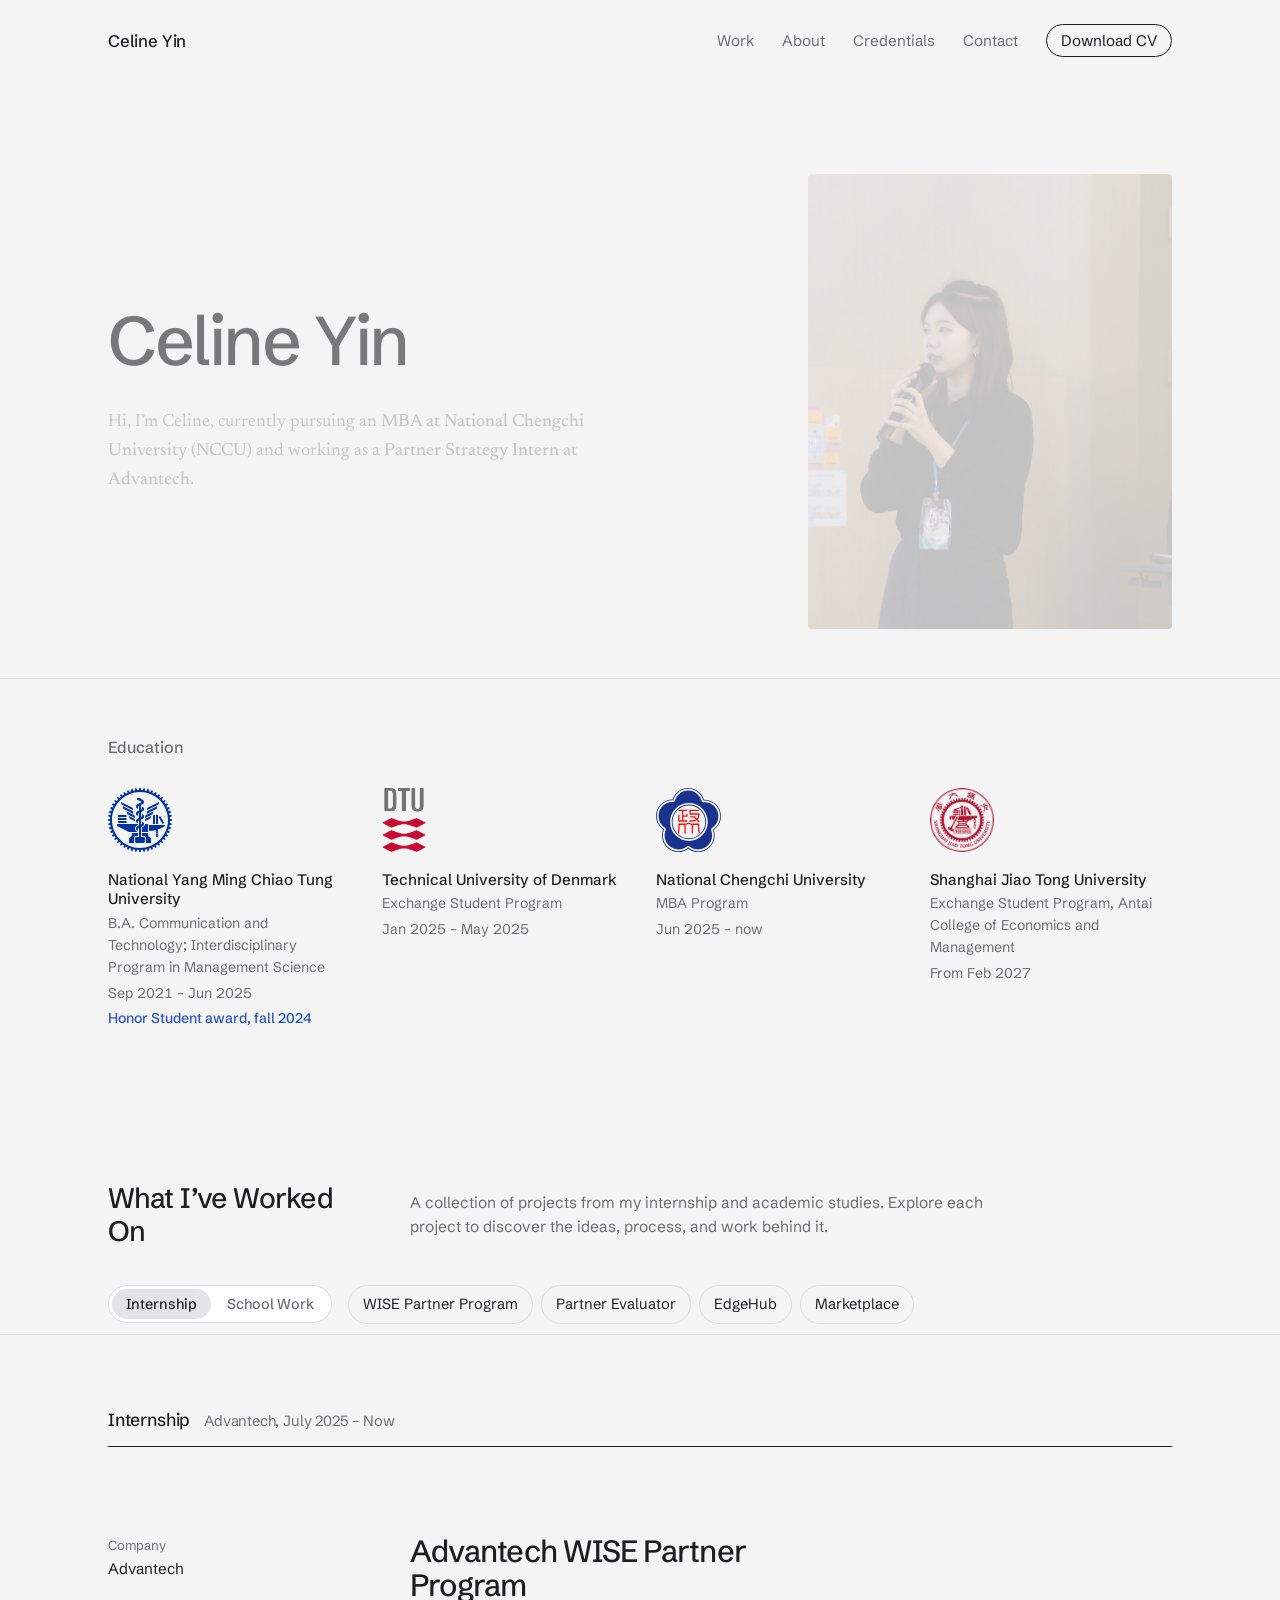
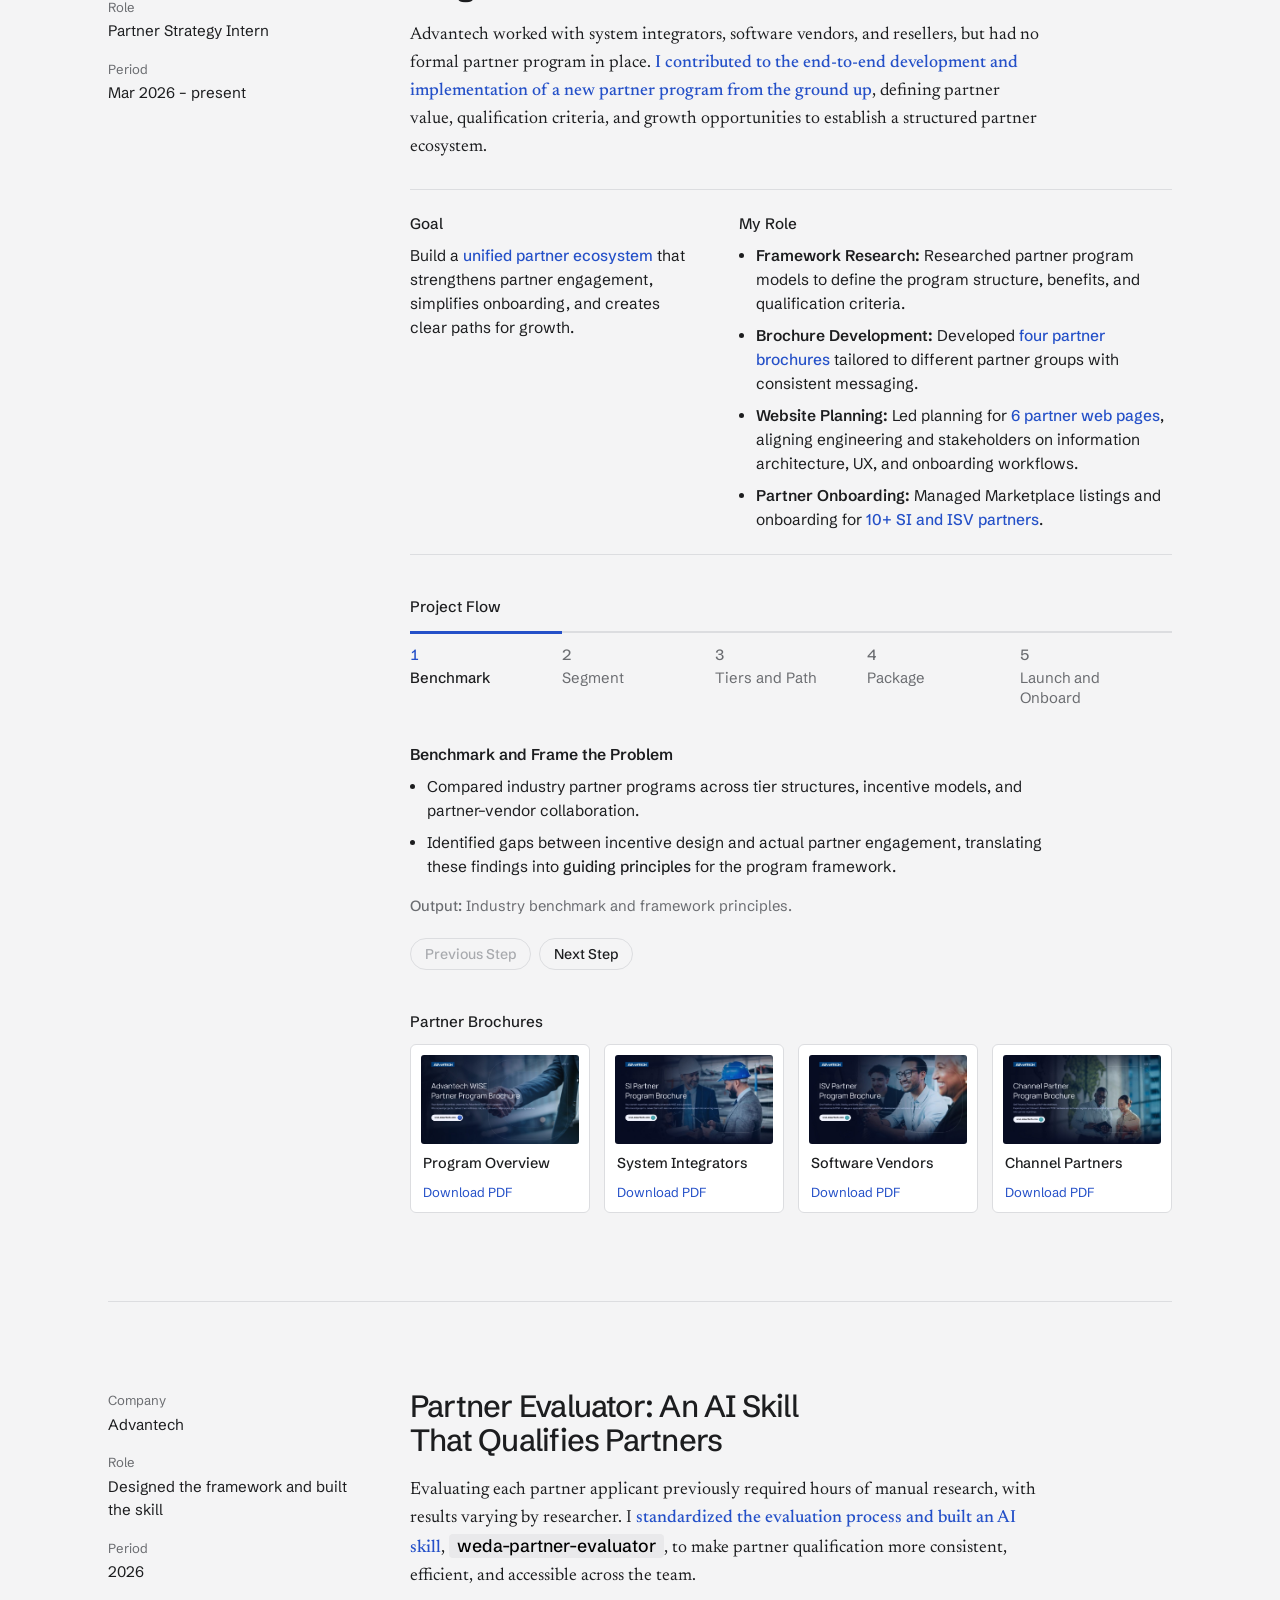
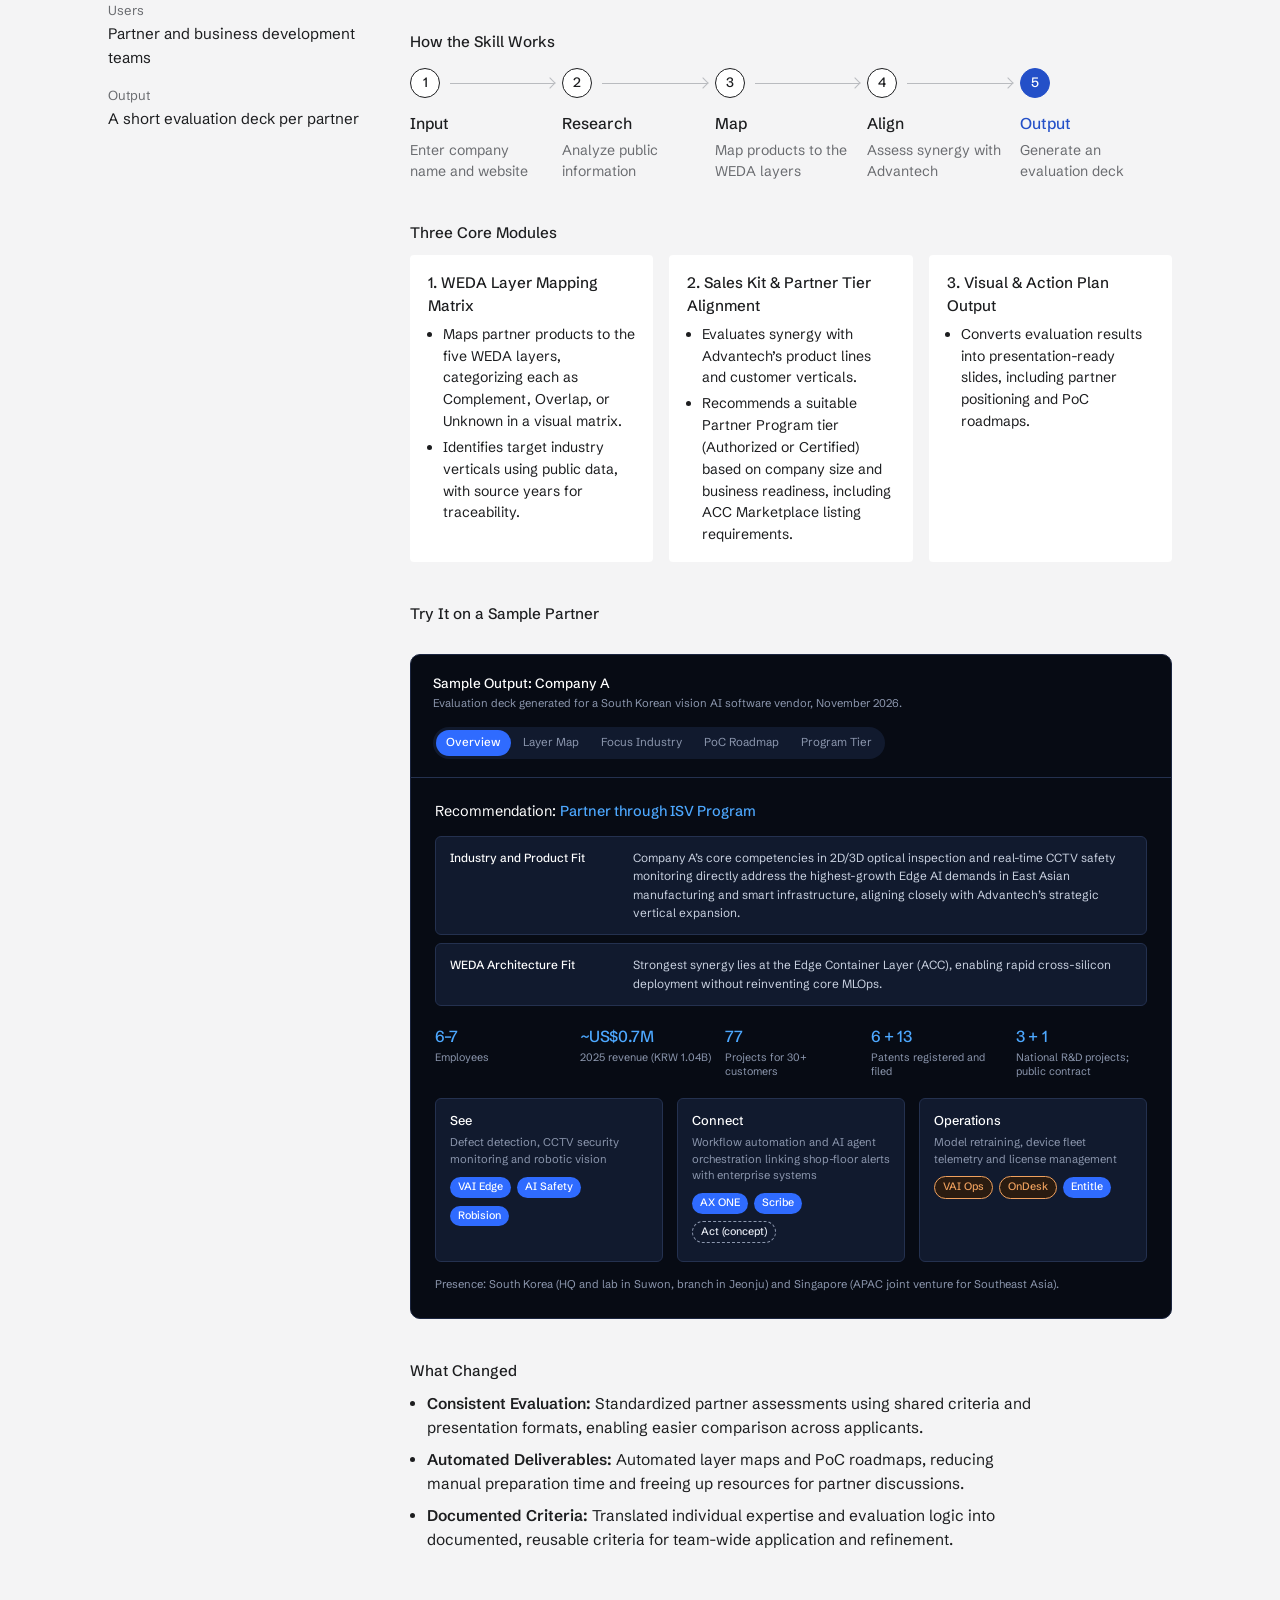
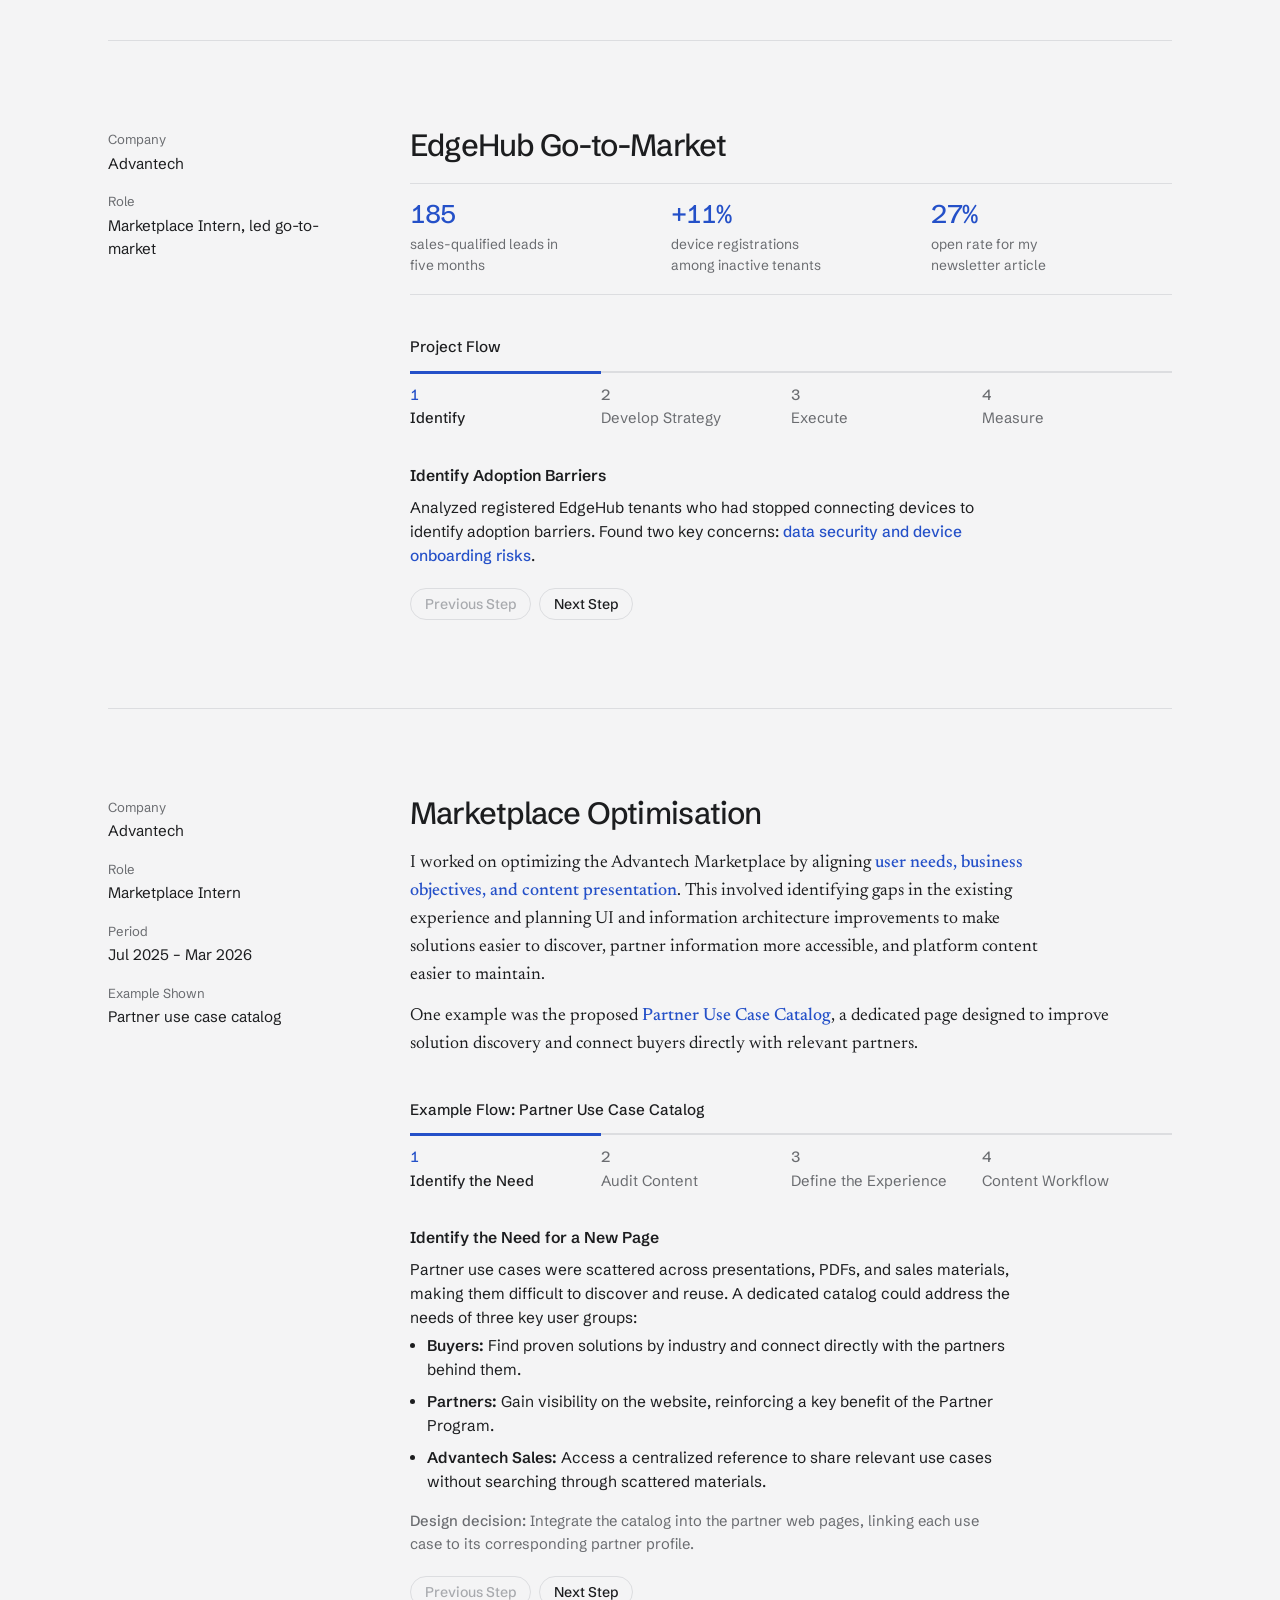
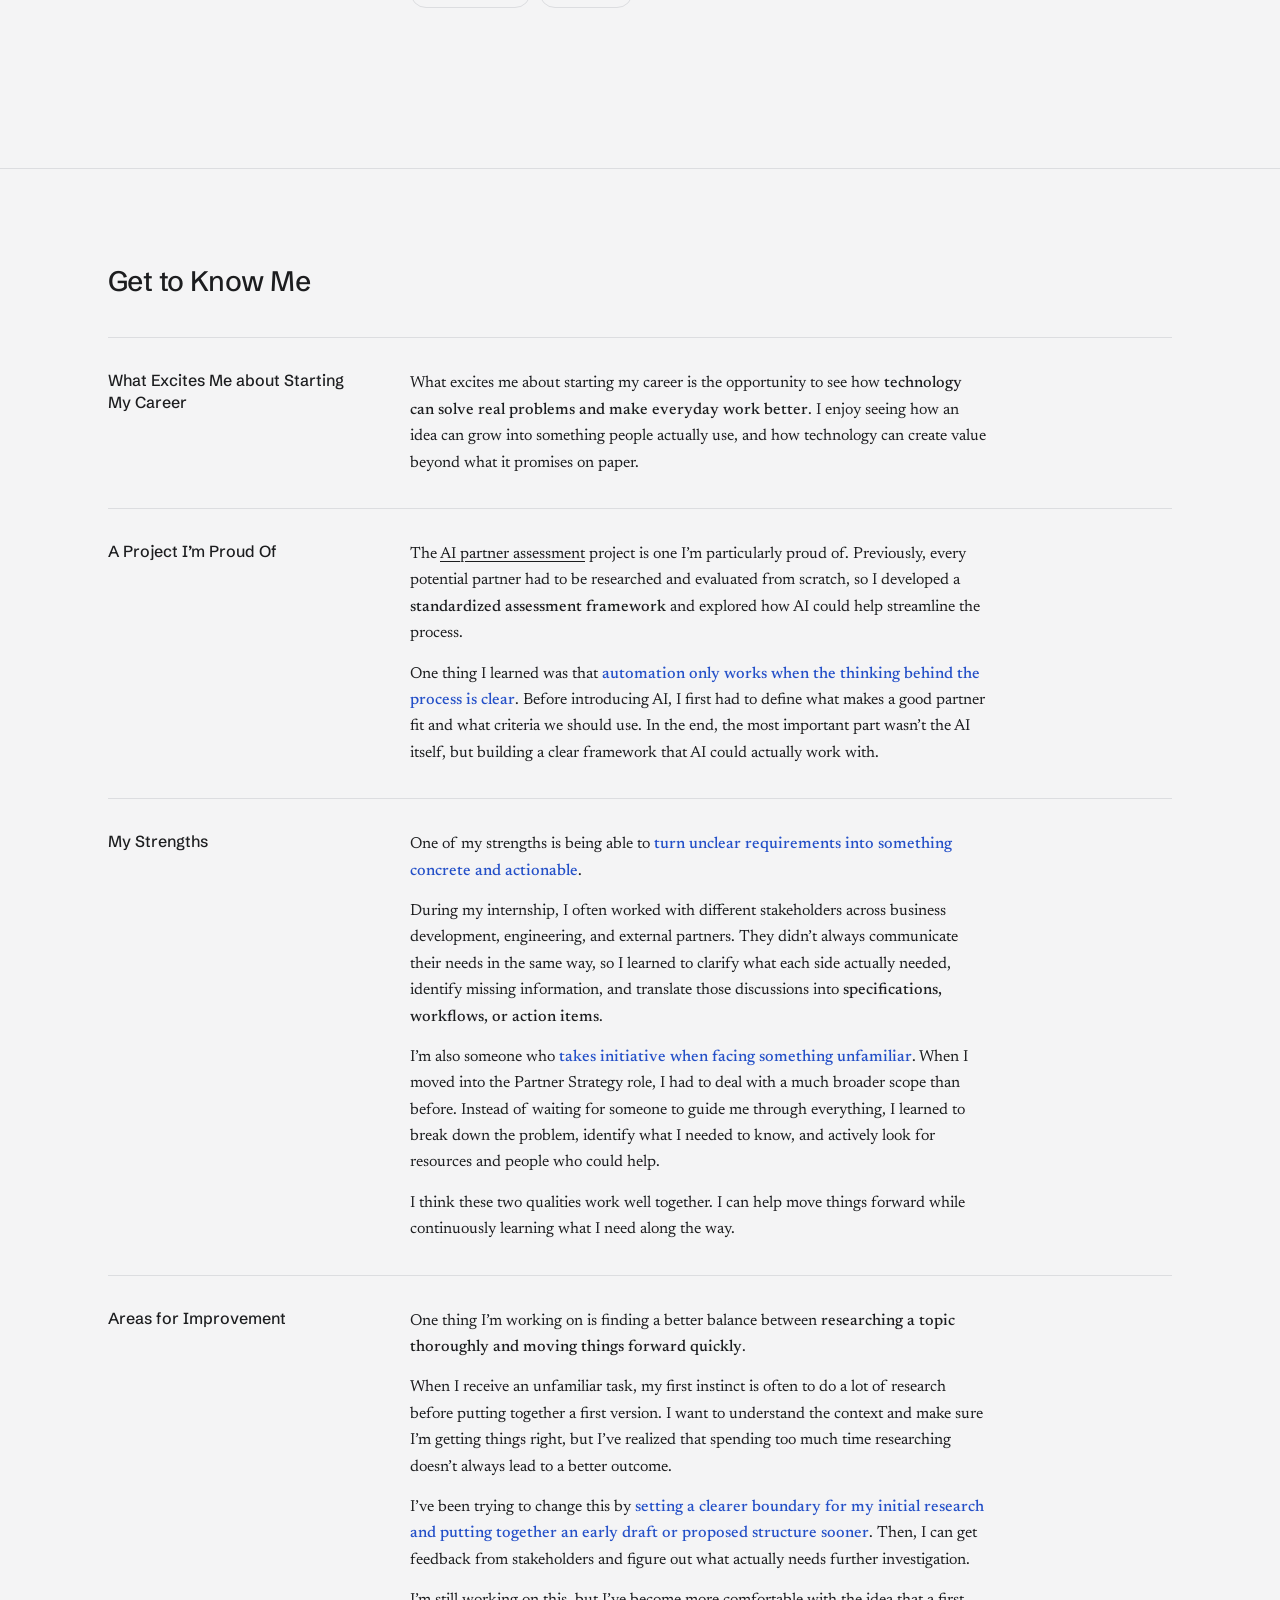
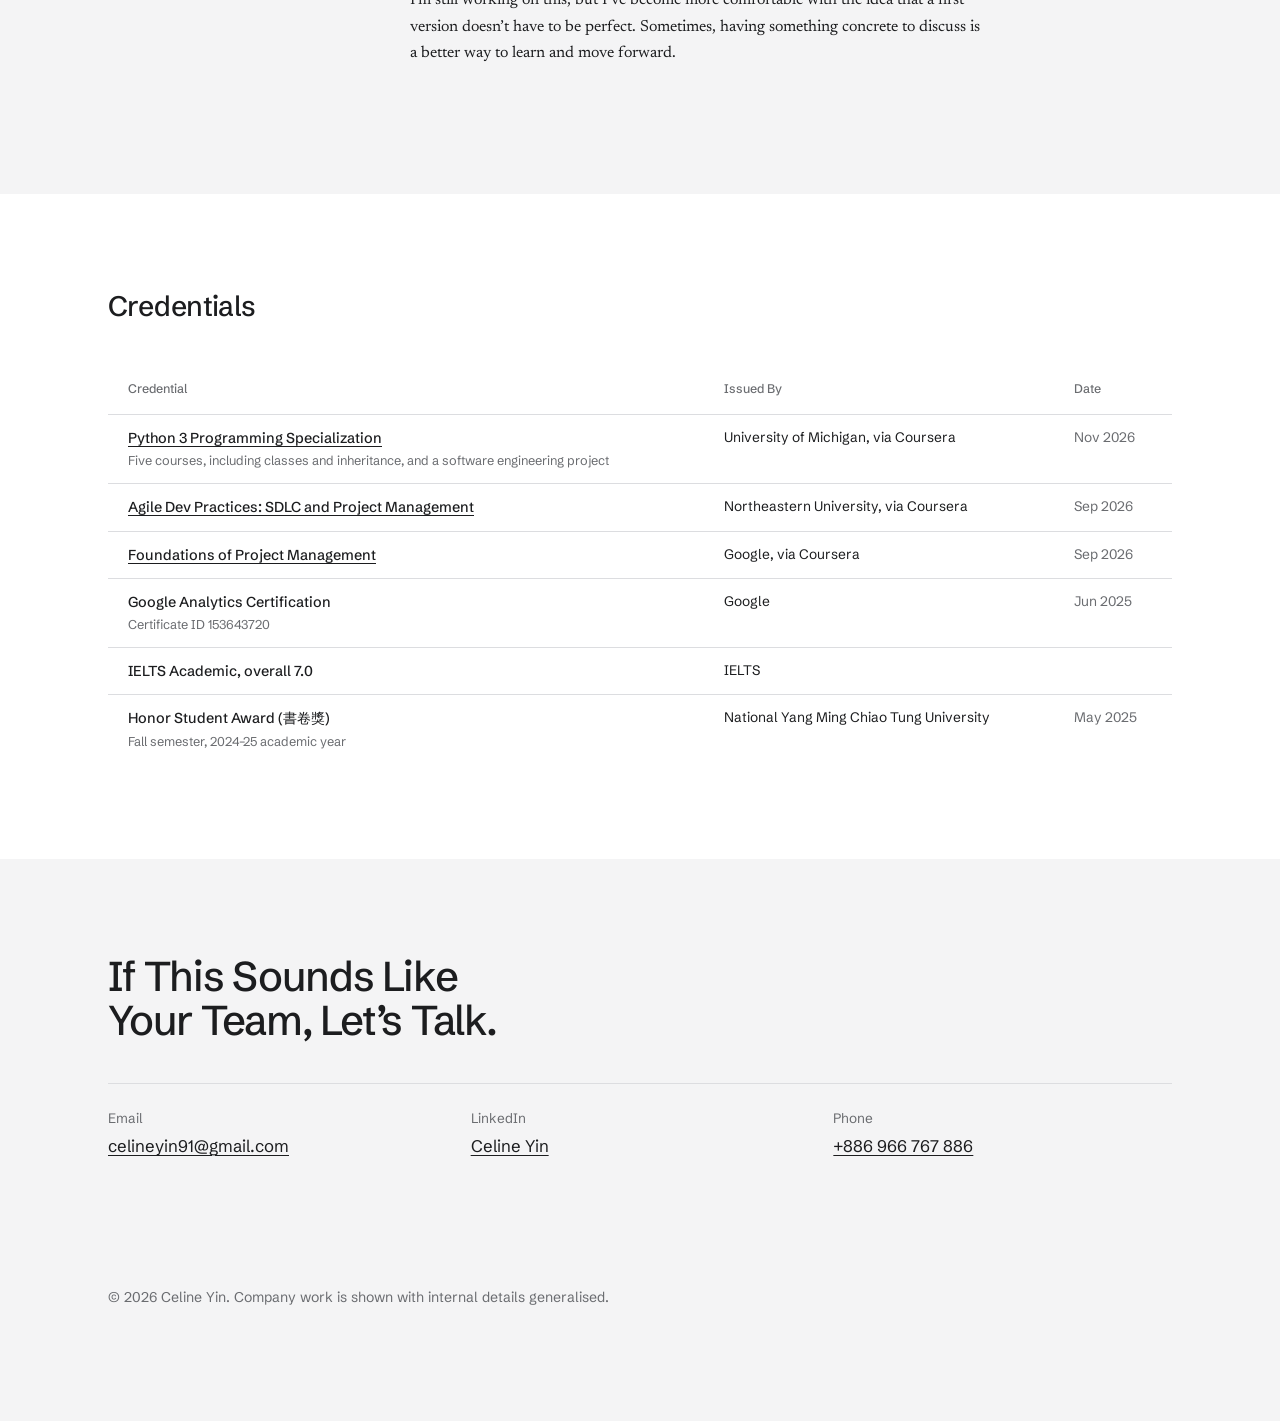
<file: internship.html>
<!DOCTYPE html><html lang="en"><head><meta charset="UTF-8"><title>Celine Yin</title><meta http-equiv="refresh" content="0; url=portfolio.html?filter=internship#work"><link rel="canonical" href="portfolio.html"></head><body><p><a href="portfolio.html?filter=internship#work">Go to internship work</a></p></body></html>
</file>
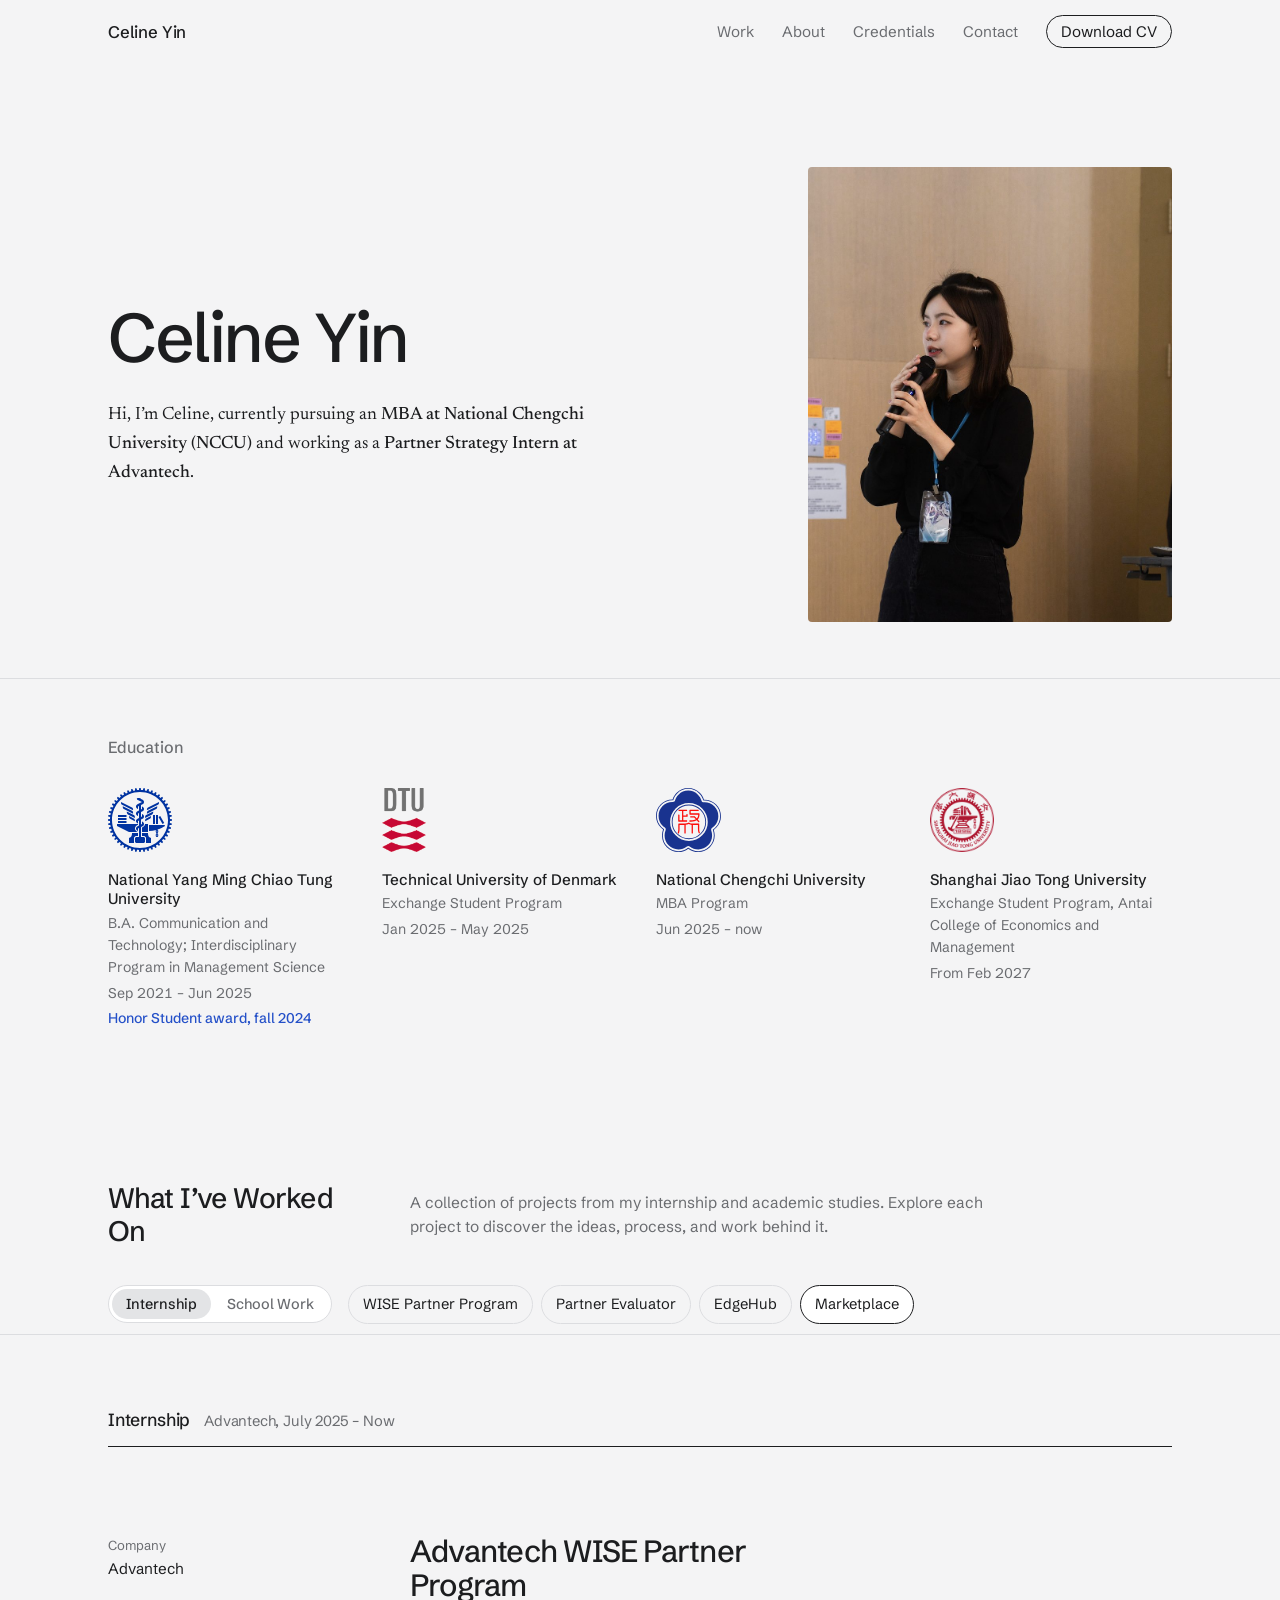
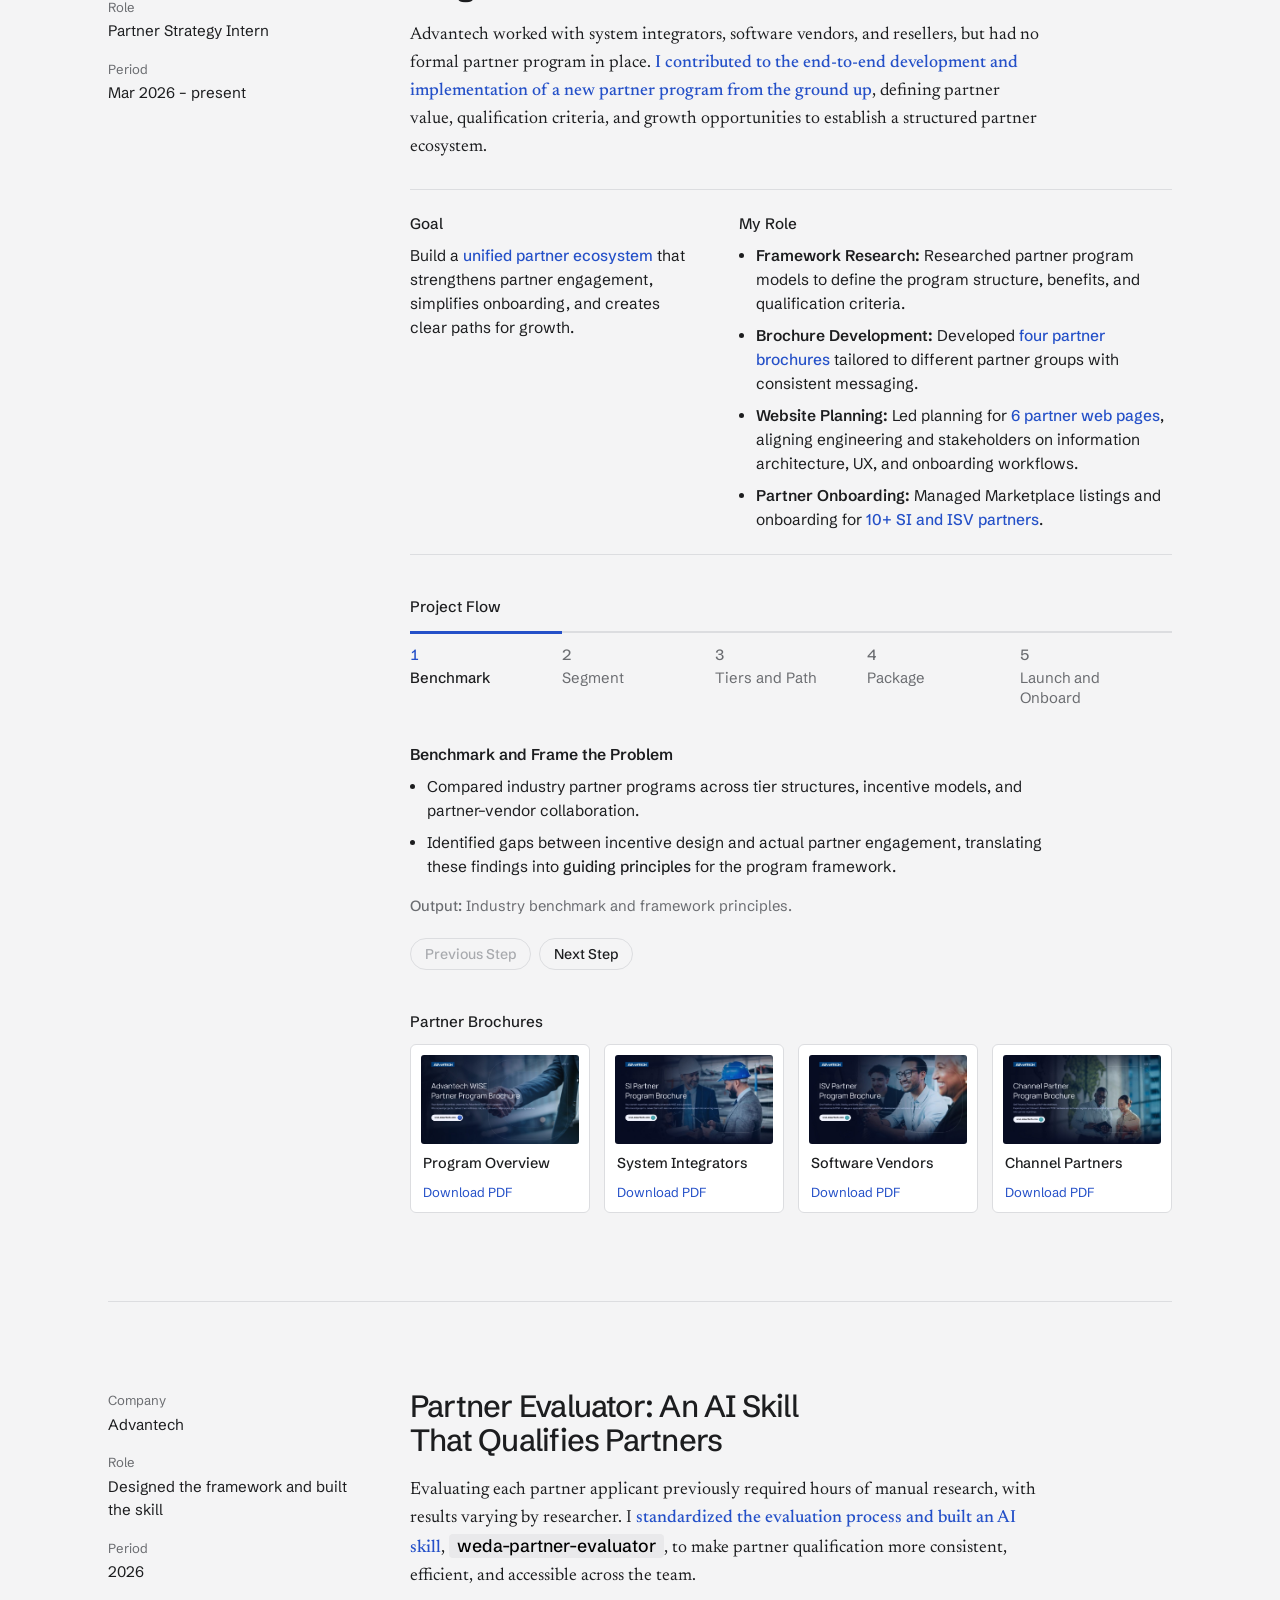
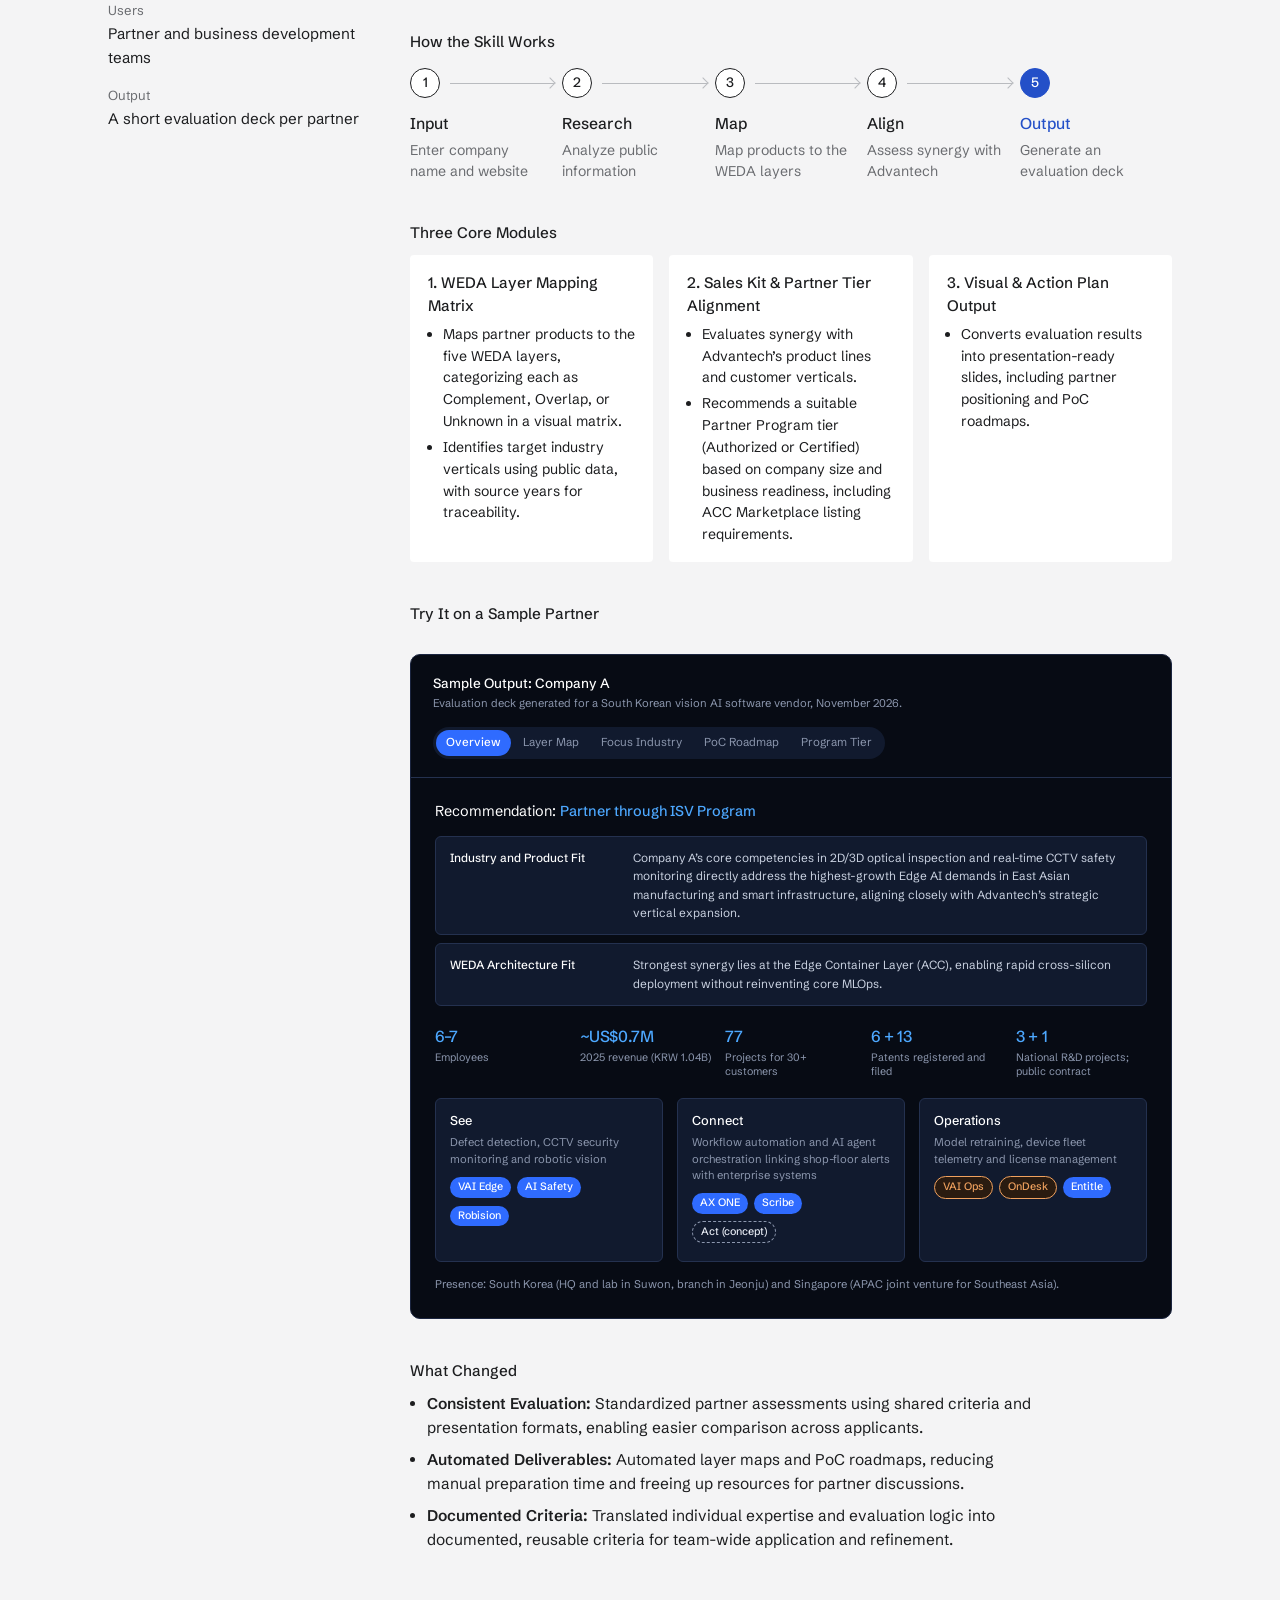
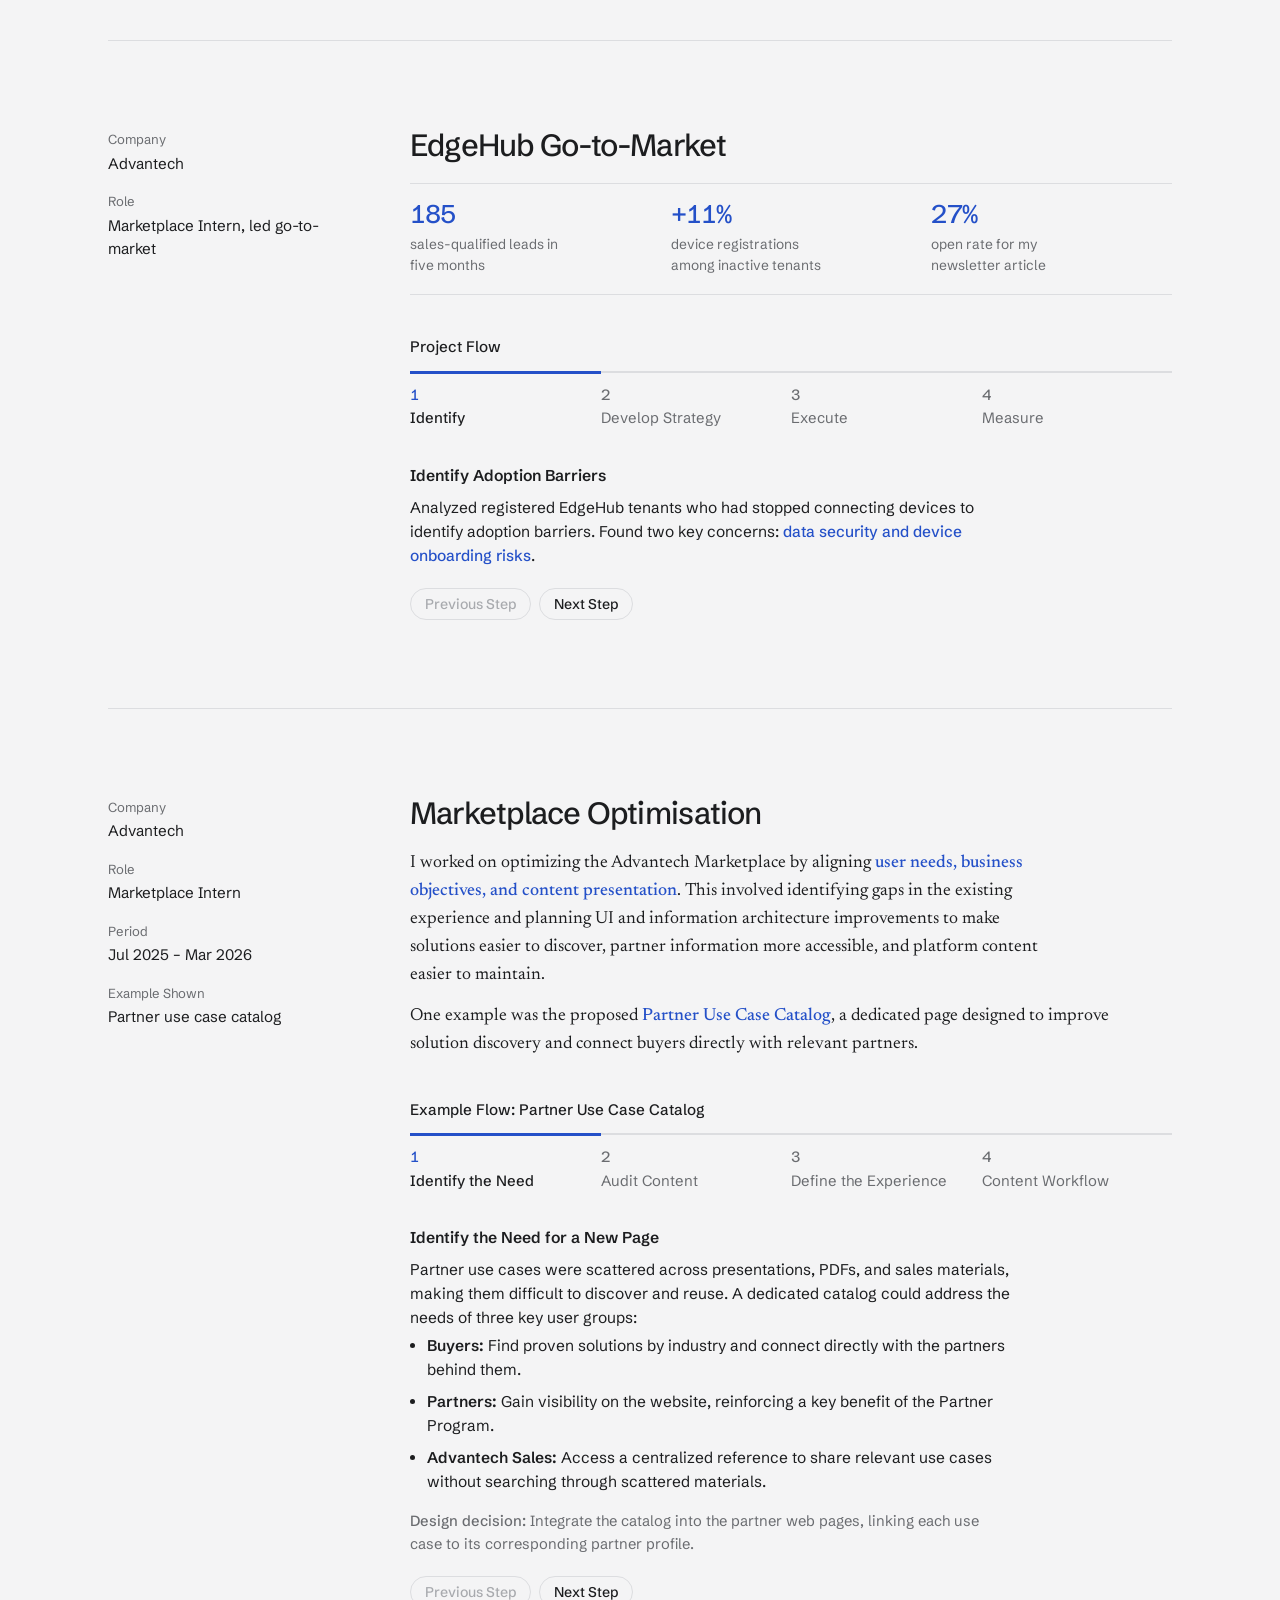
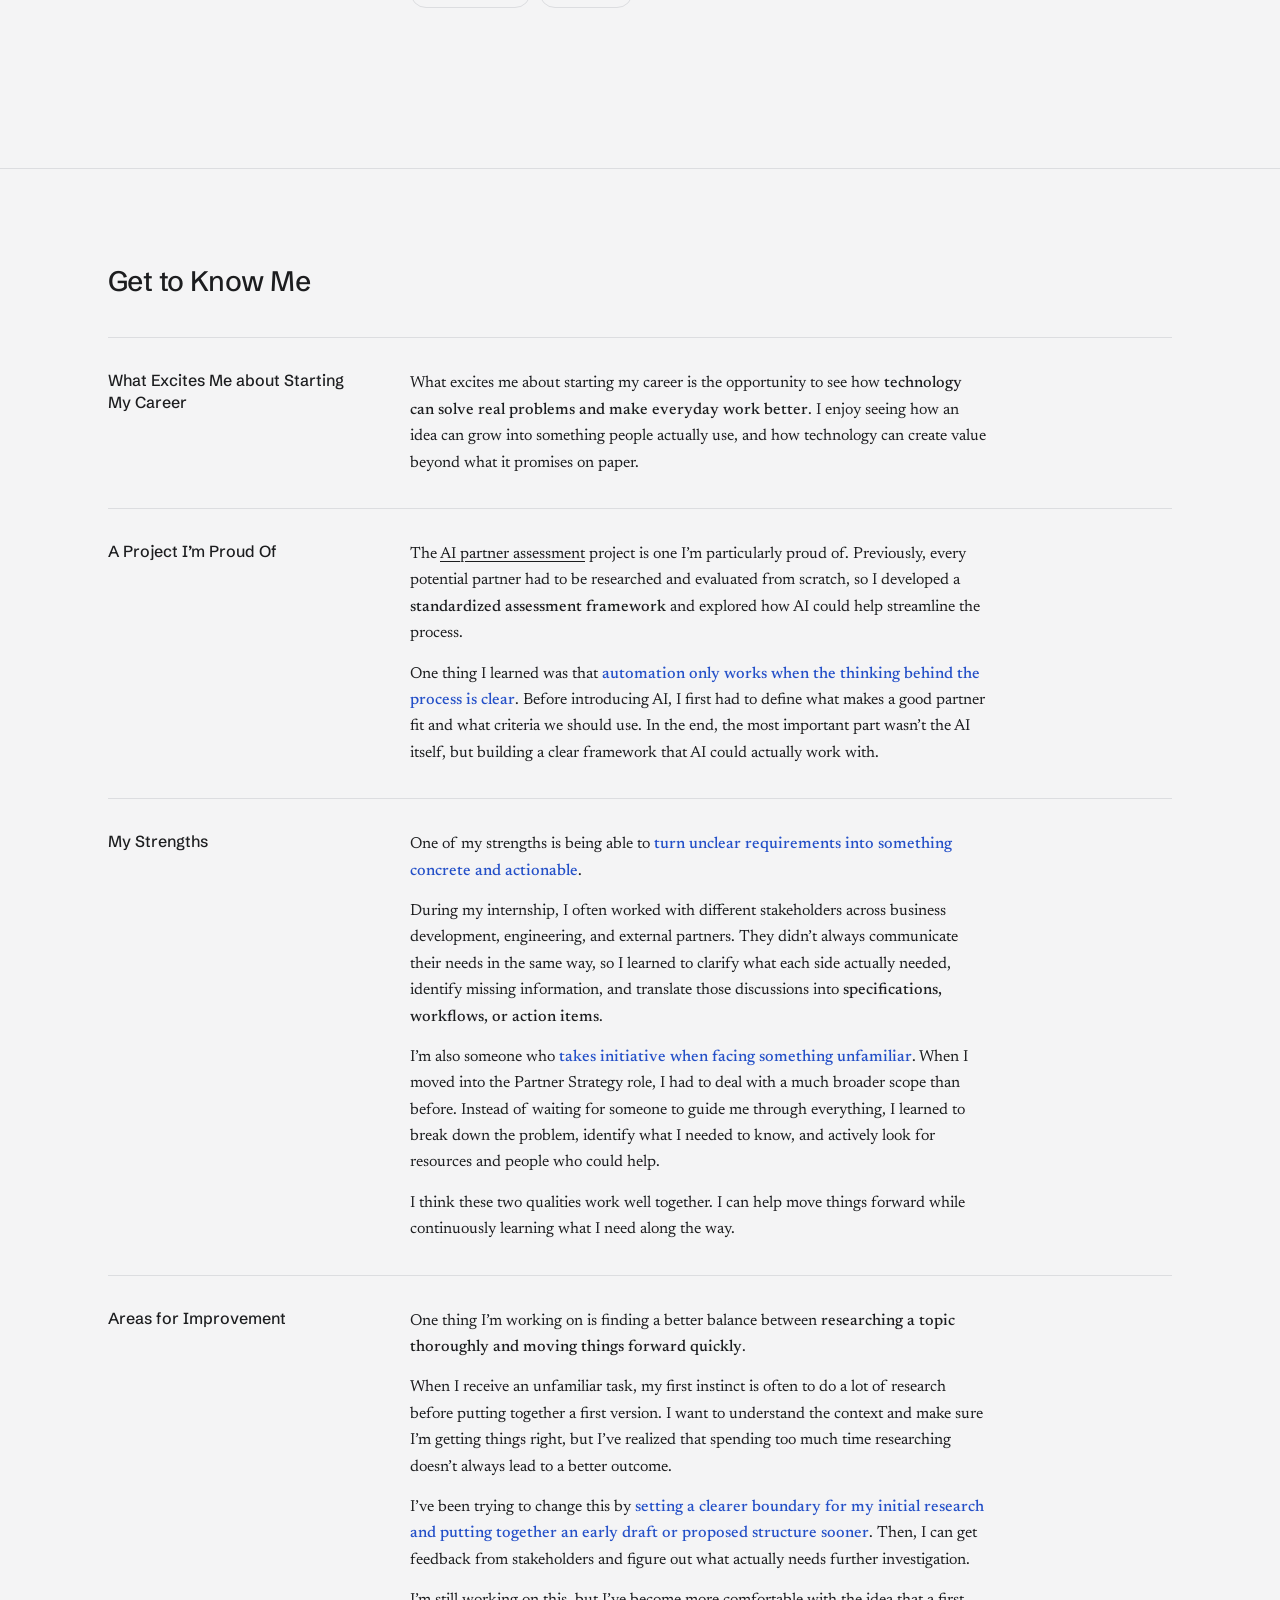
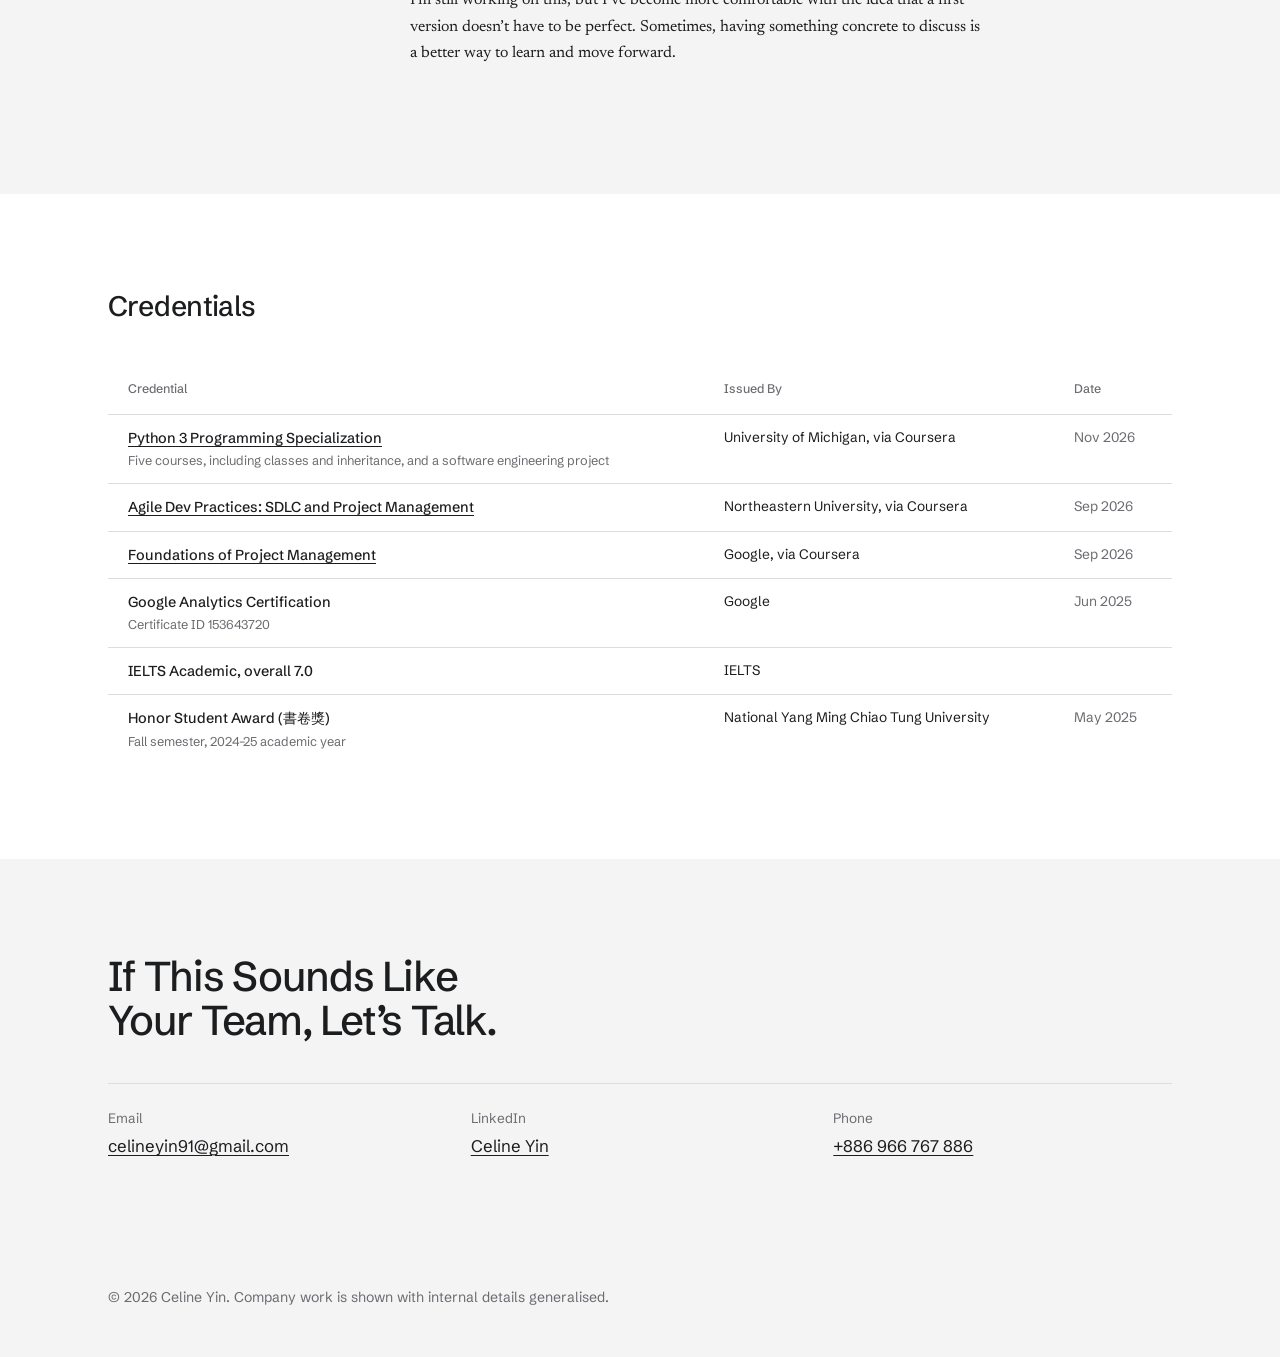
<file: portfolio.html>
<!DOCTYPE html>

<html class="no-js" lang="en">
<head>
<meta charset="utf-8"/>
<meta content="width=device-width, initial-scale=1.0" name="viewport"/>
<title>Celine Yin — Portfolio</title>
<meta content="Celine Yin: MBA candidate at NCCU and Partner Strategy Intern at Advantech. Internship and school projects, background and credentials." name="description"/>
<link href="https://fonts.googleapis.com" rel="preconnect"/>
<link crossorigin="" href="https://fonts.gstatic.com" rel="preconnect"/>
<link href="https://fonts.googleapis.com/css2?family=Newsreader:ital,opsz,wght@0,6..72,400;0,6..72,500;1,6..72,400&amp;family=Schibsted+Grotesk:wght@400;500;600&amp;display=swap" rel="stylesheet"/>
<link href="styles.css" rel="stylesheet"/>
</head>
<body>
<a class="skip" href="#main">Skip to content</a>
<nav aria-label="Main" class="site-nav">
<div class="wrap">
<a class="brand" href="#top">Celine Yin</a>
<ul class="nav-links">
<li><a href="#work">Work</a></li>
<li><a href="#about">About</a></li>
<li><a href="#credentials">Credentials</a></li>
<li><a href="#contact">Contact</a></li>
<li><a class="cv-link" download="" href="Celine_Yin_CV.pdf">Download CV</a></li>
</ul>
</div>
</nav>
<main id="main">
<header class="hero" id="top">
<div class="wrap">
<div class="hero-grid">
<div>
<h1 class="reveal">Celine Yin</h1>
<p class="intro reveal d2">Hi, I’m Celine, currently pursuing an <strong>MBA at National Chengchi University (NCCU)</strong> and working as a <strong>Partner Strategy Intern at Advantech</strong>.</p>
</div>
<figure class="hero-photo reveal d2">
<img alt="Celine presenting to an audience with a microphone" height="1145" src="img/celine-presenting.jpg" width="1100"/>
</figure>
</div>
</div>
</header>
<section aria-labelledby="edu-title" class="edu">
<div class="wrap">
<h2 class="edu-title" id="edu-title">Education</h2>
<ol class="edu-list">
<li><img alt="National Yang Ming Chiao Tung University logo" height="64" src="img/nycu.svg" width="64"/><b>National Yang Ming Chiao Tung University</b><span>B.A. Communication and Technology; Interdisciplinary Program in Management Science</span><span class="when">Sep 2021 – Jun 2025</span><span class="note-line">Honor Student award, fall 2024</span></li>
<li><img alt="Technical University of Denmark logo" height="64" src="img/dtu.png" width="44"/><b>Technical University of Denmark</b><span>Exchange Student Program</span><span class="when">Jan 2025 – May 2025</span></li>
<li><img alt="National Chengchi University logo" height="64" src="img/nccu.svg" width="64"/><b>National Chengchi University</b><span>MBA Program</span><span class="when">Jun 2025 – now</span></li>
<li class="next"><img alt="Shanghai Jiao Tong University logo" height="64" src="img/sjtu.png" width="64"/><b>Shanghai Jiao Tong University</b><span>Exchange Student Program, Antai College of Economics and Management</span><span class="when">From Feb 2027</span></li>
</ol>
</div>
</section>
<section aria-labelledby="work-title" class="work" id="work">
<div class="wrap">
<div class="section-head">
<h2 id="work-title">What I’ve Worked On</h2>
<p>A collection of projects from my internship and academic studies. Explore each project to discover the ideas, process, and work behind it.</p>
</div>
</div>
<div class="jump-bar">
<div class="wrap bar-inner">
<div aria-label="Filter projects" class="seg filter" role="group">
<button aria-pressed="true" data-filter="internship" type="button">Internship</button>
<button aria-pressed="false" data-filter="school" type="button">School Work</button>
</div>
<ul aria-label="Projects" class="jump">
<li data-group="internship"><a href="#case-partner-program">WISE Partner Program</a></li>
<li data-group="internship"><a href="#case-assessment">Partner Evaluator</a></li>
<li data-group="internship"><a href="#case-edgehub">EdgeHub</a></li>
<li data-group="internship"><a href="#case-usecase">Marketplace</a></li>
<li data-group="school"><a href="#case-thesis">Master’s Thesis</a></li>
<li data-group="school"><a href="#case-mobile-ear">Mobile Ear</a></li>
<li data-group="school"><a href="#case-social">Social Platforms</a></li>
</ul>
</div>
</div>
<div class="wrap" id="cases">
<p class="group-label" data-group="internship">Internship <span>Advantech, July 2025 – Now</span></p>
<article class="case" data-group="internship" data-tags="program account product" id="case-partner-program">
<div class="case-grid">
<aside class="case-meta">
<dl>
<div><dt>Company</dt><dd>Advantech</dd></div>
<div><dt>Role</dt><dd>Partner Strategy Intern</dd></div>
<div><dt>Period</dt><dd>Mar 2026 – present</dd></div>
</dl>
</aside>
<div>
<h3>Advantech WISE Partner Program</h3>
<p class="lede">Advantech worked with system integrators, software vendors, and resellers, but had no formal partner program in place. <strong class="hl">I contributed to the end-to-end development and implementation of a new partner program from the ground up</strong>, defining partner value, qualification criteria, and growth opportunities to establish a structured partner ecosystem.</p>
<div class="goal-role">
<div class="gr-goal"><h4>Goal</h4><p>Build a <strong class="hl">unified partner ecosystem</strong> that strengthens partner engagement, simplifies onboarding, and creates clear paths for growth.</p></div>
<div class="gr-role"><h4>My Role</h4>
<ul><li><strong class="lbl">Framework Research:</strong> Researched partner program models to define the program structure, benefits, and qualification criteria.</li>
<li><strong class="lbl">Brochure Development:</strong> Developed <strong class="hl">four partner brochures</strong> tailored to different partner groups with consistent messaging.</li>
<li><strong class="lbl">Website Planning:</strong> Led planning for <strong class="hl">6 partner web pages</strong>, aligning engineering and stakeholders on information architecture, UX, and onboarding workflows.</li>
<li><strong class="lbl">Partner Onboarding:</strong> Managed Marketplace listings and onboarding for <strong class="hl">10+ SI and ISV partners</strong>.</li></ul></div>
</div>
<h4>Project Flow</h4>
<div class="stepper" data-stepper="">
<ol aria-label="WISE Partner Program project flow" class="stepper-tabs" role="tablist">
<li role="presentation"><button aria-controls="pp-p1" id="pp-t1" role="tab"><span class="n">1</span>Benchmark</button></li>
<li role="presentation"><button aria-controls="pp-p2" id="pp-t2" role="tab"><span class="n">2</span>Segment</button></li>
<li role="presentation"><button aria-controls="pp-p3" id="pp-t3" role="tab"><span class="n">3</span>Tiers and Path</button></li>
<li role="presentation"><button aria-controls="pp-p4" id="pp-t4" role="tab"><span class="n">4</span>Package</button></li>
<li role="presentation"><button aria-controls="pp-p5" id="pp-t5" role="tab"><span class="n">5</span>Launch and Onboard</button></li>
</ol>
<div aria-labelledby="pp-t1" class="step-panel text-only" id="pp-p1" role="tabpanel">
<div><h5>Benchmark and Frame the Problem</h5><ul>
<li>Compared industry partner programs across tier structures, incentive models, and partner–vendor collaboration.</li>
<li>Identified gaps between incentive design and actual partner engagement, translating these findings into <strong>guiding principles</strong> for the program framework.</li>
</ul>
<p class="out"><b>Output:</b> Industry benchmark and framework principles.</p></div>
</div>
<div aria-labelledby="pp-t2" class="step-panel text-only" hidden="" id="pp-p2" role="tabpanel">
<div><h5>Segment Partners by What They Do</h5><ul>
<li>Defined three partner tracks: System Integrators, Software Vendors, and Channel Partners, while accommodating other collaborators such as AI accelerator partners.</li>
<li>Clarified each track’s target partner profile, business model, and role within the ecosystem, helping prospective partners quickly identify where they fit.</li>
<li>Validated the segmentation against existing partners to ensure each partner could be assigned to one clearly defined track.</li></ul></div>
</div>
<div aria-labelledby="pp-t3" class="step-panel text-only" hidden="" id="pp-p3" role="tabpanel">
<div><h5>Design Tiers and a Partner Growth Path</h5><ul>
<li>Established <strong>four partnership tiers</strong> — Authorized, Certified, Advanced, and Strategic — with clear milestones and qualification criteria for progression.</li>
<li>Structured tier benefits across three dimensions: Commercial, Marketing, and Technical Support, with increasing value at each level.</li>
<li>Connected partner enablement, joint go-to-market opportunities, and revenue growth into one operating model, helping partners progress from one-off projects to repeatable solutions.</li>
</ul>
<p class="out"><b>Output:</b> Partner tier framework and Partner Success Roadmap.</p></div>
</div>
<div aria-labelledby="pp-t4" class="step-panel text-only" hidden="" id="pp-p4" role="tabpanel">
<div><h5>Turn the Framework into Partner-Facing Materials</h5><ul>
<li><strong class="hl">Developed four English-language brochures</strong>: an overall program overview and dedicated guides for System Integrators, Software Vendors, and Channel Partners, using a consistent structure to communicate program value, tier benefits, qualification criteria, and application steps.</li>
<li><span class="hl">Independently presented the program</span> to prospective partners in English, explaining its value proposition and partnership opportunities.</li></ul>
<p class="out"><b>Output:</b> Four-brochure set, versioned as 2026 V1.</p></div>
</div>
<div aria-labelledby="pp-t5" class="step-panel text-only" hidden="" id="pp-p5" role="tabpanel">
<div><h5>Bring the Program into Practice</h5><ul>
<li>Led planning for <strong class="hl">six partner web pages</strong>, covering information architecture, application data requirements, and the backend onboarding workflow. Pages are currently in development.</li>
<li>Onboarded <strong class="hl">10+ System Integrator and Software Vendor partners</strong> to the Marketplace, introducing the program and its benefits in English.</li>
<li>Built a standardized <a href="#case-assessment">partner evaluation tool</a> to assess applicants against consistent qualification criteria.</li></ul>
<p class="out"><b>Output:</b> Partner website plan, Marketplace partner onboarding, and partner evaluation tool.</p></div>
</div>
<div class="stepper-nav"><button data-prev="" type="button">Previous Step</button><button data-next="" type="button">Next Step</button></div>
</div><div class="brochures"><h4>Partner Brochures</h4><div class="dl-grid4"><a class="dl-card" download="" href="files/WISE_Partner_Program_Brochure.pdf"><img alt="Cover of the Advantech WISE Partner Program brochure" loading="lazy" src="img/br01-p1.jpg"/><span class="dl-name">Program Overview</span><span class="dl-act">Download PDF</span></a><a class="dl-card" download="" href="files/WISE_SI_Partner_Brochure.pdf"><img alt="Cover of the SI Partner Program brochure" loading="lazy" src="img/br02-p1.jpg"/><span class="dl-name">System Integrators</span><span class="dl-act">Download PDF</span></a><a class="dl-card" download="" href="files/WISE_ISV_Partner_Brochure.pdf"><img alt="Cover of the ISV Partner Program brochure" loading="lazy" src="img/br03-p1.jpg"/><span class="dl-name">Software Vendors</span><span class="dl-act">Download PDF</span></a><a class="dl-card" download="" href="files/WISE_Channel_Partner_Brochure.pdf"><img alt="Cover of the Channel Partner Program brochure" loading="lazy" src="img/br04-p1.jpg"/><span class="dl-name">Channel Partners</span><span class="dl-act">Download PDF</span></a></div></div>
</div>
</div>
</article>
<!-- ============ Case 2 ============ -->
<article class="case" data-group="internship" data-tags="solutions account program" id="case-assessment">
<div class="case-grid">
<aside class="case-meta">
<dl>
<div><dt>Company</dt><dd>Advantech</dd></div>
<div><dt>Role</dt><dd>Designed the framework and built the skill</dd></div>
<div><dt>Period</dt><dd>2026</dd></div>
<div><dt>Users</dt><dd>Partner and business development teams</dd></div>
<div><dt>Output</dt><dd>A short evaluation deck per partner</dd></div>
</dl>
</aside>
<div>
<h3>Partner Evaluator: An AI Skill That Qualifies Partners</h3>
<p class="lede">Evaluating each partner applicant previously required hours of manual research, with results varying by researcher. I <strong class="hl">standardized the evaluation process and built an AI skill</strong>, <code class="skill">weda-partner-evaluator</code>, to make partner qualification more consistent, efficient, and accessible across the team.</p>
<h4>How the Skill Works</h4>
<ol class="pflow"><li><span class="dot">1</span><b>Input</b><span>Enter company name and website</span></li><li><span class="dot">2</span><b>Research</b><span>Analyze public information</span></li><li><span class="dot">3</span><b>Map</b><span>Map products to the WEDA layers</span></li><li><span class="dot">4</span><b>Align</b><span>Assess synergy with Advantech</span></li><li class="end"><span class="dot">5</span><b>Output</b><span>Generate an evaluation deck</span></li></ol>
<h4>Three Core Modules</h4>
<div class="blueprint compact"><div><h5>1. WEDA Layer Mapping Matrix</h5><ul class="mod-ul"><li>Maps partner products to the five WEDA layers, categorizing each as Complement, Overlap, or Unknown in a visual matrix.</li><li>Identifies target industry verticals using public data, with source years for traceability.</li></ul></div><div><h5>2. Sales Kit &amp; Partner Tier Alignment</h5><ul class="mod-ul"><li>Evaluates synergy with Advantech’s product lines and customer verticals.</li><li>Recommends a suitable Partner Program tier (Authorized or Certified) based on company size and business readiness, including ACC Marketplace listing requirements.</li></ul></div><div><h5>3. Visual &amp; Action Plan Output</h5><ul class="mod-ul"><li>Converts evaluation results into presentation-ready slides, including partner positioning and PoC roadmaps.</li></ul></div></div>
<h4>Try It on a Sample Partner</h4>
<div class="demo deckstyle" data-tabs="">
<div class="demo-head"><div class="dh-text"><b>Sample Output: Company A</b><span>Evaluation deck generated for a South Korean vision AI software vendor, November 2026.</span></div><div aria-label="Evaluator output" class="demo-tabs" role="tablist"><button aria-controls="d-p0" id="d-t0" role="tab">Overview</button>
<button aria-controls="d-p1" id="d-t1" role="tab">Layer Map</button>
<button aria-controls="d-p5" id="d-t5" role="tab">Focus Industry</button>
<button aria-controls="d-p4" id="d-t4" role="tab">PoC Roadmap</button>
<button aria-controls="d-p3" id="d-t3" role="tab">Program Tier</button></div></div>
<div aria-labelledby="d-t0" class="demo-panel" id="d-p0" role="tabpanel">
<p class="ov-reco">Recommendation: <strong class="hl">Partner through ISV Program</strong></p>
<dl class="ov-fit">
<div><dt>Industry and Product Fit</dt><dd>Company A’s core competencies in 2D/3D optical inspection and real-time CCTV safety monitoring directly address the highest-growth Edge AI demands in East Asian manufacturing and smart infrastructure, aligning closely with Advantech’s strategic vertical expansion.</dd></div>
<div><dt>WEDA Architecture Fit</dt><dd>Strongest synergy lies at the Edge Container Layer (ACC), enabling rapid cross-silicon deployment without reinventing core MLOps.</dd></div>
</dl>
<div class="ov-facts">
<div><b>6–7</b><span>Employees</span></div>
<div><b>~US$0.7M</b><span>2025 revenue (KRW 1.04B)</span></div>
<div><b>77</b><span>Projects for 30+ customers</span></div>
<div><b>6 + 13</b><span>Patents registered and filed</span></div>
<div><b>3 + 1</b><span>National R&amp;D projects; public contract</span></div>
</div>
<div class="ov-port">
<div><h5>See</h5><p>Defect detection, CCTV security monitoring and robotic vision</p><span class="chip comp">VAI Edge</span><span class="chip comp">AI Safety</span><span class="chip comp">Robision</span></div>
<div><h5>Connect</h5><p>Workflow automation and AI agent orchestration linking shop-floor alerts with enterprise systems</p><span class="chip comp">AX ONE</span><span class="chip comp">Scribe</span><span class="chip unk">Act (concept)</span></div>
<div><h5>Operations</h5><p>Model retraining, device fleet telemetry and license management</p><span class="chip over">VAI Ops</span><span class="chip over">OnDesk</span><span class="chip comp">Entitle</span></div>
</div>
<p class="ov-loc">Presence: South Korea (HQ and lab in Suwon, branch in Jeonju) and Singapore (APAC joint venture for Southeast Asia).</p>
</div><div aria-labelledby="d-t1" class="demo-panel" hidden="" id="d-p1" role="tabpanel">
<table class="layers"><colgroup><col style="width:11%"/><col style="width:21%"/><col style="width:28%"/><col style="width:40%"/></colgroup>
<thead><tr><th></th><th>WEDA Layer</th><th>WEDA Provides</th><th>Company A Products</th></tr></thead>
<tbody>
<tr><td class="grp" rowspan="2">WEDA Cloud</td><td>Enterprise and AI agent systems</td><td>ERP, MES and MLOps connect by API; MCP servers bridge AI agents</td><td><span class="chip comp">AX ONE</span><span class="chip comp">Scribe</span><span class="chip unk">Act (concept)</span><small>AX ONE and Scribe connect through WEDA MCP servers and REST APIs; inspection anomalies feed customer MES and ERP quality modules.</small></td></tr>
<tr><td>Management console (WEDA Core)</td><td>Device, container and AI-model management, fleet OTA, digital twin, provisioning</td><td><span class="chip over">VAI Ops</span><span class="chip over">OnDesk</span><span class="chip comp">Entitle</span></td></tr>
<tr><td class="grp" rowspan="3">WEDA Edge</td><td>Node (device agent)</td><td>Auto-provisioning, telemetry, health monitoring, TCP tunnel, container client</td><td><small>No product placed at this layer.</small></td></tr>
<tr><td>Ready-to-dev containers (ACC)</td><td>LLM, VLM, RAG, YOLO, ROS2, computer vision and agentic AI containers</td><td><span class="chip comp">VAI Edge</span><span class="chip comp">AI Safety</span><span class="chip comp">Robision</span><small>Packaging as ACC decouples the algorithms from OS and driver dependencies, so they can run across Jetson, Intel and Qualcomm platforms managed by WEDA Node.</small></td></tr>
<tr><td>Hardware and silicon</td><td>Advantech edge hardware; AMD, Intel, NVIDIA, NXP, Qualcomm</td><td><small>High-resolution 2D and 3D cameras and multi-stream CCTV inference need rugged, high-TOPS edge AI boxes, which pulls through demand for Advantech edge AI systems.</small></td></tr>
</tbody>
</table>
<div class="legend">Relationship to WEDA: <span class="chip comp">Complement</span><span class="chip over">Overlap</span><span class="chip unk">Concept</span></div>
</div><div aria-labelledby="d-t5" class="demo-panel" hidden="" id="d-p5" role="tabpanel">
<p>Each candidate industry is placed by how much evidence the partner has, and how strong Advantech’s existing foothold is. The position decides where to lead and what to validate first.</p>
<div class="fi">
<div aria-label="Focus industry matrix" class="fi-matrix">
<span class="fi-q tl">Needs a foothold</span><span class="fi-q tr">Lead with</span><span class="fi-q bl">Park</span><span class="fi-q br">Validate first</span>
<span class="fi-b b1" style="left:56%;top:24%"><b>1</b>Industrial Automation</span>
<span class="fi-b b2" style="left:30%;top:46%"><b>2</b>Smart City and CCTV Safety</span>
<span class="fi-b b3" style="left:56%;top:74%"><b>3</b>Robotics</span>
<span class="fi-ax y">Partner’s proven evidence</span><span class="fi-ax x">Advantech existing foothold</span>
</div>
<ol class="fi-list">
<li><h5><span>1</span>Industrial Automation</h5><p><strong class="lbl">Target customers:</strong> Korean semiconductor, display and EMS plants running valve, glass and PCB inspection (partner-stated).</p><p class="fi-note">VAI Edge inspection cases provide the strongest supporting evidence, while Advantech’s collaboration with Neurocle on the AIR-355 offers an additional reference point.</p></li>
<li><h5><span>2</span>Smart City and CCTV Safety</h5><p><strong class="lbl">Target customers:</strong> Plant safety managers at Korean manufacturing sites; municipal and public-sector CCTV control centers.</p><p class="fi-note">Advantech can leverage its existing customer base to initiate a pilot. CCTV compatibility remains subject to further confirmation with Company A.</p></li>
<li><h5><span>3</span>Robotics</h5><p><strong class="lbl">Target customers:</strong> AMR makers and warehouse integrators.</p></li>
</ol>
</div>
<p class="fi-foot">Positions are a qualitative read of public evidence and Advantech precedent, not a score.</p>
</div>
<div aria-labelledby="d-t4" class="demo-panel" hidden="" id="d-p4" role="tabpanel">
<p>For each focus industry, the skill drafts joint entry points from a first test to a full rollout, with a gate before each next step.</p>
<table class="roadmap">
<thead><tr><th></th><th><span>1</span>Prototype</th><th><span>2</span>Pilot</th><th><span>3</span>Scale</th></tr></thead>
<tbody>
<tr><td class="row">Industrial Automation</td><td data-stage="Prototype">1-week free test on the customer’s own sample data<span class="gate">Gate: agreed pass criteria met</span></td><td data-stage="Pilot">Single-line live pilot; package as the ACC PoC for the Certified upgrade<span class="gate">Gate: pilot meets the agreed criteria</span></td><td data-stage="Scale">Multi-line rollout with WEDA model versioning and OTA</td></tr>
<tr><td class="row">Smart City and CCTV Safety</td><td data-stage="Prototype">Confirm AI Safety runs on existing CCTV streams (Company A to confirm)<span class="gate">Gate: compatibility confirmed</span></td><td data-stage="Pilot">Safety pilot inside Advantech Korea’s existing manufacturing accounts<span class="gate">Gate: result usable as a customer reference</span></td><td data-stage="Scale">Public-sector bids with a local SI as prime contractor; multi-site fleet management via WEDA</td></tr>
<tr><td class="row">Robotics</td><td data-stage="Prototype">Validate ROS2 container compatibility with the national R&amp;D robot-vision reference<span class="gate">Gate: validation passed</span></td><td class="later" data-stage="Pilot">Not started: no joint sales before validation</td><td class="later" data-stage="Scale">Opens only after a pilot</td></tr>
</tbody>
</table>
<p class="open-q"><b>Open questions before the pilot:</b> software licence vs project-service revenue split; recurring revenue; number of customers actively using the products; whether the team can support overseas deployments.</p>
</div><div aria-labelledby="d-t3" class="demo-panel" hidden="" id="d-p3" role="tabpanel">
<p>Change the answers to see how the recommendation moves. This is a simplified version; real thresholds are internal.</p>
<div class="tier-tool">
<form id="tier-form" onsubmit="return false">
<fieldset><legend>Company Size</legend>
<div class="seg"><label><input name="size" type="radio" value="small"/><span>Small</span></label><label><input checked="" name="size" type="radio" value="mid"/><span>Mid-size</span></label><label><input name="size" type="radio" value="large"/><span>Large</span></label></div>
</fieldset>
<fieldset><legend>Has a Product Ready to List as a WEDA Container</legend>
<div class="seg"><label><input checked="" name="acc" type="radio" value="yes"/><span>Yes</span></label><label><input name="acc" type="radio" value="no"/><span>No</span></label></div>
</fieldset>
<fieldset><legend>Has Delivered Projects on Advantech Hardware</legend>
<div class="seg"><label><input name="proj" type="radio" value="yes"/><span>Yes</span></label><label><input checked="" name="proj" type="radio" value="no"/><span>No</span></label></div>
</fieldset>
</form>
<div>
<ol aria-live="polite" class="tier-ladder">
<li data-tier="strategic"><b>Strategic</b>By invitation, after growth at Advanced</li>
<li data-tier="advanced"><b>Advanced</b>Proven joint delivery at scale</li>
<li class="on" data-tier="certified"><b>Certified</b>Requires at least one listed container</li>
<li data-tier="authorized"><b>Authorized</b>Entry point for new partners</li>
</ol>
<p class="tier-why" id="tier-why"><b>Start at Certified.</b> Partner A can list a container on WEDA now, which unlocks Certified benefits from day one.</p>
</div>
</div>
</div>
</div>
<h4>What Changed</h4>
<ul><li><strong class="lbl">Consistent Evaluation:</strong> Standardized partner assessments using shared criteria and presentation formats, enabling easier comparison across applicants.</li>
<li><strong class="lbl">Automated Deliverables:</strong> Automated layer maps and PoC roadmaps, reducing manual preparation time and freeing up resources for partner discussions.</li>
<li><strong class="lbl">Documented Criteria:</strong> Translated individual expertise and evaluation logic into documented, reusable criteria for team-wide application and refinement.</li></ul>
</div>
</div>
</article>
<!-- ============ Case 3 ============ -->
<article class="case" data-group="internship" data-tags="account solutions" id="case-edgehub">
<div class="case-grid">
<aside class="case-meta">
<dl>
<div><dt>Company</dt><dd>Advantech</dd></div>
<div><dt>Role</dt><dd>Marketplace Intern, led go-to-market</dd></div>
</dl>
</aside>
<div>
<h3>EdgeHub Go-to-Market</h3>
<div class="metrics">
<div><strong>185</strong><span>sales-qualified leads in five months</span></div>
<div><strong>+11%</strong><span>device registrations among inactive tenants</span></div>
<div><strong>27%</strong><span>open rate for my newsletter article</span></div>
</div>
<h4>Project Flow</h4>
<div class="stepper" data-stepper="">
<ol aria-label="EdgeHub project flow" class="stepper-tabs" role="tablist">
<li role="presentation"><button aria-controls="eh-p1" id="eh-t1" role="tab"><span class="n">1</span>Identify</button></li>
<li role="presentation"><button aria-controls="eh-p2" id="eh-t2" role="tab"><span class="n">2</span>Develop Strategy</button></li>
<li role="presentation"><button aria-controls="eh-p3" id="eh-t3" role="tab"><span class="n">3</span>Execute</button></li>
<li role="presentation"><button aria-controls="eh-p4" id="eh-t4" role="tab"><span class="n">4</span>Measure</button></li>
</ol>
<div aria-labelledby="eh-t1" class="step-panel text-only" id="eh-p1" role="tabpanel">
<div><h5>Identify Adoption Barriers</h5><p>Analyzed registered EdgeHub tenants who had stopped connecting devices to identify adoption barriers. Found two key concerns: <strong class="hl">data security and device onboarding risks</strong>.</p></div>
</div>
<div aria-labelledby="eh-t2" class="step-panel text-only" hidden="" id="eh-p2" role="tabpanel">
<div><h5>Develop Strategy</h5><p>Shifted messaging from product features to addressing security concerns and simplifying device onboarding. Planned content across the user journey, from product awareness to sales-qualified leads.</p></div>
</div>
<div aria-labelledby="eh-t3" class="step-panel" hidden="" id="eh-p3" role="tabpanel">
<div><h5>Execute</h5><p>Developed and delivered content across three channels:</p><ul><li><strong class="lbl">LinkedIn Newsletter:</strong> Researched and wrote <a href="https://www.linkedin.com/pulse/why-industrial-iot-security-can-longer-afterthought-entering-3lztc/">an article on industrial IoT security</a> for Advantech’s <i>Next in Edge &amp; AIoT</i>, achieving a <strong class="hl">27% open rate</strong>.</li><li><strong class="lbl">eDM:</strong> Developed email campaigns targeting inactive tenants and new prospects.</li><li><strong class="lbl">Shorts channel:</strong> Short-form videos to reach new audiences on social media.</li></ul></div>
<img alt="LinkedIn newsletter article titled Why Industrial IoT Security Can No Longer Be an Afterthought" loading="lazy" src="img/newsletter.jpg" style="max-width:280px"/>
</div>
<div aria-labelledby="eh-t4" class="step-panel text-only" hidden="" id="eh-p4" role="tabpanel">
<div><h5>Measure Every Stage against Benchmarks</h5>
<table class="data">
<thead><tr><th scope="col">Stage</th><th scope="col">EdgeHub</th><th scope="col">B2B SaaS Average</th></tr></thead>
<tbody>
<tr><td>Awareness to interest</td><td>~74%</td><td>40–70%</td></tr>
<tr><td>Social click-through</td><td>1.6–3.0%</td><td>1–2%</td></tr>
<tr><td>LinkedIn engagement</td><td>2.8–5%</td><td>1–2%</td></tr>
<tr><td>eDM open rate</td><td>25.4%</td><td>18–22%</td></tr>
<tr><td>Interest to MQL</td><td>~0.08%</td><td>0.05–0.2%</td></tr>
</tbody>
</table></div>
</div>
<div class="stepper-nav"><button data-prev="" type="button">Previous Step</button><button data-next="" type="button">Next Step</button></div>
</div>
</div>
</div>
</article>
<article class="case" data-group="internship" data-tags="product program" id="case-usecase">
<div class="case-grid">
<aside class="case-meta">
<dl>
<div><dt>Company</dt><dd>Advantech</dd></div>
<div><dt>Role</dt><dd>Marketplace Intern</dd></div>
<div><dt>Period</dt><dd>Jul 2025 – Mar 2026</dd></div>
<div><dt>Example Shown</dt><dd>Partner use case catalog</dd></div>
</dl>
</aside>
<div>
<h3>Marketplace Optimisation</h3>
<div class="lede-wrap"><p class="lede">I worked on optimizing the Advantech Marketplace by aligning <strong class="hl">user needs, business objectives, and content presentation</strong>. This involved identifying gaps in the existing experience and planning UI and information architecture improvements to make solutions easier to discover, partner information more accessible, and platform content easier to maintain.</p>
<p class="lede">One example was the proposed <strong class="hl">Partner Use Case Catalog</strong>, a dedicated page designed to improve solution discovery and connect buyers directly with relevant partners.</p></div>
<h4>Example Flow: Partner Use Case Catalog</h4>
<div class="stepper" data-stepper="">
<ol aria-label="Marketplace optimisation example: use case catalog flow" class="stepper-tabs" role="tablist">
<li role="presentation"><button aria-controls="uc-p1" id="uc-t1" role="tab"><span class="n">1</span>Identify the Need</button></li>
<li role="presentation"><button aria-controls="uc-p2" id="uc-t2" role="tab"><span class="n">2</span>Audit Content</button></li>
<li role="presentation"><button aria-controls="uc-p3" id="uc-t3" role="tab"><span class="n">3</span>Define the Experience</button></li>
<li role="presentation"><button aria-controls="uc-p4" id="uc-t4" role="tab"><span class="n">4</span>Content Workflow</button></li>
</ol>
<div aria-labelledby="uc-t1" class="step-panel text-only" id="uc-p1" role="tabpanel">
<div><h5>Identify the Need for a New Page</h5><p>Partner use cases were scattered across presentations, PDFs, and sales materials, making them difficult to discover and reuse. A dedicated catalog could address the needs of three key user groups:</p><ul><li><strong class="lbl">Buyers:</strong> Find proven solutions by industry and connect directly with the partners behind them.</li><li><strong class="lbl">Partners:</strong> Gain visibility on the website, reinforcing a key benefit of the Partner Program.</li><li><strong class="lbl">Advantech Sales:</strong> Access a centralized reference to share relevant use cases without searching through scattered materials.</li></ul><p class="out"><b>Design decision:</b> Integrate the catalog into the partner web pages, linking each use case to its corresponding partner profile.</p></div>
</div>
<div aria-labelledby="uc-t2" class="step-panel text-only" hidden="" id="uc-p2" role="tabpanel">
<div><h5>Audit Existing Content</h5><p>Reviewed existing use cases from sales, marketing, and partners to assess content availability and readiness for publication.</p><ul><li><strong class="lbl">Content Inventory:</strong> Consolidated existing cases and removed duplicates.</li><li><strong class="lbl">Publishing Requirements:</strong> Checked customer approval and confidentiality requirements, including anonymization where needed.</li><li><strong class="lbl">Content Taxonomy:</strong> Defined consistent tags for industry, capability, partner type, and region.</li><li><strong class="lbl">Content Gaps:</strong> Identified missing information, such as measurable project outcomes.</li></ul><p class="out"><b>Output:</b> A structured content inventory with standardized tags and publication status.</p></div>
</div>
<div aria-labelledby="uc-t3" class="step-panel" hidden="" id="uc-p3" role="tabpanel">
<div><h5>Define the User Experience</h5><p>Translated content requirements into a page structure centered on three key elements:</p><ul><li><strong class="lbl">Use Case Discovery:</strong> Filters by industry, capability, partner type, and region.</li><li><strong class="lbl">Consistent Content Structure:</strong> A unified Challenge → Solution → Value format for easier browsing and comparison.</li><li><strong class="lbl">Partner Connection:</strong> Direct links from each use case to the corresponding partner profile and contact options.</li></ul><p class="out"><b>Output:</b> Use case detail page wireframe, aligned with the UI team.</p></div>
<img alt="Wireframe of the partner use case detail page with challenge, solution and value sections, a project details card and an implemented-by partner card" data-full="img/usecase-detail-full.jpg" loading="lazy" src="img/usecase-detail.jpg"/>
</div>
<div aria-labelledby="uc-t4" class="step-panel text-only" hidden="" id="uc-p4" role="tabpanel">
<div><h5>Design the Content Management Workflow</h5><p>Planned a collaborative publishing workflow to ensure consistent content quality and long-term catalog maintenance.</p><ul><li><strong class="lbl">Partner Submission:</strong> Partners submit project details, images, and customer approval through a structured form aligned with the catalog fields.</li><li><strong class="lbl">Advantech Review:</strong> Review content accuracy, tags, branding, and confidentiality, with feedback consolidated into one revision round.</li><li><strong class="lbl">Publication:</strong> Approved use cases are published in the catalog and linked to the corresponding partner profiles.</li></ul></div>
</div>
<div class="stepper-nav"><button data-prev="" type="button">Previous Step</button><button data-next="" type="button">Next Step</button></div>
</div>
</div>
</div>
</article>
<p class="group-label" data-group="school">School Work <span>NYCU and NCCU</span></p>
<article class="case" data-group="school" data-tags="product program" id="case-thesis">
<div class="case-grid">
<aside class="case-meta">
<dl>
<div><dt>Program</dt><dd>MBA, National Chengchi University</dd></div>
<div><dt>Status</dt><dd><span class="status">Ongoing</span></dd></div>
<div><dt>Expected Completion</dt><dd>June 2027</dd></div>
<div><dt>Method</dt><dd>2×2 between-subjects online experiment</dd></div>
<div><dt>Built With</dt><dd>Google Apps Script</dd></div>
</dl>
</aside>
<div>
<h3>Master’s Thesis: AI Chatbots &amp; Consumer Psychology</h3>
<p class="lede">As AI chatbots become increasingly common in subscription retention, I explore whether <strong>conversational interfaces trigger stronger psychological reactance</strong> than static pages.</p>
<p>This study examines how <span class="hl">retention interface design (AI chatbot vs. static page)</span> and <span class="hl">message framing (incentive-based vs. value-based)</span> shape psychological reactance, service attitudes, and continued usage intentions.</p>
<h4>Research Flow</h4>
<div class="stepper" data-stepper="">
<ol aria-label="Thesis research flow" class="stepper-tabs" role="tablist">
<li role="presentation"><button aria-controls="th-p1" id="th-t1" role="tab"><span class="n">1</span>Questions</button></li>
<li role="presentation"><button aria-controls="th-p2" id="th-t2" role="tab"><span class="n">2</span>Design</button></li>
<li role="presentation"><button aria-controls="th-p3" id="th-t3" role="tab"><span class="n">3</span>Build</button></li>
</ol>
<div aria-labelledby="th-t1" class="step-panel text-only" id="th-p1" role="tabpanel">
<div><h5>Research Questions</h5>
<ul>
<li>Does a chatbot retention flow cause more psychological reactance than a static page?</li>
<li>Does the type of offer — a discount, or a reminder of unused features — change that effect?</li>
<li>Does reactance explain lower attitude toward the service and lower intent to keep using it?</li>
</ul>
<p class="out out-plain"><b>Theory:</b> Computers Are Social Actors Paradigm, Reactance Theory, Persuasion Knowledge Model.</p></div>
</div>
<div aria-labelledby="th-t2" class="step-panel text-only" hidden="" id="th-p2" role="tabpanel">
<div><h5>Experimental Design</h5>
<table class="data">
<thead><tr><th scope="col"></th><th scope="col">Incentive-Based</th><th scope="col">Value-Based</th></tr></thead>
<tbody><tr><td>AI chatbot</td><td>Group 1</td><td>Group 3</td></tr><tr><td>Static page</td><td>Group 2</td><td>Group 4</td></tr></tbody>
</table></div>
</div>
<div aria-labelledby="th-t3" class="step-panel text-only" hidden="" id="th-p3" role="tabpanel">
<div><h5>Simulating the Cancellation Flow with Google Apps Script</h5>
<ul>
<li><strong class="lbl">Prototype design:</strong> Built Omnix AI, a fictional AI subscription service, featuring a settings page, subscription plan page, and cancellation dialog.</li>
<li><strong class="lbl">Experimental conditions:</strong> Created two retention interfaces: an AI chatbot with a name, avatar, and typing animation, and a static page displaying the same messages all at once.</li>
<li><strong class="lbl">Participant assignment:</strong> Developed a Google Apps Script backend to randomly assign participants to experimental groups while keeping group sizes balanced.</li>
<li><strong class="lbl">Data collection:</strong> Tracked user interactions, recorded cancellation decisions, and stored survey responses in Google Sheets.</li>
</ul>
<div class="demo-links">
<div class="dl-head">
<div>
<h6>Try the Experiment Yourself</h6>
<p>Experience the full experimental flow through this interactive demo, from consent and scenario introduction to subscription cancellation and the final survey.</p>
</div>
<a class="btn btn-primary" href="thesis-demo.html" rel="noopener" target="_blank">Open Demo</a>
</div>
<div aria-label="Open the demo in a specific group" class="dl-grid" role="table">
<div class="dl-row dl-th" role="row"><span role="columnheader">Or Open a Specific Group</span><span role="columnheader">Incentive-Based</span><span role="columnheader">Value-Based</span></div>
<div class="dl-row" role="row"><span role="rowheader">AI Chatbot</span><a href="thesis-demo.html?cond=1" rel="noopener" role="cell" target="_blank">Group 1</a><a href="thesis-demo.html?cond=3" rel="noopener" role="cell" target="_blank">Group 3</a></div>
<div class="dl-row" role="row"><span role="rowheader">Static Page</span><a href="thesis-demo.html?cond=2" rel="noopener" role="cell" target="_blank">Group 2</a><a href="thesis-demo.html?cond=4" rel="noopener" role="cell" target="_blank">Group 4</a></div>
</div>
<ul class="dl-meta">
<li>The demo runs locally and does not collect or store any data.</li>
<li>Language: Traditional Chinese (繁體中文)</li>
</ul>
</div></div>
</div>
<div class="stepper-nav"><button data-prev="" type="button">Previous Step</button><button data-next="" type="button">Next Step</button></div>
</div>
</div>
</div>
</article>
<article class="case" data-group="school" data-tags="product" id="case-mobile-ear">
<div class="case-grid">
<aside class="case-meta">
<dl>
<div><dt>Course</dt><dd>HCI Fundamentals, NYCU</dd></div>
<div><dt>Role</dt><dd>Project Manager</dd></div>
<div><dt>Period</dt><dd>2023</dd></div>
<div><dt>Methods</dt><dd>Double Diamond, 10 interviews, affinity mapping, Figma</dd></div>
</dl>
</aside>
<div>
<h3>Mobile Ear: Getting Around the City without Hearing the Announcements</h3>
<p class="lede">People with hearing loss can miss important audio cues in urban environments, from upcoming transit stops to approaching emergency sirens. Mobile Ear transforms these sounds into <span class="hl">visual and tactile alerts</span>, helping users stay aware of their surroundings.</p>
<h4>Design Process</h4>
<div class="stepper" data-stepper="">
<ol aria-label="Mobile Ear design process" class="stepper-tabs" role="tablist">
<li role="presentation"><button aria-controls="me-p1" id="me-t1" role="tab"><span class="n">1</span>Interview</button></li>
<li role="presentation"><button aria-controls="me-p2" id="me-t2" role="tab"><span class="n">2</span>Find the Needs</button></li>
<li role="presentation"><button aria-controls="me-p3" id="me-t3" role="tab"><span class="n">3</span>Ideate</button></li>
<li role="presentation"><button aria-controls="me-p4" id="me-t4" role="tab"><span class="n">4</span>Wireframe</button></li>
<li role="presentation"><button aria-controls="me-p5" id="me-t5" role="tab"><span class="n">5</span>Prototype</button></li>
</ol>
<div aria-labelledby="me-t1" class="step-panel text-only" id="me-p1" role="tabpanel">
<div><h5>User Interviews</h5><ul><li>Ten interviews with people with hearing loss about buses, the metro and emergencies.</li><li>Captured every observation on a sticky note for the next step.</li></ul></div>
</div>
<div aria-labelledby="me-t2" class="step-panel" hidden="" id="me-p2" role="tabpanel">
<div><h5>Persona and Affinity Mapping</h5><ul><li>Clustered pain points into needs: knowing when to get off, and noticing danger they can’t hear.</li><li>Built a persona around those needs.</li></ul></div>
<img alt="Affinity map clustering user needs" loading="lazy" src="img/affinitymapping.jpg" style="max-height:360px;width:auto"/>
</div>
<div aria-labelledby="me-t3" class="step-panel text-only" hidden="" id="me-p3" role="tabpanel">
<div><h5>Ideate with 10+10</h5><ul><li>Sketched ten ideas, picked the strongest, then sketched ten variations of it.</li><li>Landed on two features: transit arrival alerts and emergency sound recognition, which I designed.</li></ul></div>
</div>
<div aria-labelledby="me-t4" class="step-panel stack" hidden="" id="me-p4" role="tabpanel">
<div><h5>Annotated Wireframes</h5><ul><li>Laid out <strong>16 screens</strong> across three flows — home, transit alerts and sound recognition — with numbered notes on what the user sees and feels at each step.</li></ul></div>
<div class="phones wf"><img alt="Annotated wireframe of the home screen" loading="lazy" src="img/wireframe-1.jpg"/><img alt="Annotated wireframe of the bus arrival screen" loading="lazy" src="img/wireframe-2.jpg"/><img alt="Annotated wireframe of the listening screen" loading="lazy" src="img/wireframe-3.jpg"/><img alt="Annotated wireframe of the emergency alert screen" loading="lazy" src="img/wireframe-4.jpg"/></div>
</div>
<div aria-labelledby="me-t5" class="step-panel text-only" hidden="" id="me-p5" role="tabpanel">
<div><h5>High-Fidelity Prototype</h5><p>A <strong>16-screen Figma prototype</strong>. Each alert combines <span class="hl">vibration, a screen flash and a hearing-aid tone</span>.</p>
<div class="phones" style="margin-top:16px">
<img alt="Home screen with sound recognition status and quick actions" loading="lazy" src="img/mobile-ear-1.jpg"/>
<img alt="Bus arrival screen with route map and stop list" loading="lazy" src="img/mobile-ear-2.jpg"/>
<img alt="Full-screen arrival alert telling the user to get off" loading="lazy" src="img/mobile-ear-3.jpg"/>
<img alt="Sound recognition listening screen" loading="lazy" src="img/mobile-ear-4.jpg"/>
<img alt="Emergency alert screen for a detected fire engine siren" loading="lazy" src="img/mobile-ear-5.jpg"/>
<img alt="Screen for recording a custom sound to recognise" loading="lazy" src="img/mobile-ear-6.jpg"/>
</div></div>
</div>
<div class="stepper-nav"><button data-prev="" type="button">Previous Step</button><button data-next="" type="button">Next Step</button></div>
</div>
</div>
</div>
</article>
<article class="case" data-group="school" id="case-social">
<div class="case-grid">
<aside class="case-meta">
<dl>
<div><dt>Program</dt><dd>Research Method</dd></div>
<div><dt>Role</dt><dd>Usage-time analysis and data visualisation (using R)</dd></div>
<div><dt>Methods</dt><dd>Survey, one-tailed hypothesis tests</dd></div>
</dl>
</aside>
<div>
<h3>How Different Social Platforms Shape Different Kinds of Anxiety</h3>
<p class="lede">A four-person research study exploring the relationship between social media use and three types of anxiety — <strong>appearance, social, and academic</strong> — among young people aged 16–24. The study examines whether these relationships differ across Instagram, Dcard, and Xiaohongshu.</p>
<div class="metrics">
<div><strong>400+</strong><span>survey responses on a 7-point Likert scale</span></div>
<div><strong>15</strong><span>hypotheses tested</span></div>
<div><strong>3 × 3</strong><span>platforms and anxiety types compared</span></div>
</div>
<h4>Research Methods</h4>
<div class="two">
<div><h5>1. Quantitative Survey Analysis</h5>
<ul>
<li>Collected <strong>400+ survey responses</strong> using a 7-point Likert scale.</li>
<li>Measured appearance, social, and academic anxiety.</li>
<li>Examined correlations between platform usage time and average anxiety scores.</li>
<li>Tested <strong>15 hypotheses</strong> using one-tailed statistical tests.</li>
</ul></div>
<div><h5>2. In-Depth Interviews</h5>
<ul>
<li>Interviewed participants who actively used all three platforms.</li>
<li>Applied <strong>grounded theory</strong> to explore how platform-specific experiences relate to different types of anxiety.</li>
<li>Used qualitative insights to provide context for the quantitative findings.</li>
</ul></div>
</div>
<h4>Finding</h4>
<p>The relationships between social media usage time and anxiety <span class="hl">varied across platforms and anxiety types</span>. No single pattern applied equally.</p>
<p>The findings highlight the importance of considering both platform characteristics and different dimensions of anxiety when developing strategies to encourage healthier social media use.</p>
</div>
</div>
</article>
</div>
</section>
<section aria-labelledby="about-title" id="about">
<div class="wrap">
<div class="section-head">
<h2 id="about-title">Get to Know Me</h2>
</div>
<div class="qa">
<h3>What Excites Me about Starting My Career</h3>
<div class="answer">
<p>What excites me about starting my career is the opportunity to see how <strong>technology can solve real problems and make everyday work better</strong>. I enjoy seeing how an idea can grow into something people actually use, and how technology can create value beyond what it promises on paper.</p>
</div>
</div>
<div class="qa">
<h3>A Project I’m Proud Of</h3>
<div class="answer">
<p>The <a href="#case-assessment">AI partner assessment</a> project is one I’m particularly proud of. Previously, every potential partner had to be researched and evaluated from scratch, so I developed a <strong>standardized assessment framework</strong> and explored how AI could help streamline the process.</p>
<p>One thing I learned was that <span class="hl">automation only works when the thinking behind the process is clear</span>. Before introducing AI, I first had to define what makes a good partner fit and what criteria we should use. In the end, the most important part wasn’t the AI itself, but building a clear framework that AI could actually work with.</p>
</div>
</div>
<div class="qa">
<h3>My Strengths</h3>
<div class="answer">
<p>One of my strengths is being able to <span class="hl">turn unclear requirements into something concrete and actionable</span>.</p>
<p>During my internship, I often worked with different stakeholders across business development, engineering, and external partners. They didn’t always communicate their needs in the same way, so I learned to clarify what each side actually needed, identify missing information, and translate those discussions into <strong>specifications, workflows, or action items</strong>.</p>
<p>I’m also someone who <span class="hl">takes initiative when facing something unfamiliar</span>. When I moved into the Partner Strategy role, I had to deal with a much broader scope than before. Instead of waiting for someone to guide me through everything, I learned to break down the problem, identify what I needed to know, and actively look for resources and people who could help.</p>
<p>I think these two qualities work well together. I can help move things forward while continuously learning what I need along the way.</p>
</div>
</div>
<div class="qa">
<h3>Areas for Improvement</h3>
<div class="answer">
<p>One thing I’m working on is finding a better balance between <strong>researching a topic thoroughly and moving things forward quickly</strong>.</p>
<p>When I receive an unfamiliar task, my first instinct is often to do a lot of research before putting together a first version. I want to understand the context and make sure I’m getting things right, but I’ve realized that spending too much time researching doesn’t always lead to a better outcome.</p>
<p>I’ve been trying to change this by <span class="hl">setting a clearer boundary for my initial research and putting together an early draft or proposed structure sooner</span>. Then, I can get feedback from stakeholders and figure out what actually needs further investigation.</p>
<p>I’m still working on this, but I’ve become more comfortable with the idea that a first version doesn’t have to be perfect. Sometimes, having something concrete to discuss is a better way to learn and move forward.</p>
</div>
</div>
</div>
</section>
<section aria-labelledby="cred-title" id="credentials">
<div class="wrap">
<div class="section-head">
<h2 id="cred-title">Credentials</h2>
</div>
<table class="cred">
<thead><tr><th scope="col">Credential</th><th scope="col">Issued By</th><th scope="col">Date</th></tr></thead>
<tbody>
<tr><td><a href="https://coursera.org/verify/specialization/ZHPD0SPOWDKT">Python 3 Programming Specialization</a><span class="sub">Five courses, including classes and inheritance, and a software engineering project</span></td><td>University of Michigan, via Coursera</td><td class="yr">Nov 2026</td></tr>
<tr><td><a href="https://coursera.org/verify/QNA6XDMLIW4P">Agile Dev Practices: SDLC and Project Management</a></td><td>Northeastern University, via Coursera</td><td class="yr">Sep 2026</td></tr>
<tr><td><a href="https://coursera.org/verify/WNF8ASJGLXRE">Foundations of Project Management</a></td><td>Google, via Coursera</td><td class="yr">Sep 2026</td></tr>
<tr><td>Google Analytics Certification<span class="sub">Certificate ID 153643720</span></td><td>Google</td><td class="yr">Jun 2025</td></tr>
<tr><td>IELTS Academic, overall 7.0</td><td>IELTS</td><td class="yr"></td></tr>
<tr><td>Honor Student Award (書卷獎)<span class="sub">Fall semester, 2024–25 academic year</span></td><td>National Yang Ming Chiao Tung University</td><td class="yr">May 2025</td></tr>
</tbody>
</table>
</div>
</section>
<section aria-labelledby="contact-title" id="contact">
<div class="wrap">
<h2 id="contact-title">If This Sounds Like Your Team, Let’s Talk.</h2>
<dl class="contact-list">
<div><dt>Email</dt><dd><a href="mailto:celineyin91@gmail.com">celineyin91@gmail.com</a></dd></div>
<div><dt>LinkedIn</dt><dd><a href="https://www.linkedin.com/in/celine-yin-2757a735a/">Celine Yin</a></dd></div>
<div><dt>Phone</dt><dd><a href="tel:+886966767886">+886 966 767 886</a></dd></div>
</dl>
</div>
</section>
</main>
<footer>
<div class="wrap">© 2026 Celine Yin. Company work is shown with internal details generalised.</div>
</footer>
<script src="site.js"></script>
</body>
</html>
</file>
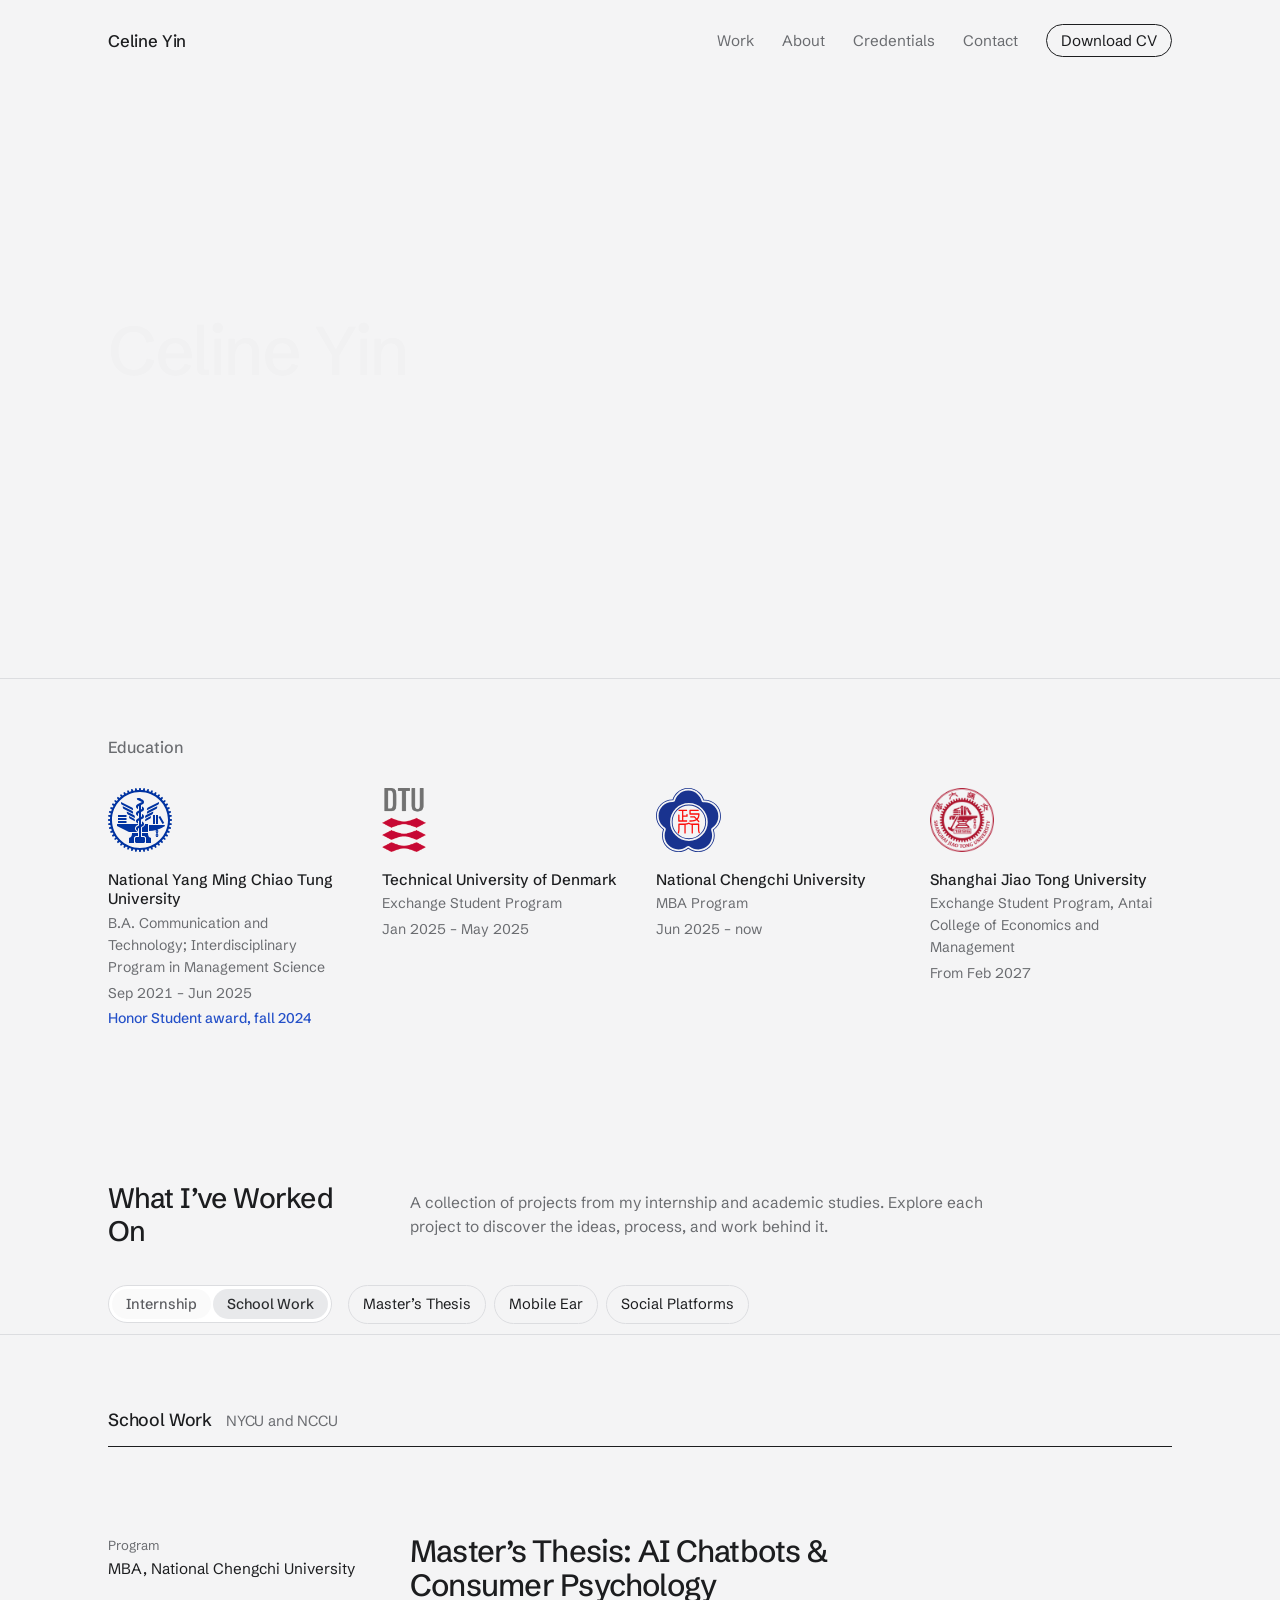
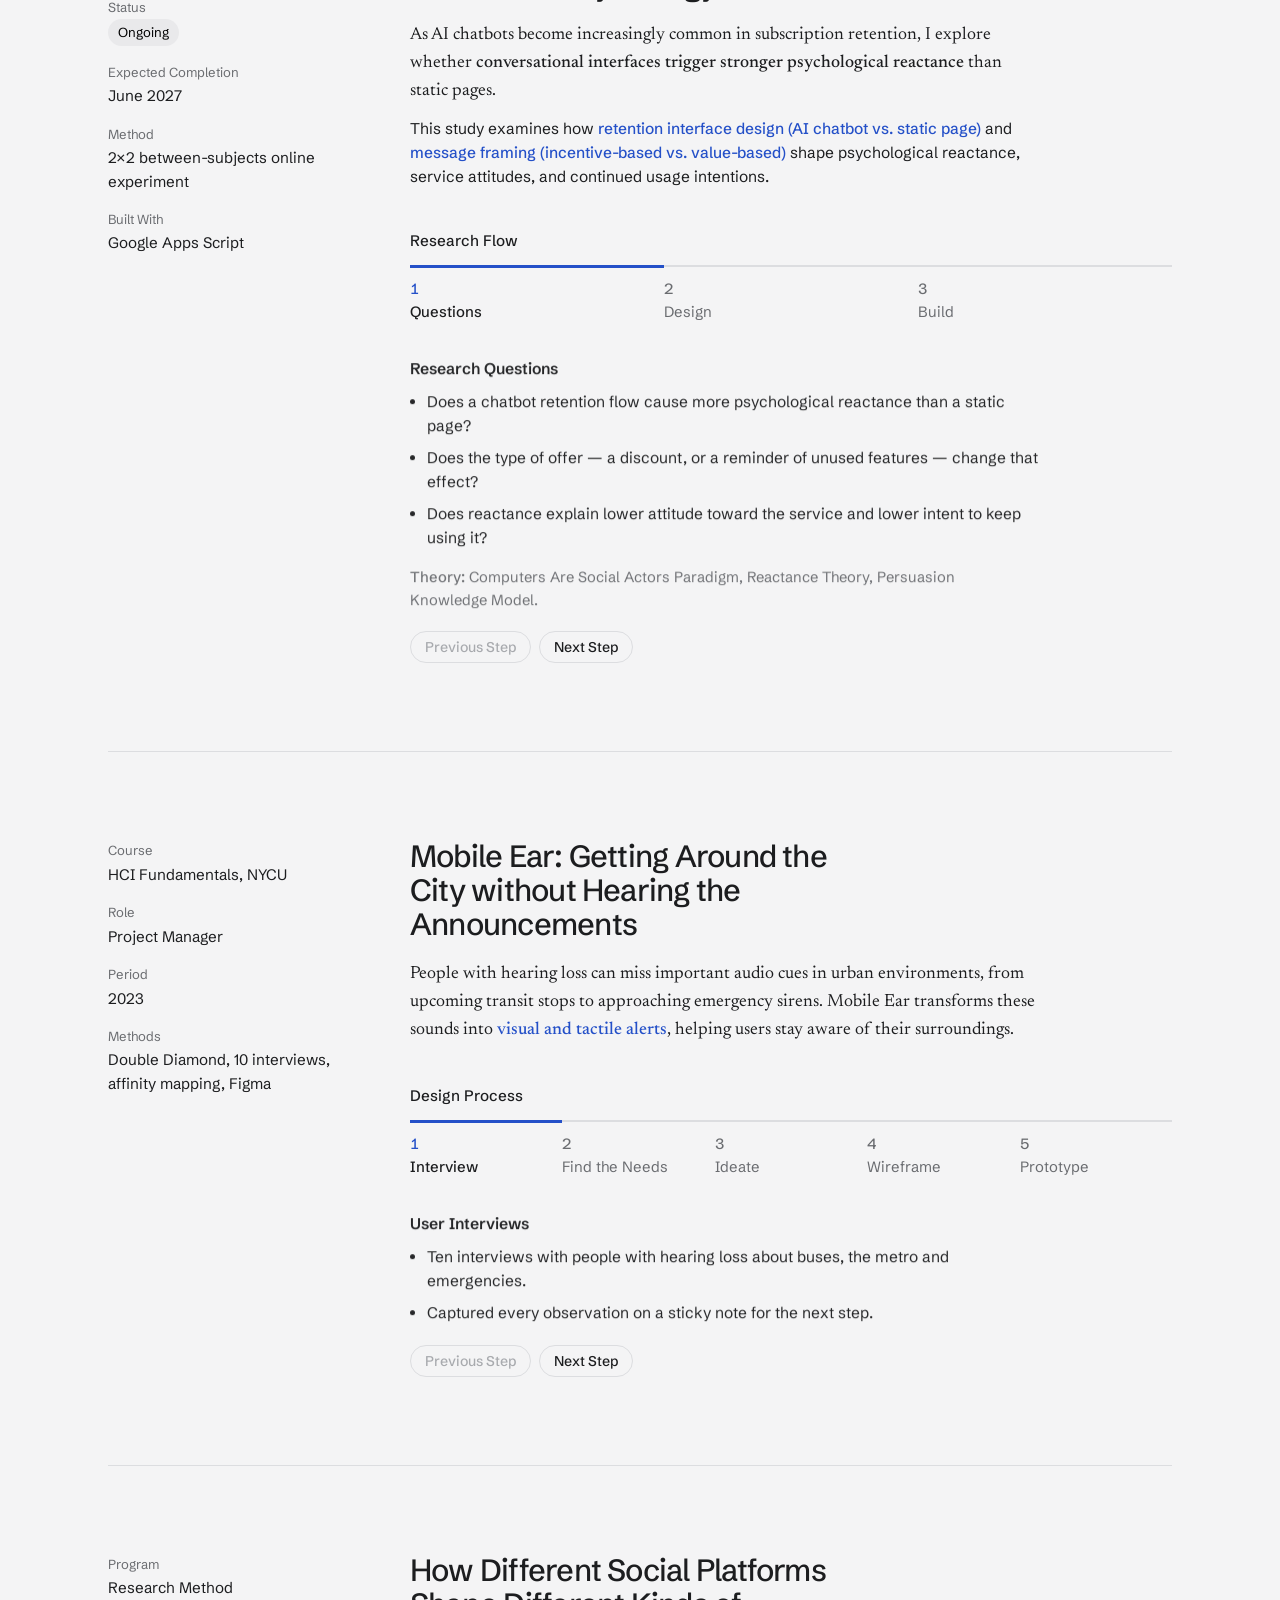
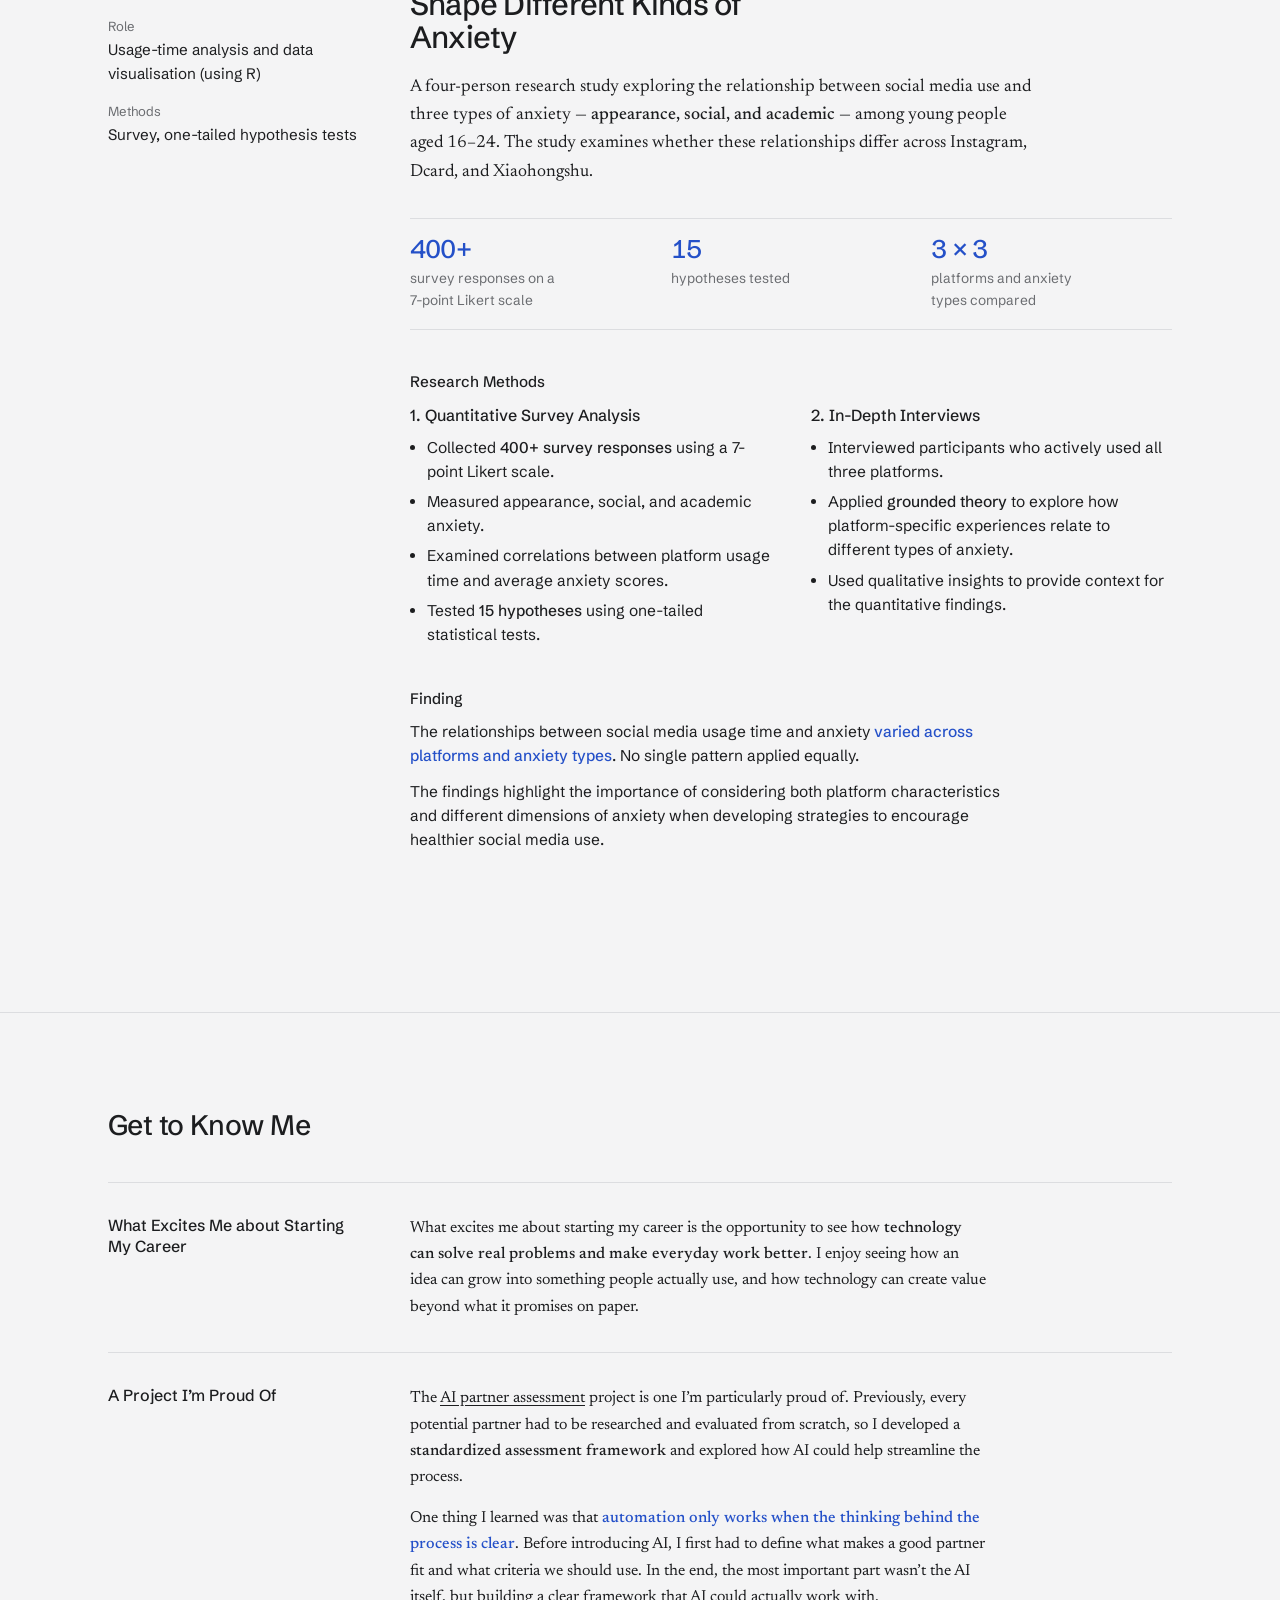
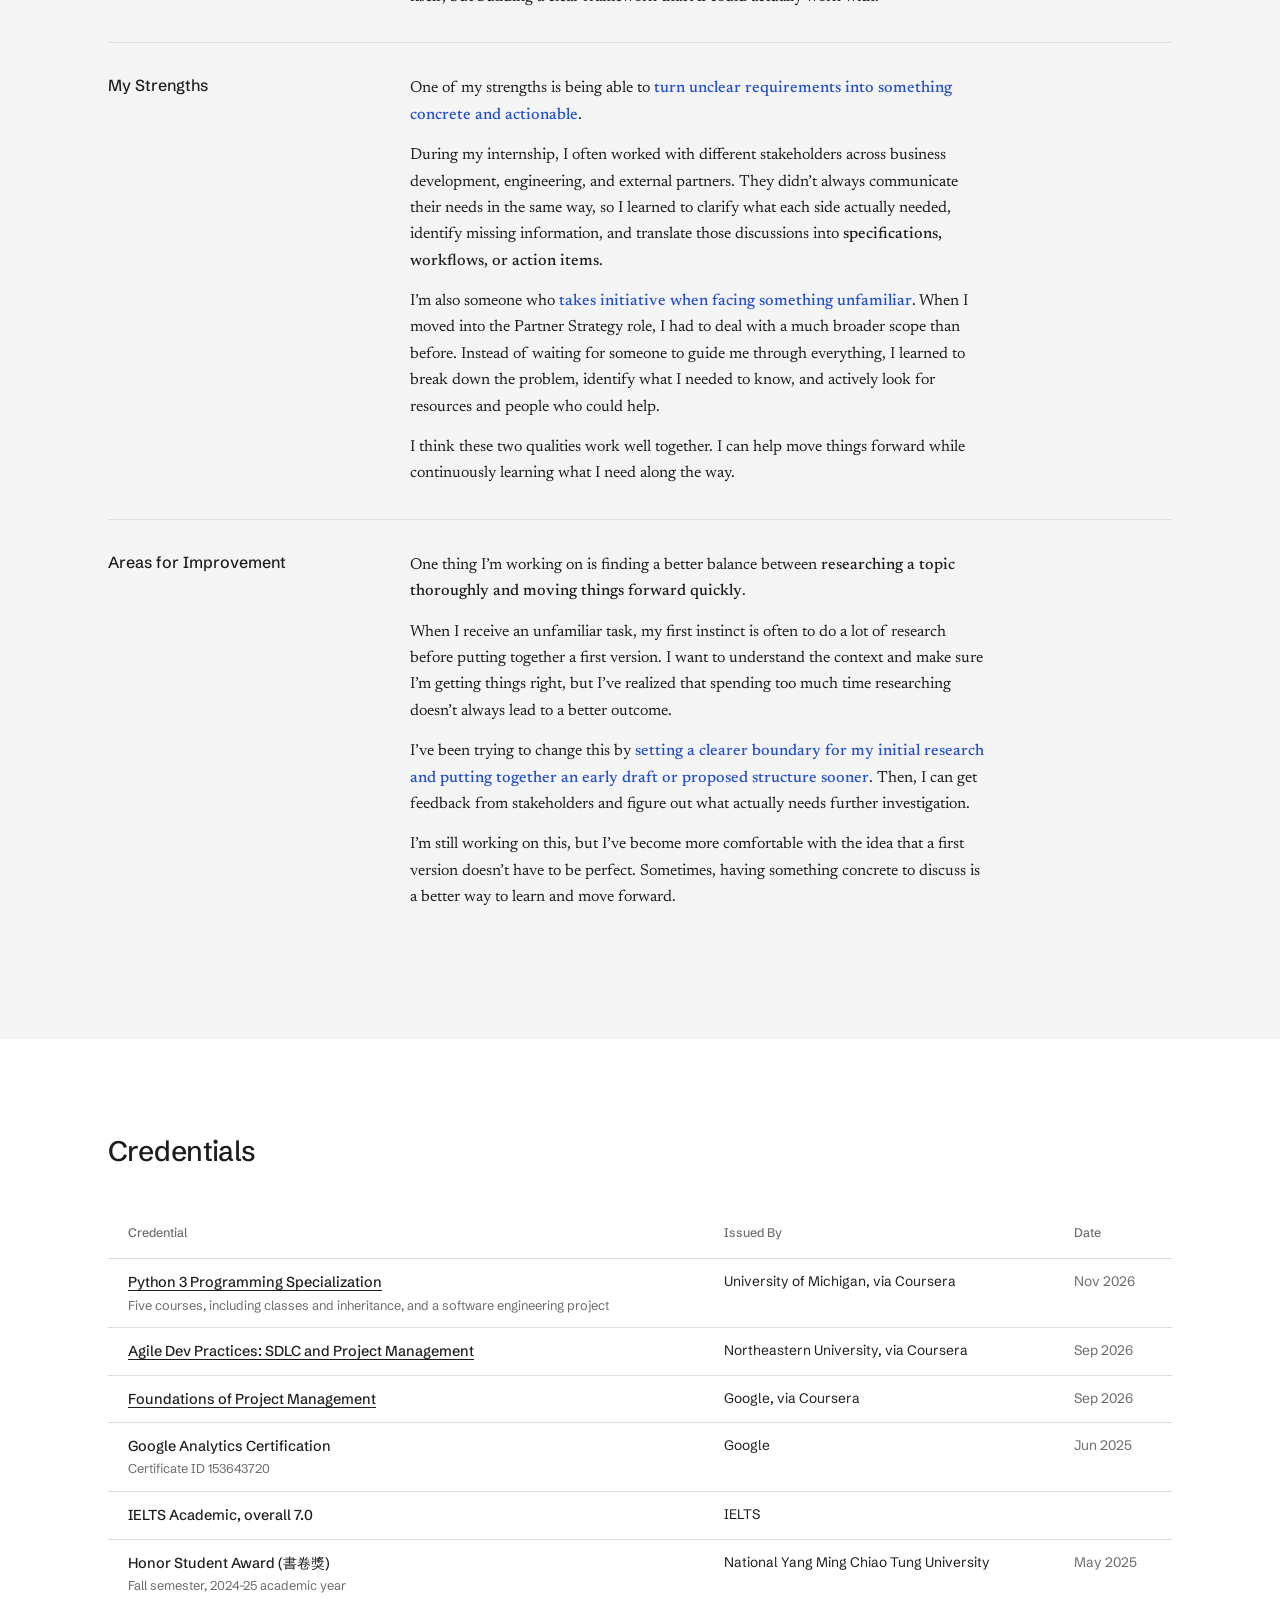
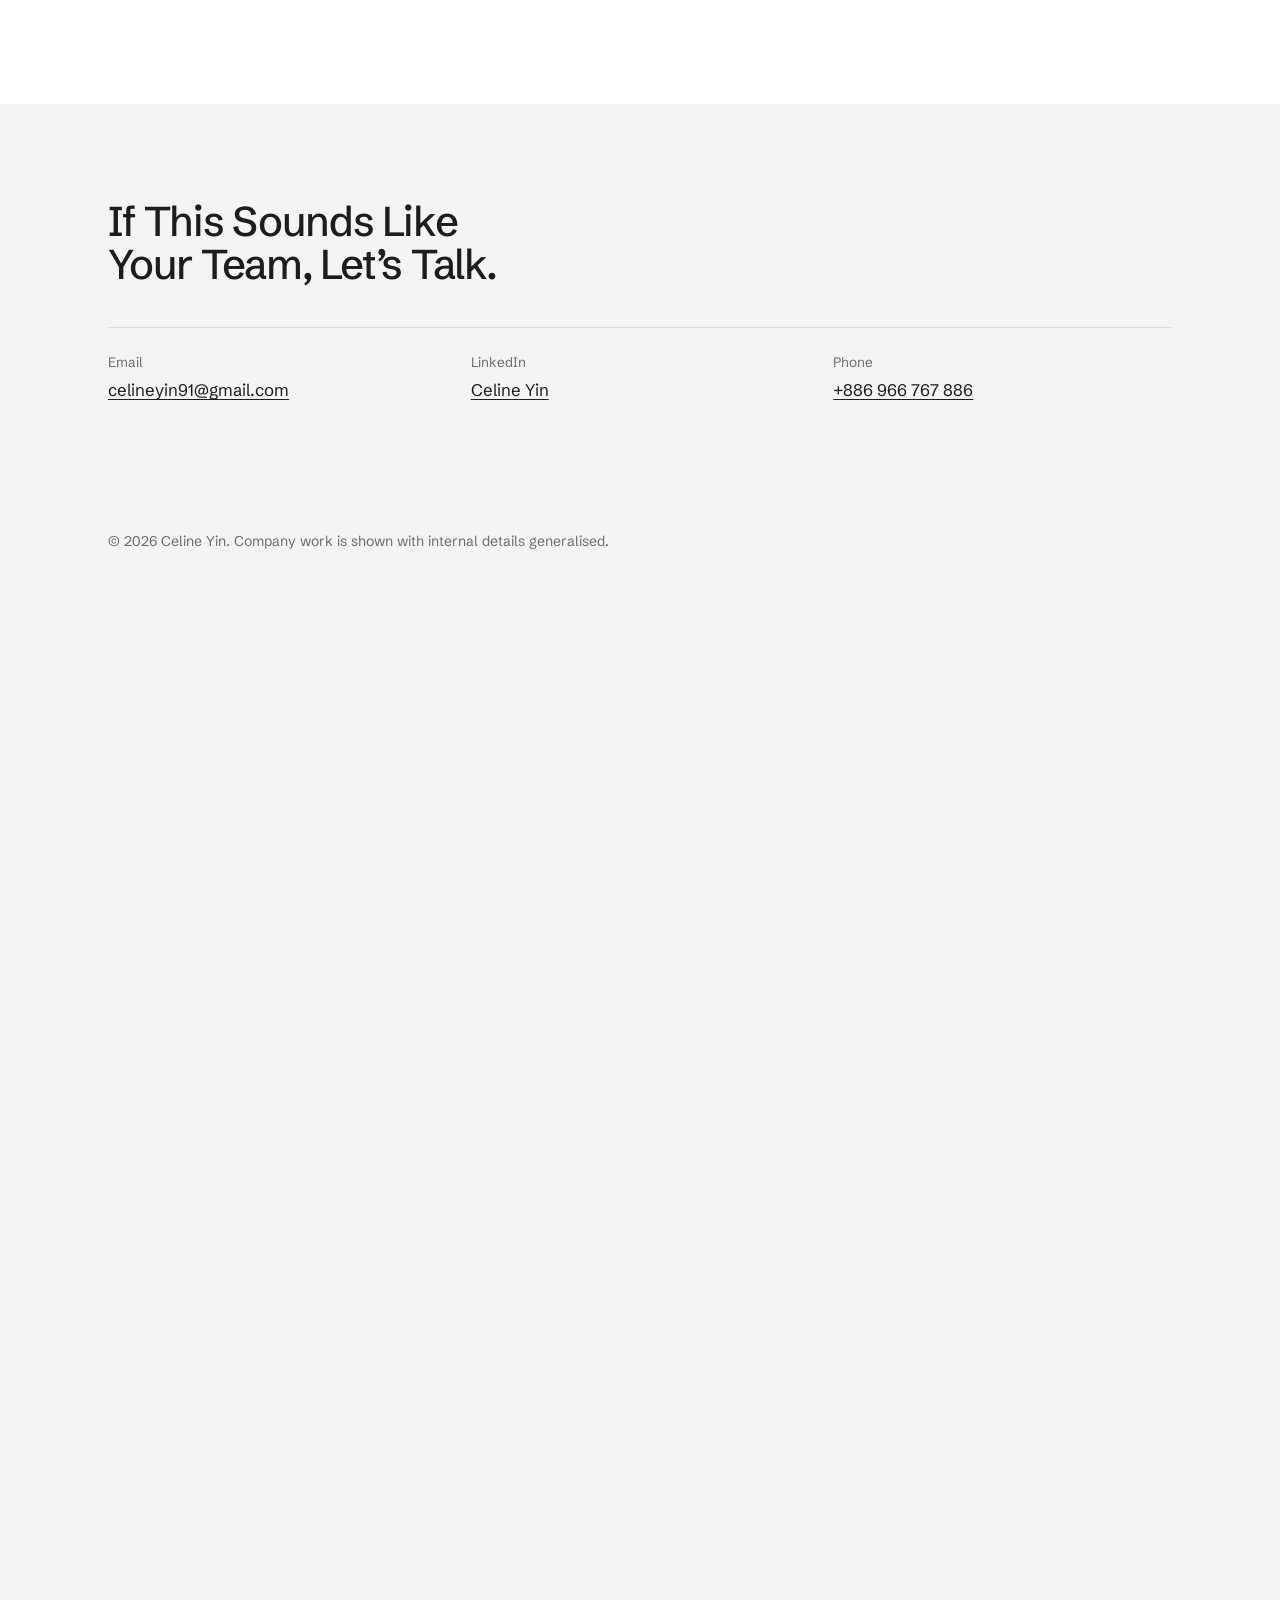
<file: school.html>
<!DOCTYPE html><html lang="en"><head><meta charset="UTF-8"><title>Celine Yin</title><meta http-equiv="refresh" content="0; url=portfolio.html?filter=school#work"><link rel="canonical" href="portfolio.html"></head><body><p><a href="portfolio.html?filter=school#work">Go to school work</a></p></body></html>
</file>
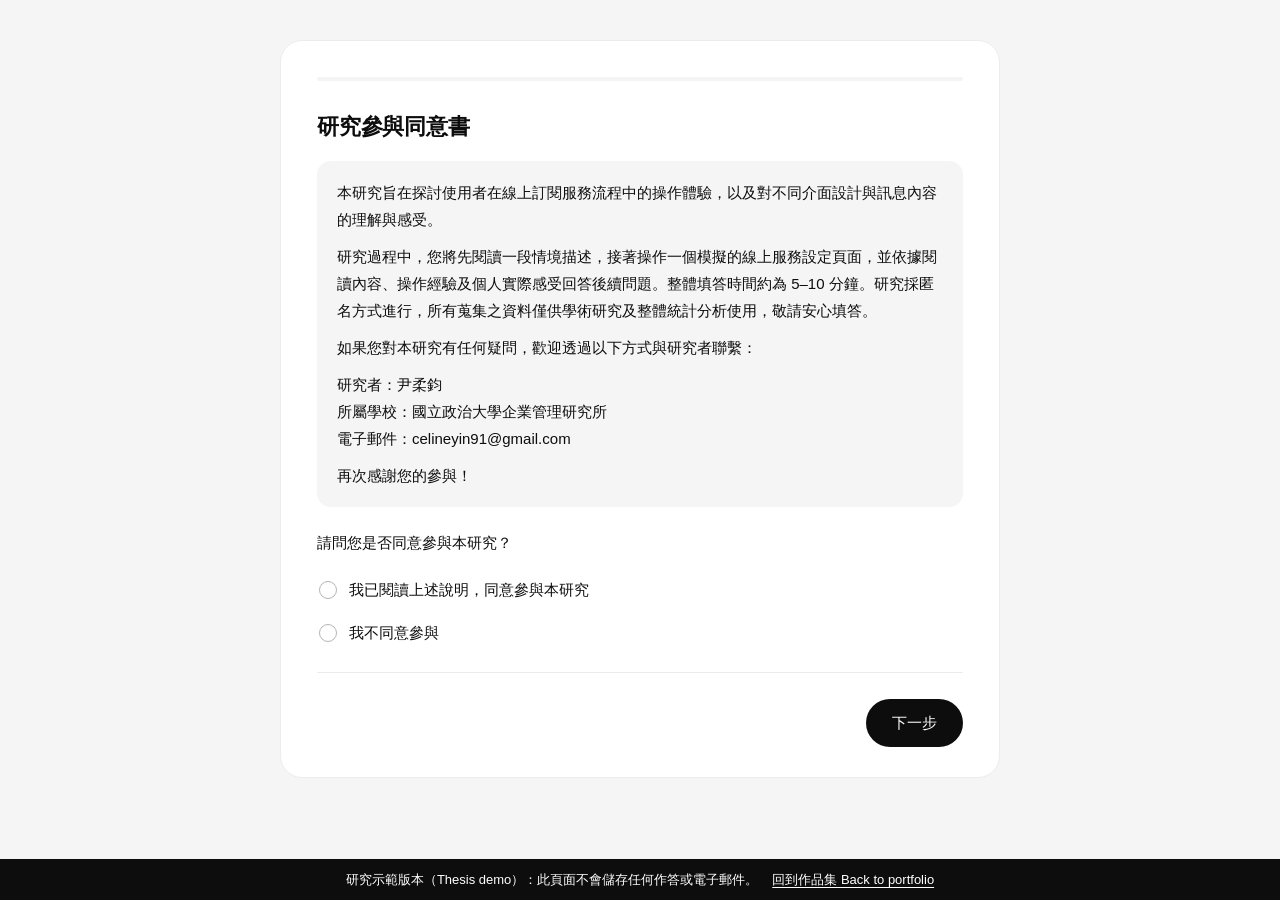
<file: thesis-demo.html>
<!DOCTYPE html>
<html lang="zh-Hant">
<head>
  <meta name="viewport" content="width=device-width, initial-scale=1"><title>Omnix AI 實驗示範 — Celine Yin</title>
  <base target="_top">
  <meta charset="UTF-8">
  <style>
  :root {
    color-scheme: light;
    --bg: #ffffff;
    --soft: #f5f5f5;
    --ink: #0d0d0d;
    --ink-2: #5d5d5d;
    --ink-3: #8f8f8f;
    --line: #ececec;
    --chip: #f4f4f4;
    --chip-h: #e9e9e9;
  }
  * { box-sizing: border-box; }
  html, body { margin: 0; min-height: 100%; }
  body {
    background: var(--bg); color: var(--ink);
    font-family: -apple-system, BlinkMacSystemFont, "Segoe UI", "PingFang TC", "Noto Sans TC", "Microsoft JhengHei", sans-serif;
    font-size: 15px; line-height: 1.65; -webkit-font-smoothing: antialiased;
  }
  button { font: inherit; color: inherit; cursor: pointer; }
  @keyframes rise { from { opacity: 0; transform: translateY(4px); } to { opacity: 1; transform: none; } }

  /* ---------- 頂部列 ---------- */
  .topbar {
    position: sticky; top: 0; z-index: 5; height: 56px; padding: 0 20px;
    display: flex; align-items: center; justify-content: space-between;
    background: rgba(255,255,255,.9); backdrop-filter: blur(8px); border-bottom: 1px solid var(--line);
  }
  .logo { display: flex; align-items: center; gap: 10px; font-weight: 600; font-size: 17px; }
  .logo-mark { width: 24px; height: 24px; border-radius: 50%; background: var(--ink); display: grid; place-items: center; }
  .logo-mark span { width: 10px; height: 10px; border: 2px solid #fff; border-radius: 50%; }
  .topnav { display: flex; gap: 4px; }
  .topnav a { padding: 6px 14px; border-radius: 999px; color: var(--ink-2); font-size: 14px; cursor: pointer; }
  .topnav a:hover { background: var(--chip); color: var(--ink); }
  .me { width: 30px; height: 30px; border-radius: 50%; background: var(--chip-h); color: var(--ink-2); display: grid; place-items: center; font-size: 13px; cursor: pointer; }

  /* ---------- 設定頁 ---------- */
  main { max-width: 980px; margin: 0 auto; padding: 44px 24px 80px; }
  h1 { font-size: 26px; font-weight: 600; letter-spacing: -.2px; margin: 0 0 28px; }
  .settings { display: grid; grid-template-columns: 200px 1fr; gap: 44px; align-items: start; }
  .side { display: flex; flex-direction: column; gap: 2px; }
  .side a { padding: 8px 12px; border-radius: 10px; color: var(--ink-2); font-size: 14px; cursor: pointer; }
  .side a:hover { background: var(--chip); color: var(--ink); }
  .side a.on { background: var(--chip); color: var(--ink); font-weight: 600; }
  .sec { padding: 26px 0; border-bottom: 1px solid var(--line); }
  .sec:first-child { padding-top: 0; }
  .sec:last-child { border-bottom: none; }
  .sec-head { display: flex; justify-content: space-between; align-items: center; margin-bottom: 12px; }
  .sec h2 { font-size: 16px; font-weight: 600; margin: 0; }
  .plan-hero {
    display: flex; justify-content: space-between; align-items: center; gap: 20px; flex-wrap: wrap;
    border: 1px solid var(--line); border-radius: 18px; padding: 22px 24px;
  }
  .plan-hero .name { font-size: 20px; font-weight: 600; display: flex; align-items: center; gap: 10px; }
  .meta { color: var(--ink-2); font-size: 14px; margin-top: 4px; }
  .cta { display: flex; flex-direction: column; align-items: center; gap: 6px; }
  .hint { font-size: 12px; color: var(--ink-3); }
  .tag { font-size: 12px; font-weight: 500; background: var(--chip); color: var(--ink-2); border-radius: 999px; padding: 2px 10px; }
  .row { display: flex; justify-content: space-between; align-items: center; padding: 10px 0; font-size: 14px; }
  .row .k { color: var(--ink-2); }
  table.bill { width: 100%; border-collapse: collapse; font-size: 14px; }
  table.bill th { text-align: left; color: var(--ink-3); font-weight: 500; font-size: 13px; padding: 8px 0; border-bottom: 1px solid var(--line); }
  table.bill td { padding: 11px 0; border-bottom: 1px solid var(--line); }
  table.bill tr:last-child td { border-bottom: none; }

  /* ---------- 按鈕 ---------- */
  .btn {
    border: none; border-radius: 999px; padding: 10px 20px; font-size: 14px; font-weight: 500;
    background: var(--chip); color: var(--ink); transition: background .15s, opacity .15s;
  }
  .btn:hover { background: var(--chip-h); }
  .btn-black { background: var(--ink); color: #fff; }
  .btn-black:hover { background: #2f2f2f; }
  .btn-outline { background: #fff; border: 1px solid #d6d6d6; }
  .btn-outline:hover { background: var(--chip); }
  .btn-lg { padding: 12px 26px; font-size: 15px; }
  .btn:disabled { opacity: .35; cursor: not-allowed; }
  .btn.chosen:disabled { opacity: 1; }
  .link { background: none; border: none; padding: 0; font-size: 14px; color: var(--ink); text-decoration: underline; text-underline-offset: 3px; }

  /* ---------- 變更方案（全螢幕，參考 ChatGPT 方案頁） ---------- */
  .overlay {
    position: fixed; inset: 0; z-index: 20; overflow-y: auto; background: var(--soft);
    opacity: 0; transform: translateY(10px); transition: opacity .22s ease, transform .22s ease;
  }
  .overlay.show { opacity: 1; transform: none; }
  .ov-close {
    position: fixed; top: 18px; right: 22px; width: 38px; height: 38px; border-radius: 50%;
    border: none; background: transparent; font-size: 22px; line-height: 1; color: var(--ink-2);
  }
  .ov-close:hover { background: var(--chip-h); color: var(--ink); }
  .ov-inner { max-width: 1060px; margin: 0 auto; padding: 64px 24px 80px; text-align: center; }
  .ov-inner h1 { font-size: 32px; margin: 0 0 8px; }
  .ov-sub { color: var(--ink-2); margin: 0; }
  .cancel-bar {
    display: inline-flex; align-items: center; gap: 18px; flex-wrap: wrap; justify-content: center;
    margin: 26px 0 34px; padding: 8px 8px 8px 24px; background: #fff; border: 1px solid var(--line); border-radius: 999px;
    font-size: 15px; font-weight: 500;
  }
  .plans { display: grid; grid-template-columns: repeat(2, 1fr); max-width: 760px; margin: 0 auto; gap: 16px; text-align: left; }
  .plan { background: #fff; border: 1px solid var(--line); border-radius: 24px; padding: 28px; display: flex; flex-direction: column; }
  .plan.current { border-color: #c9c9c9; }
  .plan .pname { display: flex; justify-content: space-between; align-items: center; font-weight: 600; }
  .plan .tagline { font-size: 22px; font-weight: 600; margin: 16px 0 4px; letter-spacing: -.2px; }
  .plan .desc { color: var(--ink-2); font-size: 14px; min-height: 46px; margin: 0; }
  .plan .price { font-size: 34px; font-weight: 600; letter-spacing: -.5px; margin: 20px 0; }
  .plan .price small { font-size: 14px; font-weight: 400; color: var(--ink-2); letter-spacing: 0; }
  .plan .btn { width: 100%; }
  .feats { list-style: none; padding: 0; margin: 22px 0 0; display: grid; gap: 11px; font-size: 14px; }
  .feats li { display: flex; gap: 10px; align-items: center; }
  .feats svg { flex: none; }

  /* ---------- 取消流程對話框（四組相同的容器） ---------- */
  .backdrop {
    position: fixed; inset: 0; z-index: 40; display: grid; place-items: center; padding: 16px;
    background: rgba(0,0,0,.32); opacity: 0; transition: opacity .2s ease;
  }
  .backdrop.show { opacity: 1; }
  .dialog {
    width: 100%; max-width: 560px; background: #fff; border-radius: 22px; overflow: hidden;
    box-shadow: 0 24px 64px rgba(0,0,0,.18);
    transform: translateY(10px) scale(.98); transition: transform .22s ease, height .25s ease;
  }
  .backdrop.show .dialog { transform: none; }
  .view { padding: 30px 30px 26px; transition: opacity .18s ease; }
  .view.fading { opacity: 0; }
  .view h3 { font-size: 22px; font-weight: 600; letter-spacing: -.2px; margin: 0 0 10px; }
  .view p { margin: 0; color: var(--ink-2); }
  .view .msg { color: var(--ink); line-height: 1.8; }
  .msg ul, .m-ai .t ul { margin: 10px 0 0; padding-left: 20px; display: grid; gap: 6px; }
  .msg strong, .m-ai .t strong { font-weight: 600; }
  .foot { display: flex; justify-content: flex-end; gap: 10px; flex-wrap: wrap; margin-top: 28px; }
  .ack { display: flex; align-items: center; gap: 6px; font-size: 13px; color: var(--ink-3); margin-bottom: 14px; }
  .radios { display: grid; gap: 2px; margin-top: 8px; }
  .radio { display: flex; align-items: center; gap: 12px; padding: 9px 2px; cursor: pointer; }
  .radio input {
    appearance: none; -webkit-appearance: none; width: 18px; height: 18px; margin: 0; flex: none; cursor: pointer;
    border: 1.5px solid #b5b5b5; border-radius: 50%; display: grid; place-items: center;
  }
  .radio input:checked { border-color: var(--ink); }
  .radio input:checked::after { content: ""; width: 9px; height: 9px; border-radius: 50%; background: var(--ink); }

  /* ---------- Chatbot（參考 ChatGPT 對話樣式） ---------- */
  .view.chat { padding: 0; }
  .chat-head { display: flex; align-items: center; gap: 10px; padding: 16px 22px; border-bottom: 1px solid var(--line); }
  .bot-av { width: 28px; height: 28px; border-radius: 50%; background: var(--ink); color: #fff; display: grid; place-items: center; font-size: 12px; font-weight: 600; flex: none; }
  .chat-name { font-weight: 600; line-height: 1.25; }
  .chat-sub { font-size: 12px; color: var(--ink-3); line-height: 1.25; display: flex; align-items: center; gap: 5px; }
  .dot { width: 6px; height: 6px; border-radius: 50%; background: #10a37f; }
  .chat-body { height: 380px; overflow-y: auto; padding: 22px; display: flex; flex-direction: column; gap: 16px; scroll-behavior: smooth; }
  .sys { text-align: center; font-size: 12px; color: var(--ink-3); }
  .m-ai { display: flex; gap: 12px; align-items: flex-start; animation: rise .25s ease-out; }
  .m-ai .t { padding-top: 2px; }
  .m-user { align-self: flex-end; max-width: 75%; background: var(--chip); padding: 9px 16px; border-radius: 18px; animation: rise .25s ease-out; }
  .typing { display: flex; gap: 5px; padding-top: 11px; }
  .typing i { width: 6px; height: 6px; border-radius: 50%; background: var(--ink-3); animation: blink 1s infinite; }
  .typing i:nth-child(2) { animation-delay: .15s; }
  .typing i:nth-child(3) { animation-delay: .3s; }
  @keyframes blink { 0%, 80%, 100% { opacity: .25; } 40% { opacity: 1; } }
  .chat-foot { padding: 0 22px 22px; }
  .quick { display: flex; gap: 8px; flex-wrap: wrap; justify-content: flex-end; min-height: 42px; margin-bottom: 10px; }
  .quick .btn { animation: rise .25s ease-out; }
  .composer { border: 1px solid var(--line); border-radius: 999px; padding: 11px 18px; color: var(--ink-3); font-size: 14px; box-shadow: 0 1px 6px rgba(0,0,0,.04); }

  /* ---------- 提示 ---------- */
  .toast {
    position: fixed; left: 50%; bottom: 28px; z-index: 60; transform: translateX(-50%) translateY(16px); opacity: 0;
    background: var(--ink); color: #fff; padding: 9px 18px; border-radius: 999px; font-size: 13px;
    transition: all .2s; pointer-events: none;
  }
  .toast.show { opacity: 1; transform: translateX(-50%); }

  @media (max-width: 820px) {
    .settings { grid-template-columns: 1fr; gap: 20px; }
    .side { flex-direction: row; overflow-x: auto; }
    .side a { white-space: nowrap; }
    .plans { grid-template-columns: 1fr; }
    .topnav { display: none; }
    .ov-inner { padding-top: 56px; }
  }

  /* ============================================================
     問卷頁（同意書、情境、後測、結束說明）
     ============================================================ */
  [hidden] { display: none !important; }
  .sv-wrap { min-height: 100vh; background: var(--soft); padding: 40px 16px 80px; }
  .sv { max-width: 720px; margin: 0 auto; background: #fff; border: 1px solid var(--line); border-radius: 22px; padding: 36px 36px 30px; }
  .loading { color: var(--ink-3); text-align: center; margin: 40px 0; }
  .sv-progress { height: 4px; background: var(--chip); border-radius: 99px; margin: 0 0 28px; overflow: hidden; }
  .sv-progress i { display: block; height: 100%; background: var(--ink); transition: width .3s ease; }
  .sv h2 { font-size: 22px; font-weight: 600; letter-spacing: -.2px; margin: 0 0 10px; }
  .sv .intro { color: var(--ink-2); margin: 0 0 8px; }
  .sv .note { margin: 16px 0 4px; }
  .sv .box { background: var(--soft); border-radius: 14px; padding: 18px 20px; color: var(--ink); line-height: 1.8; }
  .sv .box p { margin: 0 0 10px; } .sv .box p:last-child { margin: 0; }
  .q { padding: 20px 0 18px; border-bottom: 1px solid var(--line); }
  .q:last-of-type { border-bottom: none; }
  .q-text { font-weight: 500; margin-bottom: 14px; }
  .q.missing .q-text::after { content: "　請回答此題"; color: #c0392b; font-size: 13px; font-weight: 400; }
  .scale { display: grid; grid-template-columns: repeat(7, 1fr); gap: 4px; }
  .scale label { display: flex; flex-direction: column; align-items: center; gap: 6px; font-size: 12px; color: var(--ink-3); cursor: pointer; padding: 4px 0; border-radius: 10px; }
  .scale label:hover { background: var(--chip); }
  .anchors { display: flex; justify-content: space-between; font-size: 12px; color: var(--ink-3); margin-top: 6px; }
  .bipolar { display: grid; grid-template-columns: 84px 1fr 84px; align-items: center; gap: 8px; }
  .bipolar .end { font-size: 14px; } .bipolar .end.r { text-align: right; }
  .pick { appearance: none; -webkit-appearance: none; width: 20px; height: 20px; margin: 0; cursor: pointer;
          border: 1.5px solid #b5b5b5; border-radius: 50%; display: grid; place-items: center; background: #fff; }
  .pick:checked { border-color: var(--ink); }
  .pick:checked::after { content: ""; width: 10px; height: 10px; border-radius: 50%; background: var(--ink); }
  .sv .radio { padding: 8px 2px; }
  .sv textarea { width: 100%; min-height: 96px; border: 1px solid #d6d6d6; border-radius: 12px; padding: 12px 14px; font: inherit; resize: vertical; }
  .sv-foot { display: flex; justify-content: flex-end; align-items: center; gap: 12px; margin-top: 26px; }
  .sv-foot .err { margin-right: auto; color: #c0392b; font-size: 13px; }
  .code { color: var(--ink); display: inline-block; font-size: 22px; font-weight: 600; letter-spacing: 2px; background: var(--soft); border-radius: 12px; padding: 10px 18px; margin: 6px 0 4px; }
  @media (max-width: 600px) {
    .sv-wrap { padding: 16px 12px 60px; }
    .sv { padding: 24px 18px 22px; border-radius: 18px; }
    .bipolar { grid-template-columns: 1fr; }
    .bipolar .end.r { text-align: left; }
  }
  /* ---------- 前測：訊息卡片 ---------- */
  .msgcard { border: 1px solid var(--line); border-radius: 16px; padding: 18px 22px; background: #fff; box-shadow: 0 1px 6px rgba(0,0,0,.04); }
  .msgcard-label { font-size: 12px; font-weight: 600; color: var(--ink-3); margin-bottom: 8px; letter-spacing: .5px; }
  .msgcard .msg { line-height: 1.8; }
  .msgcard .msg ul { margin: 10px 0 0; padding-left: 20px; display: grid; gap: 6px; }
  .msgcard .msg strong { font-weight: 600; }
  .compare { display: grid; grid-template-columns: 1fr 1fr; gap: 14px; }
  @media (max-width: 600px) { .compare { grid-template-columns: 1fr; } }
  /* ---------- 後測：挽留訊息畫面（受試者剛才看到的對話框，不可點選） ---------- */
  .snap-label { font-size: 13px; color: var(--ink-3); margin-bottom: 10px; }
  .snap { pointer-events: none; user-select: none; margin-bottom: 8px; }
  .snap .dialog { transform: none; transition: none; max-width: 100%; box-shadow: 0 6px 24px rgba(0,0,0,.08); border: 1px solid var(--line); }
  .snap .chat-body { height: auto; overflow: visible; }
  .snap .m-ai, .snap .m-user, .snap .quick .btn { animation: none; }
  .snap .view.fading { opacity: 1; }
  /* 複選題（方形勾選框） */
  .radio.check input { border-radius: 5px; }
  .radio.check input:checked { background: var(--ink); border-color: var(--ink); }
  .radio.check input:checked::after { width: 5px; height: 9px; border-radius: 0; background: none; border: solid #fff; border-width: 0 2px 2px 0; transform: translateY(-1px) rotate(45deg); }
  /* 結束頁：抽獎（選填電子郵件） */
  .lottery { border: 1px solid var(--line); border-radius: 16px; padding: 20px 22px; margin: 22px 0; background: #fff; }
  .lot-title { font-size: 16px; font-weight: 600; margin: 0 0 8px; color: var(--ink); }
  .lot-note { font-size: 13px; color: var(--ink-3); }
  .lot-form { display: flex; gap: 10px; margin-top: 14px; }
  .lot-form input { flex: 1; min-width: 0; border: 1px solid #d6d6d6; border-radius: 999px; padding: 10px 16px; font: inherit; }
  .lot-form input:focus { outline: none; border-color: var(--ink); }
  .lot-msg { font-size: 13px; color: var(--ink-2); margin-top: 8px; min-height: 18px; }
  .lot-msg.err { color: #c0392b; }
</style>

</head>
<body>
<div class="demo-bar" style="position:fixed;left:0;right:0;bottom:0;z-index:100;display:flex;justify-content:center;gap:14px;align-items:center;flex-wrap:wrap;padding:10px 16px;background:#0d0d0d;color:#fff;font-size:13px">
  <span>研究示範版本（Thesis demo）：此頁面不會儲存任何作答或電子郵件。</span>
  <a href="portfolio.html#case-thesis" style="color:#fff;text-decoration:underline;text-underline-offset:3px">回到作品集 Back to portfolio</a>
</div>
  <!-- 問卷頁（同意書、情境、後測、結束說明） -->
  <div id="survey" class="sv-wrap"><div class="sv"><p class="loading">載入中…</p></div></div>

  <!-- 實驗介面（Omnix AI 設定頁與取消流程） -->
  <div id="omnix" hidden>
    <header class="topbar">
      <div class="logo"><div class="logo-mark"><span></span></div>Omnix AI</div>
      <nav class="topnav">
        <a data-inert="nav_chat">對話</a><a data-inert="nav_projects">專案</a><a data-inert="nav_templates">範本</a>
      </nav>
      <div class="me" data-inert="nav_me">我</div>
    </header>
    <main id="app"></main>
    <div class="toast" id="toast"></div>
  </div>

  <script>
/**
 * Omnix AI 取消流程實驗【正式實驗】：Google Apps Script 後端
 * --------------------------------------------------------------
 * 1. 在 Apps Script 貼上本專案所有檔案（從試算表的「擴充功能 → Apps Script」開啟，或直接新建專案皆可）。
 * 2. 先執行一次 setup()，授權並建立工作表；資料試算表網址會印在「執行記錄」。
 * 3. 部署 → 新增部署作業 → 網頁應用程式：
 *      執行身分：我；存取權：任何人。
 * 4. 受試者網址：<部署網址>?pid=受試者編號（不帶 pid 時系統會自動產生）
 *    研究者預覽某一組：<部署網址>?cond=1~4&test=1（資料會標記為測試，不計入分組平衡）
 */

/* ============================================================
   實驗設定：組別與挽留訊息（唯一的訊息來源，改這裡即可）
   ============================================================ */
const CONFIG = {
  STUDY_ID: 'omnix-cancel-2026',
  CONDITIONS: {
    1: { iface: 'chatbot', msg: 'incentive', label: 'Group1_Chatbot_誘因型' },
    2: { iface: 'static',  msg: 'incentive', label: 'Group2_靜態頁面_誘因型' },
    3: { iface: 'chatbot', msg: 'value',     label: 'Group3_Chatbot_價值型' },
    4: { iface: 'static',  msg: 'value',     label: 'Group4_靜態頁面_價值型' }
  },
  // 兩種訊息皆為「一句開場＋2 個條列」，每個條列加粗一個關鍵詞
  MESSAGES: {
    incentive: '感謝您過去兩年的支持。如果您願意繼續訂閱，我們想提供您兩項專屬優惠：' +
      '<ul><li><strong>免費延長一個月</strong>：下一期月費全免</li>' +
      '<li><strong>續訂享八折</strong>：之後三個月只需 NT$ 479</li></ul>',
    value: '感謝您過去兩年的支持。根據您的使用紀錄，有兩項 Premium 權益您還沒用過：' +
      '<ul><li><strong>最新 Omnix 6.0 模型</strong>：推理與寫作最強</li>' +
      '<li><strong>長文件分析</strong>：快速摘要大量資料</li></ul>'
  },
  KEEP_DONE: {
    incentive: '優惠將自 12 月 5 日起套用，您的 Premium 權益維持不變。',
    value: '您的 Premium 權益維持不變，下次扣款日為 12 月 5 日。'
  }
};

const SHEETS = {
  ASSIGN:  { name: '分派紀錄', headers: ['伺服器時間', 'pid', 'cond', 'iface', 'msg', '測試', '重新進入'] },
  EVENTS:  { name: '行為事件', headers: ['伺服器時間', 'pid', 'cond', '經過毫秒', '事件'] },
  ANSWERS: { name: '問卷作答', headers: ['伺服器時間', 'pid', 'cond', '頁面', '題號', '作答', '頁面停留毫秒'] },
  SUMMARY: { name: '彙整', headers: ['伺服器時間', 'pid', 'cond', 'status', 'completionCode'] },
  LOTTERY: { name: '抽獎名單', headers: ['伺服器時間', 'email'] }   // 不存 pid，無法與作答資料對應
};

/* ============================================================
   網頁進入點
   ============================================================ */
function doGet(e) {
  const p = (e && e.parameter) || {};
  const test = p.test === '1';
  const boot = {
    pid: clean_(p.pid),
    forceCond: test && CONFIG.CONDITIONS[p.cond] ? Number(p.cond) : null,
    test: test
  };
  const t = HtmlService.createTemplateFromFile('Index');
  t.boot = JSON.stringify(boot);
  return t.evaluate()
    .setTitle('Omnix AI')
    .addMetaTag('viewport', 'width=device-width, initial-scale=1');
}

function include(name) {
  return HtmlService.createHtmlOutputFromFile(name).getContent();
}

/**
 * 第一次使用前執行一次：授權並建立工作表。
 * 若專案沒有綁定試算表，會自動在雲端硬碟建立「Omnix 正式實驗資料」試算表。
 * 執行完請看下方「執行記錄」中的網址。
 */
function setup() {
  const ss = ss_();
  PropertiesService.getScriptProperties().setProperty('SHEET_ID', ss.getId());
  Object.keys(SHEETS).forEach(function (k) { sheet_(SHEETS[k]); });
  Logger.log('完成！資料試算表網址：' + ss.getUrl());
  return ss.getUrl();
}

/** 取得資料試算表：已記錄的 ID > 綁定的試算表 > 自動新建 */
function ss_() {
  const props = PropertiesService.getScriptProperties();
  const id = props.getProperty('SHEET_ID');
  if (id) return SpreadsheetApp.openById(id);
  const active = SpreadsheetApp.getActiveSpreadsheet();
  if (active) return active;
  const created = SpreadsheetApp.create('Omnix 正式實驗資料');
  props.setProperty('SHEET_ID', created.getId());
  return created;
}

/* ============================================================
   隨機分派：四組人數保持平衡（同一 pid 重新進入沿用原組別）
   ============================================================ */
function assign(pid, forceCond, test) {
  pid = clean_(pid);
  if (!pid) throw new Error('missing pid');
  const lock = LockService.getScriptLock();
  lock.waitLock(20000);
  try {
    const sh = sheet_(SHEETS.ASSIGN);
    const rows = sh.getDataRange().getValues().slice(1);
    for (var i = 0; i < rows.length; i++) {
      if (String(rows[i][1]) === pid) {
        sh.getRange(i + 2, 7).setValue((Number(rows[i][6]) || 0) + 1);
        return payload_(pid, Number(rows[i][2]), test, true);
      }
    }
    var cond;
    if (test && CONFIG.CONDITIONS[forceCond]) {
      cond = Number(forceCond);
    } else {
      const counts = { 1: 0, 2: 0, 3: 0, 4: 0 };
      rows.forEach(function (r) { if (!r[5] && counts[r[2]] !== undefined) counts[r[2]]++; });
      const min = Math.min.apply(null, Object.keys(counts).map(function (k) { return counts[k]; }));
      const pool = Object.keys(counts).filter(function (k) { return counts[k] === min; });
      cond = Number(pool[Math.floor(Math.random() * pool.length)]);
    }
    const c = CONFIG.CONDITIONS[cond];
    sh.appendRow([new Date(), pid, cond, c.iface, c.msg, test ? 'test' : '', 0]);
    return payload_(pid, cond, test, false);
  } finally {
    lock.releaseLock();
  }
}

function payload_(pid, cond, test, resumed) {
  const c = CONFIG.CONDITIONS[cond];
  return {
    pid: pid, cond: cond, iface: c.iface, msg: c.msg, label: c.label, test: !!test, resumed: !!resumed,
    message: CONFIG.MESSAGES[c.msg], keepDone: CONFIG.KEEP_DONE[c.msg]
  };
}

/* ============================================================
   資料寫入
   ============================================================ */
/** 介面中的行為事件（分段送出，避免中途關閉時資料全失） */
function logEvents(pid, cond, events) {
  if (!Array.isArray(events) || !events.length) return 0;
  const now = new Date();
  const rows = events.slice(0, 500).map(function (ev) {
    return [now, clean_(pid), Number(cond) || '', Number(ev.t) || 0, safe_(ev.e)];
  });
  appendRows_(SHEETS.EVENTS, rows);
  return rows.length;
}

/** 每一頁問卷送出時寫入（長格式備份） */
function saveAnswers(pid, cond, page, answers, ms) {
  const now = new Date();
  const rows = Object.keys(answers || {}).map(function (k) {
    return [now, clean_(pid), Number(cond) || '', safe_(page), safe_(k), safe_(answers[k]), Number(ms) || ''];
  });
  if (rows.length) appendRows_(SHEETS.ANSWERS, rows);
  return rows.length;
}

/** 抽獎報名：只存電子郵件與時間，不與受試者編號或作答連結 */
function saveLottery(email) {
  email = String(email || '').trim().slice(0, 200);
  if (!/^[^\s@]+@[^\s@]+\.[^\s@]+$/.test(email)) throw new Error('invalid email');
  appendRows_(SHEETS.LOTTERY, [[new Date(), safe_(email)]]);
  return true;
}

/** 完成（或中止）時寫入一列彙整資料（寬格式，欄位自動新增） */
function complete(record) {
  record = record || {};
  const lock = LockService.getScriptLock();
  lock.waitLock(20000);
  try {
    const sh = sheet_(SHEETS.SUMMARY);
    var headers = sh.getRange(1, 1, 1, sh.getLastColumn()).getValues()[0];
    const add = Object.keys(record).filter(function (k) { return headers.indexOf(k) < 0; });
    if (add.length) {
      sh.getRange(1, headers.length + 1, 1, add.length).setValues([add]);
      headers = headers.concat(add);
    }
    const row = headers.map(function (h) {
      if (h === '伺服器時間') return new Date();
      return record[h] === undefined || record[h] === null ? '' : safe_(record[h]);
    });
    sh.appendRow(row);
    return record.completionCode || '';
  } finally {
    lock.releaseLock();
  }
}

/* ============================================================
   工具函式
   ============================================================ */
function sheet_(def) {
  const ss = ss_();
  var sh = ss.getSheetByName(def.name);
  if (!sh) {
    sh = ss.insertSheet(def.name);
    sh.getRange(1, 1, 1, def.headers.length).setValues([def.headers]);
    sh.setFrozenRows(1);
  }
  return sh;
}

function appendRows_(def, rows) {
  const lock = LockService.getScriptLock();
  lock.waitLock(20000);
  try {
    const sh = sheet_(def);
    sh.getRange(sh.getLastRow() + 1, 1, rows.length, rows[0].length).setValues(rows);
  } finally {
    lock.releaseLock();
  }
}

/** pid 只允許英數、底線與連字號 */
function clean_(s) {
  return String(s || '').replace(/[^A-Za-z0-9_-]/g, '').slice(0, 64);
}

/** 避免試算表公式注入，並限制長度 */
function safe_(v) {
  if (typeof v === 'number' || typeof v === 'boolean') return v;
  if (v && typeof v === 'object') v = JSON.stringify(v);
  v = String(v === undefined || v === null ? '' : v).slice(0, 2000);
  return /^[=+\-@]/.test(v) ? "'" + v : v;
}

function assignPretestMock(pid) { const o = new URLSearchParams(location.search).get('order') === 'vi' ? ['value','incentive'] : ['incentive','value']; return { pid, order: o, messages: CONFIG.MESSAGES, test: true }; }
window.__db = { assign: [], events: [], answers: [], summary: [] };
window.__mockServer = {
  assign(pid, forceCond, test) { const cond = forceCond || 1 + Math.floor(Math.random() * 4); __db.assign.push({ pid, cond }); return payload_(pid, cond, test, false); },
  logEvents(pid, cond, ev) { __db.events.push(...ev); return ev.length; },
  saveAnswers(pid, cond, page, ans, ms) { __db.answers.push({ page, ans, ms }); return Object.keys(ans).length; },
  assignPretest(pid, test) { const r = assignPretestMock(pid); return r; },
  saveLottery(email) { __db.lottery = (__db.lottery || []).concat(email); return true; },
  complete(rec, kind) { __db.summary.push(Object.assign({ _kind: kind || 'main' }, rec)); return rec.completionCode; }
};
</script>
  <script>const BOOT = (() => { const p = new URLSearchParams(location.search); return { pid: p.get('pid') || 'PREVIEW', forceCond: Number(p.get('cond')) || null, test: true }; })();</script>
  <script>
/* ============================================================
   問卷內容設定（題目改這裡即可）
   題型：likert（1–7）、bipolar（語意差異 1–7）、single（單選，存選項文字）、text（簡答）、note（說明文字）
   reverse: true 表示反向題（資料存原始分數，分析時再反轉）
   ============================================================ */
const AGREE = ["非常不同意", "非常同意"];

const SURVEY = {
  consent: {
    id: "consent", title: "研究參與同意書", button: "下一步",
    items: [
      { type: "note", html: `
        <p>本研究旨在探討使用者在線上訂閱服務流程中的操作體驗，以及對不同介面設計與訊息內容的理解與感受。</p>
        <p>研究過程中，您將先閱讀一段情境描述，接著操作一個模擬的線上服務設定頁面，並依據閱讀內容、操作經驗及個人實際感受回答後續問題。整體填答時間約為 5–10 分鐘。研究採匿名方式進行，所有蒐集之資料僅供學術研究及整體統計分析使用，敬請安心填答。</p>
        <p>如果您對本研究有任何疑問，歡迎透過以下方式與研究者聯繫：</p>
        <p>研究者：尹柔鈞<br>所屬學校：國立政治大學企業管理研究所<br>電子郵件：celineyin91@gmail.com</p>
        <p>再次感謝您的參與！</p>` },
      { id: "CONSENT", type: "single", text: "請問您是否同意參與本研究？",
        options: ["我已閱讀上述說明，同意參與本研究", "我不同意參與"] }
    ]
  },

  scenario: {
    id: "scenario", title: "情境說明", button: "開始",
    items: [
      { type: "note", html: `
        <p>假設您已訂閱一項 AI 工具 Omnix AI 的付費方案兩年，最近決定取消。接下來會顯示 Omnix AI 的設定頁面，請依您平常的習慣操作，並自行決定接下來的行動。</p>
        <p>每個決定都沒有標準答案，請依您的直覺操作。完成後，請點選畫面上的「回到問卷」繼續作答。</p>` }
    ]
  },

  /* 介面結束後的題目：文字與「正式實驗題本」一致，依題本順序，題內不隨機
     snapshot: true → 頁面上方顯示受試者剛才看到的挽留訊息畫面（由 Main 帶入） */
  post: [
    {
      /* Q1 介面辨識：不顯示畫面，避免直接看圖作答 */
      id: "check_iface", title: "剛才看到的內容",
      items: [
        { id: "MC1", type: "single", text: "剛才是誰向您提出保留訂閱的建議？", options: ["AI 助理", "網頁上的說明文字"] }
      ]
    },
    {
      /* Q2–Q4 訴求辨識、內容理解、誘因知覺 */
      id: "checks", title: "剛才看到的內容", snapshot: true,
      items: [
        { id: "MC2", type: "single", text: "這則訊息主要是在：",
          options: ["提供優惠或折扣讓我留下來", "提醒我這個服務本身的功能與用處"] },
        { id: "MC3", type: "single", text: "根據這則訊息，如果您繼續訂閱，會發生什麼事？",
          options: ["獲得免費一個月及之後三個月八折", "得知兩項還沒用過的 Premium 權益，價格不變"] },
        { id: "IN1", type: "likert", text: "這則訊息透過提供金錢優惠，試圖挽留我繼續訂閱" }
      ]
    },
    {
      /* Q5–Q7 心理抗拒（抗拒反應，Reactance） */
      id: "reactance", title: "剛才的挽留訊息", snapshot: true,
      items: [
        { id: "RE1", type: "likert", text: "這則挽留訊息具有侵入性" },
        { id: "RE2", type: "likert", text: "這則挽留訊息讓我感到抗拒或反感" },
        { id: "RE3", type: "likert", text: "我想要反對或抗議這則挽留訊息所傳達的做法" }
      ]
    },
    {
      /* Q8–Q12 對服務的態度（Spears & Singh, 2004） */
      id: "attitude", title: "對 Omnix AI 的看法",
      items: [
        { id: "ATT1", type: "likert", text: "我認為剛才 Omnix AI 的服務是有吸引力的" },
        { id: "ATT2", type: "likert", text: "我認為剛才 Omnix AI 的服務是是好的" },
        { id: "ATT3", type: "likert", text: "我認為剛才 Omnix AI 的服務是令人愉快的" },
        { id: "ATT4", type: "likert", text: "我認為剛才 Omnix AI 的服務是是正面評價的" },
        { id: "ATT5", type: "likert", text: "我認為剛才 Omnix AI 的服務是是喜歡的" }
      ]
    },
    {
      /* Q13–Q17 資訊公平（Informational Justice） */
      id: "justice", title: "剛才的挽留過程",
      items: [
        { id: "IJ1", type: "likert", text: "我認為這次挽留過程提供的資訊是坦誠的" },
        { id: "IJ2", type: "likert", text: "這次挽留過程對相關程序提供了充分說明" },
        { id: "IJ3", type: "likert", text: "這次挽留過程提供的說明是合理的" },
        { id: "IJ4", type: "likert", text: "這次挽留過程適時提供了相關資訊" },
        { id: "IJ5", type: "likert", text: "這次挽留過程提供的資訊符合我的個人需求" }
      ]
    },
    {
      /* 持續使用意圖（Bhattacherjee, 2001）＋負面口碑意圖（Grégoire & Fisher, 2008）＋注意力檢查 */
      id: "intention", title: "之後的打算",
      intro: "請想像剛才的取消經驗是您真實遇到的情況<br>接下來請回答，在這次退訂流程之後，您可能會怎麼向身邊的人談論 Omnix AI",
      items: [
        { id: "CI1", type: "likert", text: "我打算繼續使用 Omnix AI，而不是停止使用。" },
        { id: "CI2", type: "likert", text: "我打算繼續使用 Omnix AI，而不是改用其他替代工具。" },
        { id: "CI3", type: "likert", text: "如果可以的話，我想停止使用 Omnix AI", reverse: true },
        { id: "WOM1", type: "likert", text: "在這次經驗之後，我會向身邊的人傳達有關 Omnix AI 的負面評價" },
        { id: "WOM2", type: "likert", text: "我會在朋友面前說 Omnix AI 的負評" },
        { id: "WOM3", type: "likert", text: "如果朋友正在尋找這類服務，我會建議他們不要訂閱 Omnix AI" },
        { id: "AC1", type: "likert", text: "為確認您有認真作答，請在這一題選擇「6」" }
      ]
    },
    {
      id: "demographics", title: "基本資料", button: "送出",
      items: [
        { id: "D1", type: "single", text: "請問您的年齡為何？", options: ["18 歲以下", "18–24 歲", "25–34 歲", "35–44 歲", "45–54 歲", "55 歲（含）以上"] },
        { id: "D2", type: "single", text: "請問您的性別為何？", options: ["男", "女", "不願透露"] },
        { id: "D3", type: "single", text: "請問您目前的最高教育程度為何？", options: ["高中職", "大學", "碩士", "博士（含）以上"] },
        { id: "D4", type: "single", text: "過去 12 個月內，您是否曾以個人名義付費訂閱至少一項數位服務？", options: ["是", "否"] },
        { id: "D5", type: "single", text: "過去 12 個月內，您是否曾主動取消至少一項付費訂閱的數位服務？", options: ["是", "否"] },
        /* 複選：D6 存所選文字（以「；」分隔），另存 D6_1–D6_8（1 = 有勾選）；「以上皆無」與其他選項互斥 */
        { id: "D6", type: "multi", text: "您目前或過去曾付費訂閱哪些類型的數位服務？（複選）", exclusive: "以上皆無",
          options: ["影音串流平台（Netflix、Disney+、YouTube Premium 等）", "音樂串流平台（Spotify、Apple Music 等）",
                    "AI 工具服務（ChatGPT、Gemini、Claude 等）", "雲端儲存服務（Google One、iCloud、Dropbox 等）",
                    "線上學習平台（Coursera、Hahow、Udemy 等）", "遊戲或遊戲會員服務", "其他", "以上皆無"] }
      ]
    }
  ],

  /* 結束說明：抽獎區塊與「再次感謝」由 Main 接在後面 */
  debrief: `
    <p>本研究中的 Omnix AI 與挽留訊息皆為研究設計的虛構內容，用於了解使用者如何理解不同類型的訊息。</p>
    <p>您的資料僅以匿名方式用於學術分析，如果您對本研究有任何疑問，歡迎聯繫研究者：</p>
    <p>研究者：尹柔鈞<br>所屬學校：國立政治大學企業管理研究所<br>電子郵件：celineyin91@gmail.com</p>`,
  lottery: `
    <h3 class="lot-title">抽獎活動（自由參與）</h3>
    <p>為感謝您的填答，研究結束後將抽出 3 位幸運得主，每位可獲得 <strong>不老松足湯－足湯腳底按摩體驗</strong> 一份。若您有意願參加抽獎，請留下電子郵件地址，以便後續通知中獎結果及相關領獎資訊。</p>
    <p class="lot-note">電子郵件僅供本次抽獎及聯繫使用，不會納入研究分析</p>`,
  thanks: `<p>再次感謝您的參與！</p>`
};

/* ============================================================
   問卷頁面渲染：showPage(page, progress) → Promise<{ answers, ms }>
   ============================================================ */
function showPage(page, progress) {
  return new Promise(resolve => {
    const host = document.querySelector("#survey .sv");
    const t0 = Date.now();
    let items = page.items.slice();
    if (page.shuffle) {
      const idx = items.map((it, i) => it.type === "likert" ? i : -1).filter(i => i >= 0);
      const pool = idx.map(i => items[i]);
      for (let i = pool.length - 1; i > 0; i--) { const j = Math.floor(Math.random() * (i + 1)); [pool[i], pool[j]] = [pool[j], pool[i]]; }
      idx.forEach((pos, k) => { items[pos] = pool[k]; });
    }
    const scale = name => `<div class="scale">${[1, 2, 3, 4, 5, 6, 7].map(v =>
      `<label><input class="pick" type="radio" name="${name}" value="${v}"><span>${v}</span></label>`).join("")}</div>`;
    const render = it => {
      if (it.type === "note") return `<div class="note${it.plain ? "" : " box"}">${it.html}</div>`;
      if (it.type === "likert") {
        const [lo, hi] = it.anchors || AGREE;
        return `<div class="q" data-id="${it.id}"><div class="q-text">${it.text}</div>${scale(it.id)}<div class="anchors"><span>${lo}</span><span>${hi}</span></div></div>`;
      }
      if (it.type === "bipolar") {
        return `<div class="q" data-id="${it.id}"><div class="bipolar"><span class="end">${it.left}</span>${scale(it.id)}<span class="end r">${it.right}</span></div></div>`;
      }
      if (it.type === "single") {
        return `<div class="q" data-id="${it.id}"><div class="q-text">${it.text}</div><div class="radios">${it.options.map(o =>
          `<label class="radio"><input type="radio" name="${it.id}" value="${o}"><span>${o}</span></label>`).join("")}</div></div>`;
      }
      if (it.type === "multi") {
        return `<div class="q" data-id="${it.id}"><div class="q-text">${it.text}</div><div class="radios">${it.options.map(o =>
          `<label class="radio check"><input type="checkbox" name="${it.id}" value="${o}"><span>${o}</span></label>`).join("")}</div></div>`;
      }
      if (it.type === "text") {
        return `<div class="q" data-id="${it.id}"><div class="q-text">${it.text}</div><textarea name="${it.id}" maxlength="1000"></textarea></div>`;
      }
      return "";
    };
    host.innerHTML = `
      <div class="sv-progress"><i style="width:${Math.round(progress * 100)}%"></i></div>
      <h2>${page.title}</h2>
      ${page.intro ? `<p class="intro">${page.intro}</p>` : ""}
      ${items.map(render).join("")}
      <div class="sv-foot"><span class="err"></span><button class="btn btn-black btn-lg" id="next">${page.button || "下一頁"}</button></div>`;
    window.scrollTo(0, 0);

    host.querySelector("#next").onclick = () => {
      const answers = {};
      let firstMissing = null;
      items.filter(it => it.id).forEach(it => {
        const q = host.querySelector(`.q[data-id="${it.id}"]`);
        let v;
        if (it.type === "text") v = host.querySelector(`textarea[name="${it.id}"]`).value.trim();
        else if (it.type === "multi") {
          const picked = [...host.querySelectorAll(`input[name="${it.id}"]:checked`)].map(c => c.value);
          it.options.forEach((o, k) => { answers[`${it.id}_${k + 1}`] = picked.includes(o) ? 1 : 0; });
          v = picked.join("；");
        }
        else { const c = host.querySelector(`input[name="${it.id}"]:checked`); v = c ? c.value : ""; }
        if (it.type === "likert" || it.type === "bipolar") v = v === "" ? "" : Number(v);
        const missing = v === "" && !it.optional;
        q.classList.toggle("missing", missing);
        if (missing && !firstMissing) firstMissing = q;
        answers[it.id] = v;
      });
      if (firstMissing) {
        host.querySelector(".err").textContent = "還有題目尚未作答";
        firstMissing.scrollIntoView({ behavior: "smooth", block: "center" });
        return;
      }
      resolve({ answers, ms: Date.now() - t0 });
    };
    host.querySelectorAll("input").forEach(inp => inp.addEventListener("change", () => {
      const q = inp.closest(".q"); if (q) q.classList.remove("missing");
    }));
    /* 複選題的互斥選項（例如「以上皆無」） */
    items.filter(it => it.type === "multi" && it.exclusive).forEach(it => {
      const boxes = [...host.querySelectorAll(`input[name="${it.id}"]`)];
      boxes.forEach(b => b.addEventListener("change", () => {
        if (!b.checked) return;
        boxes.forEach(o => { if (o !== b && (b.value === it.exclusive || o.value === it.exclusive)) o.checked = false; });
      }));
    });
  });
}

/* 結束頁（無按鈕） */
function showMessage(title, html) {
  const host = document.querySelector("#survey .sv");
  host.innerHTML = `<h2>${title}</h2><div class="intro">${html}</div>`;
  window.scrollTo(0, 0);
}
</script>

  <script>
/* ============================================================
   實驗介面：Omnix AI 設定頁 → 方案頁 → 取消對話框
   runInterface(A) 回傳 Promise，受試者按「回到問卷」時以行為資料 resolve。
   A = 後端 assign() 回傳的組別資料 { pid, cond, iface, msg, message, keepDone }
   ============================================================ */
function runInterface(A) {
  return new Promise(resolve => {

  /* ---- 共用文字與時間設定（四組完全相同） ---- */
  const PLAN = { name: "Premium 個人方案", price: "NT$ 599 / 月", months: "2 年", next: "12 月 5 日" };
  const BOT_NAME = "Omnix";
  const BOT_INTRO = "您好，我是 Omnix，Omnix AI 的會員助理。";
  const BOT_ASK = "可以告訴我您想取消的原因嗎？";
  const BOT_ACK = "了解，謝謝您告訴我。";
  const STATIC_ASK = "請選擇取消原因";
  const STATIC_ACK = "感謝您的回饋";
  const STATIC_TITLE = "在您取消之前";
  const KEEP_LABEL = "保留我的訂閱";
  const CANCEL_LABEL = "仍要取消";
  const REASONS = ["價格太高", "使用頻率低", "找到其他服務", "其他"];
  const TYPING_MS = 1500;    // chatbot 每則訊息前的「打字中」時間
  const ADVANCE_MS = 1500;   // 做出選擇後停留的時間（四組相同）

  /* ---- 行為記錄 ---- */
  const t0 = performance.now();
  const now = () => Math.round(performance.now() - t0);
  const log = {
    path: [], offPathClicks: 0, rtReachCancelMs: null, reason: null, rtReasonMs: null,
    clicks: 0, retentionChoice: null, rtDecisionMs: null, finalChoice: null, outcome: null, interfaceMs: null
  };
  const events = [];
  let flushed = 0;
  const mark = e => events.push({ t: now(), e });
  /* 分段送出事件：找到取消入口、做出挽留選擇、完成時各送一次 */
  const flush = () => {
    const batch = events.slice(flushed);
    flushed = events.length;
    if (batch.length) callServer("logEvents", A.pid, A.cond, batch);
  };

  const root = document.getElementById("omnix");
  const app = document.getElementById("app");
  const toastEl = document.getElementById("toast");
  const el = html => { const d = document.createElement("div"); d.innerHTML = html.trim(); return d.firstChild; };
  const wait = ms => new Promise(r => setTimeout(r, ms));
  const CHECK = `<svg width="16" height="16" viewBox="0 0 16 16" aria-hidden="true"><path d="M3 8.5l3 3 7-7" fill="none" stroke="currentColor" stroke-width="1.7" stroke-linecap="round" stroke-linejoin="round"/></svg>`;

  /* ---- 點擊計數與未開放功能 ---- */
  let toastTimer;
  /* 點選 label 時瀏覽器會再對 input 觸發一次合成 click（detail = 0），不重複計算 */
  const onClickCapture = e => { if (e.detail === 0 && e.target.matches("input")) return; log.clicks++; };
  const onClick = e => {
    const t = e.target.closest("[data-inert]");
    if (!t) return;
    log.offPathClicks++;
    mark("offpath_" + t.dataset.inert);
    toastEl.textContent = "此功能在本研究中未開放";
    toastEl.classList.add("show");
    clearTimeout(toastTimer);
    toastTimer = setTimeout(() => toastEl.classList.remove("show"), 1600);
  };
  document.addEventListener("click", onClickCapture, true);
  document.addEventListener("click", onClick);
  const hideToast = () => toastEl.classList.remove("show");
  const visit = page => { hideToast(); log.path.push(page); mark("page_" + page); };

  /* ============ 1. 訂閱與付款（起始頁） ============ */
  const SIDE = [["overview", "帳戶總覽"], ["profile", "個人資料"], ["billing", "訂閱與付款"], ["notify", "通知"], ["privacy", "隱私與安全"], ["devices", "裝置"]];
  function renderBilling() {
    visit("billing");
    app.innerHTML = `
      <h1>設定</h1>
      <div class="settings">
        <nav class="side">
          ${SIDE.map(([k, label]) => k === "billing" ? `<a class="on">${label}</a>` : `<a data-inert="side_${k}">${label}</a>`).join("")}
        </nav>
        <div>
          <section class="sec">
            <div class="sec-head"><h2>目前方案</h2></div>
            <div class="plan-hero">
              <div>
                <div class="name">${PLAN.name}<span class="tag">使用中</span></div>
                <div class="meta">${PLAN.price}　·　已訂閱 ${PLAN.months}　·　下次扣款日 ${PLAN.next}</div>
              </div>
              <div class="cta">
                <button class="btn btn-black btn-lg" id="changePlan">變更方案</button>
                <div class="hint">可在此升級、降級或取消方案</div>
              </div>
            </div>
          </section>
          <section class="sec">
            <div class="sec-head"><h2>付款方式</h2><button class="link" data-inert="pay_update">更新</button></div>
            <div class="row"><span class="k">信用卡</span><span>•••• 4821　到期 08/28</span></div>
          </section>
          <section class="sec">
            <div class="sec-head"><h2>帳單紀錄</h2><button class="link" data-inert="bill_all">查看全部</button></div>
            <table class="bill">
              <tr><th>日期</th><th>項目</th><th>金額</th><th>狀態</th></tr>
              <tr><td>2026/11/05</td><td>${PLAN.name}</td><td>NT$ 599</td><td>已付款</td></tr>
              <tr><td>2026/10/05</td><td>${PLAN.name}</td><td>NT$ 599</td><td>已付款</td></tr>
              <tr><td>2026/09/05</td><td>${PLAN.name}</td><td>NT$ 599</td><td>已付款</td></tr>
            </table>
          </section>
        </div>
      </div>`;
    document.getElementById("changePlan").onclick = openPlans;
  }

  /* ============ 2. 變更方案（全螢幕覆蓋，不換頁） ============ */
  let overlay = null;
  function openPlans() {
    visit("plans");
    const plan = (name, tagline, desc, price, feats, button, current) => `
      <div class="plan ${current ? "current" : ""}">
        <div class="pname">${name}${current ? '<span class="tag">目前方案</span>' : ""}</div>
        <div class="tagline">${tagline}</div>
        <p class="desc">${desc}</p>
        <div class="price">${price}</div>
        ${button}
        <ul class="feats">${feats.map(f => `<li>${CHECK}<span>${f}</span></li>`).join("")}</ul>
      </div>`;
    overlay = el(`
      <div class="overlay" role="dialog" aria-label="變更方案">
        <button class="ov-close" id="closePlans" aria-label="關閉">✕</button>
        <div class="ov-inner">
          <h1>變更方案</h1>
          <p class="ov-sub">方案變更將於下一個計費週期生效。</p>
          <div class="cancel-bar">
            <span>不想繼續使用 Premium？</span>
            <button class="btn btn-black" id="cancelEntry">取消訂閱</button>
          </div>
          <div class="plans">
            ${plan("Premium", "你的 AI 助理", "解鎖進階模型，越用越了解你的需求。", "NT$ 599 <small>/ 月</small>",
              ["最新 Omnix 6.0 模型", "長文件分析", "記憶與自訂助理", "更高使用額度"], `<button class="btn" disabled>你目前的方案</button>`, true)}
            ${plan("企業版", "適合成長中的團隊", "安全的共用工作區與集中管理。", "NT$ 2,799 <small>/ 月</small>",
              ["無上限使用 Omnix 6.0 模型", "團隊共用工作區與專案", "串接公司知識庫的自訂 AI 助理", "管理後台與 SSO 單一登入", "資料不用於模型訓練", "專人客服與 99.9% 服務可用性保證"], `<button class="btn" data-inert="plan_enterprise">升級至企業版</button>`)}
          </div>
        </div>
      </div>`);
    document.body.appendChild(overlay);
    requestAnimationFrame(() => requestAnimationFrame(() => overlay.classList.add("show")));
    overlay.querySelector("#closePlans").onclick = closePlans;
    overlay.querySelector("#cancelEntry").onclick = () => {
      log.rtReachCancelMs = now();
      mark("cancel_clicked");
      flush();
      openCancelDialog();
    };
  }
  async function closePlans() {
    mark("plans_closed");
    overlay.classList.remove("show");
    await wait(220);
    overlay.remove(); overlay = null;
    log.path.push("billing"); mark("page_billing");
  }

  /* ============ 3. 取消流程：所有步驟都在同一個對話框內切換 ============ */
  let dlg = null, backdrop = null;
  function openCancelDialog() {
    hideToast();
    mark("retention_shown");
    backdrop = el(`<div class="backdrop"><div class="dialog" role="dialog" aria-modal="true" aria-label="取消訂閱"></div></div>`);
    document.body.appendChild(backdrop);
    dlg = backdrop.querySelector(".dialog");
    requestAnimationFrame(() => requestAnimationFrame(() => backdrop.classList.add("show")));
    if (A.iface === "chatbot") runChatbot(); else runStatic();
  }
  /* 切換對話框內容；bind 在內容插入後立即綁定按鈕，避免動畫期間點擊無效 */
  async function swap(html, bind) {
    const old = dlg.querySelector(".view");
    if (old) { dlg.style.height = dlg.offsetHeight + "px"; old.classList.add("fading"); await wait(180); }
    dlg.innerHTML = html;
    if (bind) bind();
    const v = dlg.querySelector(".view");
    if (old) {
      v.classList.add("fading");
      dlg.style.height = v.offsetHeight + "px";
      await wait(30);
      v.classList.remove("fading");
      await wait(260);
      dlg.style.height = "";
    }
  }
  async function advance(btn, next) {
    dlg.querySelectorAll("button").forEach(b => b.disabled = true);
    btn.classList.add("chosen");
    btn.textContent = "✓ " + btn.textContent;
    await wait(ADVANCE_MS);
    next();
  }
  let tReasonsShown = null, tChoicesShown = null;
  function reasonMade(reason) {
    log.reason = reason;
    log.rtReasonMs = tReasonsShown == null ? null : now() - tReasonsShown;
    mark("reason_" + REASONS.indexOf(reason));
  }
  function choiceMade(choice) {
    log.retentionChoice = choice;
    log.rtDecisionMs = tChoicesShown == null ? null : now() - tChoicesShown;
    mark("retention_" + choice);
    flush();
  }

  /* ---- 靜態版：原因 → 挽留訊息 ---- */
  async function runStatic() {
    await swap(`
      <div class="view">
        <h3>${STATIC_ASK}</h3>
        <div class="radios">
          ${REASONS.map((r, i) => `<label class="radio"><input type="radio" name="reason" value="${i}"><span>${r}</span></label>`).join("")}
        </div>
      </div>`, () => {
      tReasonsShown = now(); mark("reasons_shown");
      /* 點選原因即送出（一次點擊，與 chatbot 的快速回覆相同） */
      dlg.querySelectorAll("input[name=reason]").forEach(inp => inp.onchange = submitReason);
    });
  }
  async function submitReason() {
      const picked = dlg.querySelector("input[name=reason]:checked");
      if (!picked) return;
      dlg.querySelectorAll("input[name=reason]").forEach(i => i.disabled = true);
      reasonMade(REASONS[Number(picked.value)]);
      await wait(400);
      await swap(`
        <div class="view">
          <div class="ack">${CHECK}${STATIC_ACK}</div>
          <h3>${STATIC_TITLE}</h3>
          <div class="msg">${A.message}</div>
          <div class="foot">
            <button class="btn" id="cancel">${CANCEL_LABEL}</button>
            <button class="btn btn-black" id="keep">${KEEP_LABEL}</button>
          </div>
        </div>`, () => {
        tChoicesShown = now(); mark("choices_shown");
        A.snapshot = dlg.innerHTML;   // 挽留訊息畫面，後測時再顯示給受試者
        dlg.querySelector("#keep").onclick = e => { choiceMade("keep"); advance(e.currentTarget, () => showDone("kept")); };
        dlg.querySelector("#cancel").onclick = e => { choiceMade("cancel"); advance(e.currentTarget, showConfirm); };
      });
  }

  /* ---- Chatbot 版：兩輪對話 ---- */
  async function runChatbot() {
    await swap(`
      <div class="view chat">
        <div class="chat-head">
          <div class="bot-av">O</div>
          <div><div class="chat-name">${BOT_NAME}</div><div class="chat-sub"><span class="dot"></span>AI 會員助理</div></div>
        </div>
        <div class="chat-body" id="body"><div class="sys">您已開始取消流程</div></div>
        <div class="chat-foot">
          <div class="quick" id="quick"></div>
          <div class="composer">請點選上方選項回覆</div>
        </div>
      </div>`);
    const body = dlg.querySelector("#body");
    const quick = dlg.querySelector("#quick");
    const scroll = () => { body.scrollTop = body.scrollHeight; };
    const say = async text => {
      const typing = el(`<div class="m-ai"><div class="bot-av">O</div><div class="typing"><i></i><i></i><i></i></div></div>`);
      body.appendChild(typing); scroll();
      await wait(TYPING_MS);
      typing.remove();
      body.appendChild(el(`<div class="m-ai"><div class="bot-av">O</div><div class="t">${text}</div></div>`)); scroll();
    };
    const userSays = text => { body.appendChild(el(`<div class="m-user">${text}</div>`)); scroll(); };

    await wait(400);
    await say(BOT_INTRO);
    await say(BOT_ASK);
    await wait(300);
    quick.innerHTML = REASONS.map((r, i) => `<button class="btn btn-outline" data-r="${i}">${r}</button>`).join("");
    tReasonsShown = now(); mark("reasons_shown");
    const reason = await new Promise(res => quick.querySelectorAll("button").forEach(b => b.onclick = () => res(REASONS[Number(b.dataset.r)])));
    quick.innerHTML = "";
    reasonMade(reason);
    userSays(reason);

    await wait(400);
    await say(BOT_ACK);
    await say(A.message);
    await wait(300);
    quick.innerHTML = `
      <button class="btn btn-outline" id="cancel">${CANCEL_LABEL}</button>
      <button class="btn btn-black" id="keep">${KEEP_LABEL}</button>`;
    tChoicesShown = now(); mark("choices_shown");
    A.snapshot = dlg.innerHTML;   // 挽留訊息畫面，後測時再顯示給受試者
    const reply = async (label, choice, next) => {
      quick.innerHTML = "";
      choiceMade(choice);
      userSays(label);
      await wait(ADVANCE_MS);
      next();
    };
    quick.querySelector("#keep").onclick = () => reply(KEEP_LABEL, "keep", () => showDone("kept"));
    quick.querySelector("#cancel").onclick = () => reply(CANCEL_LABEL, "cancel", showConfirm);
  }

  /* ---- 最終確認（四組相同） ---- */
  async function showConfirm() {
    mark("confirm_shown");
    await swap(`
      <div class="view">
        <h3>確認取消 Premium 訂閱？</h3>
        <p>取消後，您的 Premium 權益將於 ${PLAN.next} 結束，之後不會再扣款。</p>
        <div class="foot">
          <button class="btn" id="back">${KEEP_LABEL}</button>
          <button class="btn btn-black" id="confirm">確認取消</button>
        </div>
      </div>`, () => {
      dlg.querySelector("#confirm").onclick = e => { log.finalChoice = "confirm_cancel"; mark("confirm_cancel"); advance(e.currentTarget, () => showDone("cancelled")); };
      dlg.querySelector("#back").onclick = e => { log.finalChoice = "keep_at_confirm"; mark("keep_at_confirm"); advance(e.currentTarget, () => showDone("kept")); };
    });
  }

  /* ---- 結果（四組相同，保留文字依訊息訴求） ---- */
  async function showDone(outcome) {
    log.outcome = outcome;
    mark("done_" + outcome);
    const title = outcome === "cancelled" ? "您的訂閱已取消" : "已為您保留訂閱";
    const text = outcome === "cancelled" ? `您仍可使用 Premium 功能至 ${PLAN.next}，之後不會再扣款。` : A.keepDone;
    await swap(`
      <div class="view">
        <h3>${title}</h3>
        <p>${text}</p>
        <div class="foot"><button class="btn btn-black" id="finish">回到問卷</button></div>
      </div>`, () => { dlg.querySelector("#finish").onclick = finish; });
  }

  /* ---- 結束介面，交回問卷 ---- */
  function finish() {
    mark("finish");
    log.interfaceMs = now();
    flush();
    document.removeEventListener("click", onClickCapture, true);
    document.removeEventListener("click", onClick);
    if (backdrop) backdrop.remove();
    if (overlay) overlay.remove();
    root.hidden = true;
    app.innerHTML = "";
    resolve(Object.assign({}, log, { path: log.path.join(">") }));
  }

  /* ---- 開始 ---- */
  root.hidden = false;
  window.scrollTo(0, 0);
  mark("interface_start");
  renderBilling();
  });
}
</script>

  <script>
/* ============================================================
   流程控制：同意書 → 情境 → 實驗介面 → 後測 → 結束說明
   ============================================================ */

/* 呼叫後端（失敗時自動重試 3 次） */
function callServer(fn, ...args) {
  const once = () => new Promise((resolve, reject) => {
    if (window.google && google.script && google.script.run) {
      google.script.run.withSuccessHandler(resolve).withFailureHandler(reject)[fn](...args);
    } else if (window.__mockServer) {
      Promise.resolve(window.__mockServer[fn](...args)).then(resolve, reject);
    } else {
      resolve(null);
    }
  });
  return (async () => {
    for (let i = 0; i < 3; i++) {
      try { return await once(); }
      catch (err) { if (i === 2) throw err; await new Promise(r => setTimeout(r, 800 * (i + 1))); }
    }
  })();
}

const store = (k, v) => { try { localStorage.setItem(k, v); } catch (e) {} };
const load = k => { try { return localStorage.getItem(k); } catch (e) { return null; } };
const randomId = (prefix, n) => prefix + Array.from({ length: n }, () => "ABCDEFGHJKLMNPQRSTUVWXYZ23456789"[Math.floor(Math.random() * 32)]).join("");

(async function main() {
  const surveyEl = document.getElementById("survey");
  const startMs = Date.now();

  /* 受試者編號：網址帶入 > 本機記錄 > 自動產生 */
  const pid = BOOT.pid || load("omnix_pid") || randomId("P", 8);
  store("omnix_pid", pid);
  if (!BOOT.test && load("omnix_done_" + pid)) {
    return showMessage("您已完成本研究", "<p>感謝您的參與，本研究每人只需填答一次。</p>");
  }

  let A;
  try { A = await callServer("assign", pid, BOOT.forceCond, BOOT.test); }
  catch (e) { A = null; }
  if (!A) return showMessage("連線發生問題", "<p>請重新整理頁面再試一次。若問題持續發生，請聯絡研究者。</p>");

  const answers = {};
  const record = {
    pid, cond: A.cond, iface: A.iface, msg: A.msg, test: A.test ? 1 : 0, resumed: A.resumed ? 1 : 0,
    startedAt: new Date().toISOString(), userAgent: navigator.userAgent.slice(0, 200)
  };
  const totalSteps = 2 + 1 + SURVEY.post.length;
  const ask = async (page, step) => {
    const r = await showPage(page, step / totalSteps);
    Object.assign(answers, r.answers);
    record["ms_" + page.id] = r.ms;
    callServer("saveAnswers", pid, A.cond, page.id, r.answers, r.ms).catch(() => {});
    return r.answers;
  };
  const endEarly = async (status, title, html) => {
    showMessage(title, "<p>資料傳送中…</p>");
    try { await callServer("complete", Object.assign(record, answers, { status, endedAt: new Date().toISOString() })); } catch (e) {}
    showMessage(title, html);
  };

  /* 1. 同意書 */
  let a = await ask(SURVEY.consent, 0);
  if (a.CONSENT !== SURVEY.consent.items[1].options[0]) {
    return endEarly("declined", "感謝您的閱讀", "<p>您選擇不參與本研究，可以直接關閉此頁面。</p>");
  }

  /* 2. 情境與取消意圖 */
  await ask(SURVEY.scenario, 1);

  /* 3. 實驗介面 */
  surveyEl.hidden = true;
  const ilog = await runInterface(A);
  surveyEl.hidden = false;
  Object.assign(record, ilog);

  /* 4. 後測 */
  const snap = A.snapshot ? `<div class="snap-label">以下是您剛才看到的挽留訊息畫面</div><div class="snap" aria-hidden="true"><div class="dialog">${A.snapshot}</div></div>` : "";
  for (let i = 0; i < SURVEY.post.length; i++) {
    const page = SURVEY.post[i];
    const shown = page.snapshot && snap ? Object.assign({}, page, { items: [{ type: "note", plain: true, html: snap }].concat(page.items) }) : page;
    await ask(shown, 3 + i);
  }

  /* 5. 送出並顯示結束說明 */
  Object.assign(record, answers, {
    status: "complete",
    completionCode: randomId("OMX-", 6),
    endedAt: new Date().toISOString(),
    totalSec: Math.round((Date.now() - startMs) / 1000)
  });
  showMessage("資料傳送中…", "<p>請稍候，請勿關閉頁面。</p>");
  let saved = true;
  try { await callServer("complete", record); store("omnix_done_" + pid, "1"); }
  catch (e) { saved = false; }

  showMessage("感謝您的參與", SURVEY.debrief +
    `<div class="lottery">${SURVEY.lottery}
      <div class="lot-form" id="lotForm">
        <input type="text" inputmode="email" id="lotEmail" name="lot_contact" placeholder="電子郵件（選填）" autocomplete="off" autocorrect="off" autocapitalize="off" spellcheck="false" maxlength="200">
        <button class="btn btn-black" id="lotSend">送出</button>
      </div>
      <div class="lot-msg" id="lotMsg">不參加抽獎可略過此欄，您的作答已完成送出。</div>
    </div>` +
    SURVEY.thanks +
    `<p style="margin-top:22px">您的完成碼：</p><div class="code">${record.completionCode}</div>` +
    (saved ? "<p>請保留此完成碼，作為完成本研究的證明。</p>"
           : `<p style="color:#c0392b">資料傳送時發生問題，請將完成碼與受試者編號（${pid}）提供給研究者。</p>`));

  /* 抽獎電子郵件（選填）：另存「抽獎名單」，不與作答資料連結 */
  const lotEmail = document.getElementById("lotEmail"), lotSend = document.getElementById("lotSend"), lotMsg = document.getElementById("lotMsg");
  lotSend.onclick = async () => {
    const email = lotEmail.value.trim();
    if (!/^[^\s@]+@[^\s@]+\.[^\s@]+$/.test(email)) { lotMsg.textContent = "請輸入有效的電子郵件地址"; lotMsg.className = "lot-msg err"; return; }
    lotSend.disabled = true; lotEmail.disabled = true; lotMsg.className = "lot-msg"; lotMsg.textContent = "傳送中…";
    try {
      await callServer("saveLottery", email);
      document.getElementById("lotForm").remove();
      lotMsg.textContent = "已收到您的抽獎登記，謝謝！";
    } catch (e) {
      lotSend.disabled = false; lotEmail.disabled = false;
      lotMsg.className = "lot-msg err"; lotMsg.textContent = "傳送失敗，請再試一次";
    }
  };
})();
</script>

</body>
</html>
</file>
<file: styles.css>
:root{
    --paper:#F4F4F5;
    --surface:#FFFFFF;
    --ink:#1C1D1F;
    --graphite:#6A6C70;
    --pine:#2E3033;
    --pine-dark:#000000;
    --mist:#E9E9EB;
    --line:#DCDDE0;
    --sans:'Schibsted Grotesk', system-ui, -apple-system, 'Segoe UI', sans-serif;
    --serif:'Newsreader', Georgia, 'Times New Roman', serif;
    --wrap:1160px;
    --gutter:clamp(20px,4vw,48px);
  }
  *{box-sizing:border-box;margin:0;padding:0}
  html{scroll-behavior:smooth;scroll-padding-top:72px}
  @media (prefers-reduced-motion:reduce){html{scroll-behavior:auto}*{transition:none!important;animation:none!important}}
  body{font-family:var(--sans);color:var(--ink);background:var(--paper);font-size:17px;line-height:1.55;-webkit-font-smoothing:antialiased;text-rendering:optimizeLegibility}
  img{display:block;max-width:100%;height:auto}
  a{color:var(--pine);text-decoration-thickness:1px;text-underline-offset:3px}
  a:hover{color:var(--pine-dark)}
  :focus-visible{outline:2px solid var(--pine);outline-offset:3px;border-radius:2px}
  .wrap{max-width:var(--wrap);margin:0 auto;padding:0 var(--gutter)}
  .skip{position:absolute;left:-999px;top:8px;background:var(--ink);color:#fff;padding:8px 12px;z-index:100}
  .skip:focus{left:8px}

  /* nav */
  .site-nav{position:sticky;top:0;z-index:50;background:rgba(244,244,245,.94);backdrop-filter:blur(10px);border-bottom:1px solid transparent;transition:border-color .2s}
  .site-nav.is-scrolled{border-bottom-color:var(--line)}
  .site-nav .wrap{display:flex;align-items:center;justify-content:space-between;height:64px}
  .brand{font-weight:500;font-size:1.05rem;color:var(--ink);text-decoration:none;letter-spacing:-.01em}
  .nav-links{display:flex;gap:28px;list-style:none;align-items:center}
  .nav-links a{color:var(--graphite);text-decoration:none;font-size:.95rem}
  .nav-links a:hover{color:var(--ink)}
  .nav-links .cv-link{color:var(--ink);border:1px solid var(--ink);padding:6px 14px;border-radius:999px}
  .nav-links .cv-link:hover{background:var(--ink);color:#fff}
  @media (max-width:760px){.nav-links li:not(:last-child){display:none}}

  /* hero */
  .hero{padding:clamp(48px,8vw,104px) 0 clamp(40px,6vw,72px)}
  .hero-grid{display:grid;grid-template-columns:minmax(0,7fr) minmax(0,4fr);gap:clamp(32px,5vw,72px);align-items:end}
  .hero h1{font-size:clamp(2.3rem,5.2vw,4.1rem);line-height:1.04;letter-spacing:-.03em;font-weight:500;max-width:15ch}
  .hero .intro{font-family:var(--serif);font-size:clamp(1.15rem,1.6vw,1.32rem);line-height:1.6;color:var(--ink);margin-top:28px;max-width:34em}
  .hero-actions{display:flex;flex-wrap:wrap;gap:12px;margin-top:32px}
  .btn{display:inline-flex;align-items:center;gap:8px;font:500 .98rem var(--sans);padding:12px 20px;border-radius:999px;text-decoration:none;border:1px solid var(--ink)}
  .btn-primary{background:var(--ink);color:#fff}
  .btn-primary:hover{background:var(--pine);border-color:var(--pine);color:#fff}
  .btn-plain{color:var(--ink)}
  .btn-plain:hover{background:var(--mist);color:var(--ink)}
  .hero-photo{margin:0}
  .hero-photo img{width:100%;aspect-ratio:4/5;object-fit:cover;object-position:52% 20%;border-radius:4px}
  .facts{display:grid;grid-template-columns:repeat(3,minmax(0,1fr));gap:24px;margin-top:clamp(40px,6vw,64px);padding-top:24px;border-top:1px solid var(--line)}
  .facts dt{font-size:.85rem;color:var(--graphite)}
  .facts dd{font-size:1rem;margin-top:4px}
  @media (max-width:860px){.hero-grid{grid-template-columns:1fr}.hero-photo{max-width:360px}.facts{grid-template-columns:1fr}}

  /* section heads */
  section{padding:clamp(56px,8vw,96px) 0}
  .section-head{display:grid;grid-template-columns:minmax(0,3fr) minmax(0,9fr);gap:24px 48px;margin-bottom:40px;align-items:baseline}
  .section-head h2{font-size:clamp(1.6rem,2.6vw,2.1rem);letter-spacing:-.02em;font-weight:500;line-height:1.15}
  .section-head p{color:var(--graphite);max-width:40em}
  @media (max-width:860px){.section-head{grid-template-columns:1fr}}

  /* work index */
  
  .focus-bar{display:flex;flex-wrap:wrap;gap:8px;margin-bottom:24px}
  .focus-bar button{font:500 .92rem var(--sans);color:var(--ink);background:transparent;border:1px solid #B9C3BD;border-radius:999px;padding:7px 14px;cursor:pointer}
  .focus-bar button:hover{border-color:var(--ink)}
  .focus-bar button[aria-pressed="true"]{background:var(--pine);border-color:var(--pine);color:#fff}
  .index{width:100%;border-collapse:collapse;background:var(--surface);border-radius:6px;overflow:hidden}
  .index th{text-align:left;font-weight:500;font-size:.85rem;color:var(--graphite);padding:14px 20px;border-bottom:1px solid var(--line)}
  .index td{padding:18px 20px;border-bottom:1px solid var(--line);vertical-align:top}
  .index tr:last-child td{border-bottom:0}
  .index td:first-child a{font-weight:500;color:var(--ink);text-decoration:none}
  .index td:first-child a:hover{color:var(--pine);text-decoration:underline}
  .index .result{color:var(--pine);font-weight:500}
  .index .yr{color:var(--graphite);white-space:nowrap;font-variant-numeric:tabular-nums}
  .index tr[hidden]{display:none}
  @media (max-width:760px){
    .index thead{display:none}
    .index tr{display:block;padding:16px 18px;border-bottom:1px solid var(--line)}
    .index td{display:block;padding:2px 0;border:0}
  }

  /* case studies */
  .case{padding:clamp(56px,7vw,88px) 0;border-top:1px solid var(--line)}
  .case:first-of-type{border-top:0}
  .case[hidden]{display:none}
  .case-grid{display:grid;grid-template-columns:minmax(0,3fr) minmax(0,9fr);gap:32px 48px}
  .case-meta{position:sticky;top:96px;align-self:start}
  .case-meta dl{display:grid;gap:16px}
  .case-meta dt{font-size:.82rem;color:var(--graphite)}
  .case-meta dd{font-size:.95rem;margin-top:2px}
  .status{display:inline-block;font-size:.82rem;background:var(--mist);color:var(--pine-dark);padding:3px 10px;border-radius:999px}
  .case h3{font-size:clamp(1.7rem,3vw,2.4rem);letter-spacing:-.025em;line-height:1.1;font-weight:500;max-width:22ch}
  .case .lede{font-family:var(--serif);font-size:1.25rem;line-height:1.6;margin-top:18px;max-width:36em}
  .case h4{font-size:1rem;font-weight:500;margin:40px 0 10px}
  .case p,.case li{max-width:40em}
  .case p + p{margin-top:12px}
  .case ul{padding-left:1.1em;display:grid;gap:8px}
  .note{font-size:.88rem;color:var(--graphite);margin-top:16px}
  @media (max-width:860px){.case-grid{grid-template-columns:1fr}.case-meta{position:static}.case-meta dl{grid-template-columns:repeat(2,minmax(0,1fr))}}

  .metrics{display:grid;grid-template-columns:repeat(3,minmax(0,1fr));gap:24px;margin-top:32px;padding:24px 0;border-top:1px solid var(--line);border-bottom:1px solid var(--line)}
  .metrics strong{display:block;font-size:clamp(2rem,3.4vw,2.6rem);font-weight:500;letter-spacing:-.03em;line-height:1;color:var(--pine);font-variant-numeric:tabular-nums}
  .metrics span{display:block;font-size:.92rem;color:var(--graphite);margin-top:8px;max-width:20ch}
  @media (max-width:560px){.metrics{grid-template-columns:1fr}}

  .steps{list-style:none;padding:0!important;display:grid;grid-template-columns:repeat(4,minmax(0,1fr));gap:0!important;counter-reset:s;margin-top:8px}
  .steps li{counter-increment:s;padding:18px 18px 18px 0;border-top:2px solid var(--ink);margin-right:16px}
  .steps li::before{content:counter(s);display:block;font-weight:500;color:var(--pine);margin-bottom:8px}
  .steps b{display:block;font-weight:500;margin-bottom:4px}
  .steps span{font-size:.93rem;color:var(--graphite);display:block}
  .steps.five{grid-template-columns:repeat(5,minmax(0,1fr))}
  @media (max-width:860px){.steps,.steps.five{grid-template-columns:1fr 1fr}}
  @media (max-width:520px){.steps,.steps.five{grid-template-columns:1fr}}

  figure{margin:32px 0 0}
  figcaption{font-size:.88rem;color:var(--graphite);margin-top:10px;max-width:48em}
  .shot{border:1px solid var(--line);border-radius:4px}
  .g2{display:grid;grid-template-columns:repeat(2,minmax(0,1fr));gap:16px}
  .g4{display:grid;grid-template-columns:repeat(4,minmax(0,1fr));gap:12px}
  .phones{display:grid;grid-template-columns:repeat(6,minmax(0,1fr));gap:12px}
  .phones img{border-radius:14px;border:1px solid var(--line)}
  .split{display:grid;grid-template-columns:minmax(0,260px) minmax(0,1fr);gap:28px;align-items:start}
  .split figcaption{font-size:.95rem}
  @media (max-width:860px){.g4{grid-template-columns:1fr 1fr}.phones{grid-template-columns:repeat(3,minmax(0,1fr))}.split{grid-template-columns:1fr}}
  @media (max-width:520px){.g2{grid-template-columns:1fr}}

  table.data{border-collapse:collapse;width:100%;max-width:40em;margin-top:8px;font-size:.95rem}
  table.data th,table.data td{text-align:left;padding:10px 12px 10px 0;border-bottom:1px solid var(--line)}
  table.data th{font-weight:500;color:var(--graphite);font-size:.85rem}
  table.data td:not(:first-child),table.data th:not(:first-child){text-align:right;font-variant-numeric:tabular-nums}

  .flow{display:flex;flex-wrap:wrap;align-items:stretch;gap:0;margin-top:12px}
  .flow div{flex:1 1 150px;padding:16px;background:var(--surface);border-right:3px solid var(--paper)}
  .flow div:first-child{border-radius:4px 0 0 4px}
  .flow div:last-child{border-radius:0 4px 4px 0;border-right:0;background:var(--pine);color:#fff}
  .flow b{display:block;font-weight:500;font-size:.98rem}
  .flow span{display:block;font-size:.88rem;color:var(--graphite);margin-top:4px}
  .flow div:last-child span{color:#C9CBCE}

  .more{display:grid;grid-template-columns:repeat(2,minmax(0,1fr));gap:40px;margin-top:28px}
  .more h4{margin-top:0!important}
  @media (max-width:760px){.more{grid-template-columns:1fr}}

  /* about */
  #about{border-top:1px solid var(--line)}
  .qa{display:grid;grid-template-columns:minmax(0,3fr) minmax(0,9fr);gap:24px 48px;padding:32px 0;border-top:1px solid var(--line)}
  .qa h3{font-size:1.1rem;font-weight:500;line-height:1.35}
  .qa .answer{font-family:var(--serif);font-size:1.15rem;line-height:1.65}
  .qa .answer p{max-width:36em}
  .qa .answer p + p{margin-top:14px}
  .traits{display:grid;grid-template-columns:repeat(3,minmax(0,1fr));gap:32px}
  .traits b{display:block;font-weight:500;margin-bottom:6px}
  .traits p{font-size:.97rem;color:var(--graphite)}
  @media (max-width:860px){.qa{grid-template-columns:1fr}.traits{grid-template-columns:1fr}}

  .timeline{list-style:none;display:grid;grid-template-columns:repeat(4,minmax(0,1fr));gap:0}
  .timeline li{padding:16px 20px 0 0;border-top:2px solid var(--line);position:relative}
  .timeline li::before{content:"";position:absolute;top:-6px;left:0;width:10px;height:10px;border-radius:50%;background:var(--paper);border:2px solid var(--pine)}
  .timeline li.next::before{border-style:dashed}
  .timeline .when{font-size:.85rem;color:var(--graphite);font-variant-numeric:tabular-nums}
  .timeline b{display:block;font-weight:500;margin-top:6px;line-height:1.3}
  .timeline span{display:block;font-size:.93rem;color:var(--graphite);margin-top:4px}
  @media (max-width:860px){.timeline{grid-template-columns:1fr 1fr;row-gap:24px}}
  @media (max-width:520px){.timeline{grid-template-columns:1fr}}

  /* credentials */
  #credentials{background:var(--surface)}
  .cred{width:100%;border-collapse:collapse;background:var(--surface);border-radius:6px;overflow:hidden}
  .cred td,.cred th{padding:16px 20px;border-bottom:1px solid var(--line);text-align:left;vertical-align:top}
  .cred th{font-size:.85rem;font-weight:500;color:var(--graphite)}
  .cred tr:last-child td{border-bottom:0}
  .cred td:first-child{font-weight:500}
  .cred .sub{display:block;font-weight:400;font-size:.9rem;color:var(--graphite);margin-top:2px}
  .cred .yr{white-space:nowrap;color:var(--graphite)}
  @media (max-width:760px){.cred thead{display:none}.cred tr{display:block;padding:14px 18px;border-bottom:1px solid var(--line)}.cred td{display:block;padding:2px 0;border:0}}
  .skills{display:grid;grid-template-columns:repeat(4,minmax(0,1fr));gap:32px;margin-top:56px}
  .skills h3{font-size:1rem;font-weight:500;margin-bottom:10px}
  .skills ul{list-style:none;display:grid;gap:6px;font-size:.96rem;color:var(--ink)}
  @media (max-width:860px){.skills{grid-template-columns:1fr 1fr}}

  /* contact */
  #contact h2{font-size:clamp(2rem,4.4vw,3.4rem);letter-spacing:-.03em;line-height:1.05;font-weight:500;max-width:16ch}
  .contact-list{display:grid;grid-template-columns:repeat(3,minmax(0,1fr));gap:24px;margin-top:40px;padding-top:24px;border-top:1px solid var(--line)}
  .contact-list dt{font-size:.85rem;color:var(--graphite)}
  .contact-list dd{margin-top:4px;font-size:1.05rem}
  @media (max-width:760px){.contact-list{grid-template-columns:1fr}}
  footer{padding:32px 0 48px;font-size:.88rem;color:var(--graphite)}

  @media print{.site-nav,.focus-bar,.hero-actions{display:none}.case-meta{position:static}section,.case{padding:28px 0}#work,#credentials{background:none}}

  /* role lens */
  .lens{background:var(--surface);border-radius:6px;padding:24px 28px;margin-bottom:16px;display:grid;grid-template-columns:minmax(0,4fr) minmax(0,8fr);gap:16px 40px}
  .lens[hidden]{display:none}
  .lens h3{font-size:1.25rem;font-weight:500;letter-spacing:-.01em;line-height:1.25}
  .lens p.why{color:var(--graphite);font-size:.95rem;margin-top:8px}
  .lens ul{list-style:none;display:grid;gap:12px}
  .lens li{padding-left:18px;position:relative}
  .lens li::before{content:"";position:absolute;left:0;top:.6em;width:8px;height:2px;background:var(--pine)}
  @media (max-width:760px){.lens{grid-template-columns:1fr;padding:20px}}

  /* stepper */
  .stepper{margin-top:12px}
  .stepper-tabs{display:grid;grid-auto-flow:column;grid-auto-columns:minmax(120px,1fr);list-style:none;overflow-x:auto;scrollbar-width:thin}
  .stepper-tabs button{all:unset;box-sizing:border-box;display:block;width:100%;cursor:pointer;padding:12px 14px 12px 0;border-top:2px solid var(--line);font-size:.93rem;color:var(--graphite);line-height:1.3}
  .stepper-tabs button .n{display:block;font-weight:500;color:var(--graphite);margin-bottom:4px;font-variant-numeric:tabular-nums}
  .stepper-tabs button:hover{color:var(--ink);border-top-color:#A8AAAE}
  .stepper-tabs button[aria-selected="true"]{color:var(--ink);font-weight:500;border-top:3px solid var(--pine);padding-top:11px}
  .stepper-tabs button[aria-selected="true"] .n{color:var(--pine)}
  .stepper-tabs button:focus-visible{outline:2px solid var(--pine);outline-offset:-2px}
  .step-panel{padding:24px 0 4px;display:grid;grid-template-columns:minmax(0,1fr) minmax(0,1fr);gap:28px;align-items:start}
  .step-panel.text-only{grid-template-columns:minmax(0,1fr)}
  .step-panel[hidden]{display:none}
  .step-panel h5{font-size:1.05rem;font-weight:500;margin-bottom:8px}
  .step-panel ul{margin-top:4px}
  .step-panel .out{margin-top:16px;font-size:.92rem;color:var(--graphite)}
  .step-panel .out b{color:var(--ink);font-weight:500}
  .step-panel img{border:1px solid var(--line);border-radius:4px}
  .no-js .step-panel[hidden]{display:grid}
  .stepper-nav{display:flex;gap:8px;margin-top:16px}
  .stepper-nav button{font:500 .88rem var(--sans);background:none;border:1px solid var(--line);border-radius:999px;padding:6px 14px;cursor:pointer;color:var(--ink)}
  .stepper-nav button:hover:not(:disabled){border-color:var(--ink)}
  .stepper-nav button:disabled{color:#A8AAAE;cursor:default}
  @media (max-width:760px){.step-panel{grid-template-columns:1fr}}

  .brief{display:grid;grid-template-columns:repeat(3,minmax(0,1fr));gap:20px;margin-top:28px;padding:20px 0;border-top:1px solid var(--line);border-bottom:1px solid var(--line)}
  .brief dt{font-size:.82rem;color:var(--graphite)}
  .brief dd{font-size:.95rem;margin-top:4px}
  @media (max-width:760px){.brief{grid-template-columns:1fr}}

  /* evaluator demo */
  .demo{margin-top:28px;border:1px solid var(--line);border-radius:8px;overflow:hidden;background:var(--surface)}
  .demo-head{background:var(--ink);color:#fff;padding:16px 22px;display:flex;flex-wrap:wrap;justify-content:space-between;gap:8px 24px;align-items:baseline}
  .demo-head b{font-weight:500}
  .demo-head span{color:#B8C0BC;font-size:.9rem}
  .demo-tabs{display:flex;flex-wrap:wrap;border-bottom:1px solid var(--line);background:var(--mist)}
  .demo-tabs button{all:unset;cursor:pointer;padding:13px 20px;font-size:.93rem;color:var(--graphite);border-bottom:3px solid transparent}
  .demo-tabs button:hover{color:var(--ink)}
  .demo-tabs button[aria-selected="true"]{color:var(--ink);font-weight:500;border-bottom-color:var(--pine);background:var(--surface)}
  .demo-tabs button:focus-visible{outline:2px solid var(--pine);outline-offset:-2px}
  .demo-panel{padding:22px}
  .demo-panel[hidden]{display:none}
  .no-js .demo-panel[hidden]{display:block}
  .demo-panel > p{font-size:.95rem;color:var(--graphite);max-width:46em;margin-bottom:16px}

  .layers{width:100%;table-layout:fixed;border-collapse:separate;border-spacing:0 6px;font-size:.92rem}
  .layers th{font-weight:500;font-size:.82rem;color:var(--graphite);text-align:left;padding:0 12px 2px}
  .layers td{background:var(--mist);padding:12px;vertical-align:top}
  .layers td:first-child{border-radius:4px 0 0 4px;font-weight:500;width:22%}
  .layers td:last-child{border-radius:0 4px 4px 0;background:var(--surface);border:1px solid var(--line)}
  .layers .grp{background:var(--pine);color:#fff;font-weight:500;text-align:center;width:9%;border-radius:4px 0 0 4px}
  .layers tr:not(.first) td:first-child{border-radius:0}
  .chip{display:inline-block;font-size:.82rem;font-weight:500;padding:3px 10px;border-radius:999px;margin:0 6px 6px 0}
  .chip.comp{background:#2E3033;color:#fff}
  .chip.over{background:#fff;color:#2E3033;border:1px solid #2E3033}
  .chip.unk{background:transparent;color:var(--graphite);border:1px dashed #9A9CA0}
  .layers small{display:block;color:var(--graphite);font-size:.85rem;line-height:1.45}
  .legend{display:flex;flex-wrap:wrap;gap:6px 16px;align-items:center;margin-top:12px;font-size:.85rem;color:var(--graphite)}
  .legend .chip{margin:0 6px 0 0}
  @media (max-width:760px){.layers,.layers tbody,.layers tr,.layers td{display:block;width:100%!important}.layers thead{display:none}.layers td{border-radius:0!important}.layers .grp{text-align:left}.layers tr{margin-bottom:10px}}

  .checks{display:grid;grid-template-columns:repeat(3,minmax(0,1fr));gap:16px}
  .checks > div{border-top:3px solid var(--pine);padding-top:12px}
  .checks h5{font-size:.98rem;font-weight:500}
  .checks .verdict{display:inline-block;margin:6px 0 8px;font-size:.82rem;font-weight:500;color:var(--pine-dark);background:var(--mist);padding:2px 10px;border-radius:999px}
  .checks p{font-size:.92rem;color:var(--ink)}
  .reco{margin-top:20px;padding:14px 16px;background:var(--mist);border-radius:4px;font-size:.95rem}
  .reco b{font-weight:500}
  @media (max-width:760px){.checks{grid-template-columns:1fr}}

  .tier-tool{display:grid;grid-template-columns:minmax(0,1fr) minmax(0,1fr);gap:28px;align-items:start}
  .tier-tool fieldset{border:0;margin-bottom:16px}
  .tier-tool legend{font-weight:500;font-size:.95rem;margin-bottom:8px}
  .seg{display:inline-flex;border:1px solid var(--line);border-radius:999px;overflow:hidden}
  .seg label{position:relative}
  .seg input{position:absolute;opacity:0;inset:0;cursor:pointer}
  .seg span{display:block;padding:7px 14px;font-size:.88rem;cursor:pointer;border-right:1px solid var(--line)}
  .seg label:last-child span{border-right:0}
  .seg input:checked + span{background:var(--ink);color:#fff}
  .seg input:focus-visible + span{outline:2px solid var(--pine);outline-offset:-2px}
  .tier-ladder{list-style:none;display:grid;gap:6px}
  .tier-ladder li{padding:12px 14px;border:1px solid var(--line);border-radius:4px;color:var(--graphite);font-size:.92rem;transition:background .2s,color .2s}
  .tier-ladder li b{display:block;color:var(--ink);font-weight:500;font-size:.98rem}
  .tier-ladder li.on{background:var(--pine);border-color:var(--pine);color:#C9CBCE}
  .tier-ladder li.on b{color:#fff}
  .tier-why{margin-top:12px;font-size:.92rem}
  @media (max-width:760px){.tier-tool{grid-template-columns:1fr}}

  .roadmap{width:100%;border-collapse:separate;border-spacing:6px;font-size:.92rem;margin:-6px}
  .roadmap th{font-weight:500;text-align:left;padding:8px 12px;background:var(--ink);color:#fff;border-radius:4px}
  .roadmap th span{color:#B5B8BC;margin-right:6px}
  .roadmap thead th:first-child{background:none}
  .roadmap td{background:var(--mist);padding:12px;vertical-align:top;border-radius:4px}
  .roadmap td.row{background:transparent;font-weight:500;padding-left:0;width:18%}
  .roadmap td.later{background:transparent;border:1px dashed #A8AAAE;color:var(--graphite)}
  .roadmap .gate{display:block;margin-top:8px;color:var(--pine);font-size:.86rem;font-weight:500}
  .open-q{margin-top:16px;font-size:.9rem;color:var(--graphite)}
  .open-q b{color:var(--ink);font-weight:500}
  @media (max-width:760px){.roadmap,.roadmap tbody,.roadmap tr,.roadmap td,.roadmap th{display:block;width:100%!important}.roadmap thead{display:none}.roadmap td[data-stage]::before{content:attr(data-stage);display:block;font-weight:500;font-size:.82rem;color:var(--pine);margin-bottom:4px}}

  .blueprint{display:grid;grid-template-columns:repeat(3,minmax(0,1fr));gap:16px;margin-top:8px}
  .blueprint > div{background:var(--mist);border-radius:4px;padding:16px}
  .blueprint h5{font-size:1rem;font-weight:500;margin-bottom:6px}
  .blueprint p{font-size:.92rem;color:var(--graphite)}
  .blueprint ul{font-size:.92rem;margin-top:8px;gap:4px!important}
  @media (max-width:860px){.blueprint{grid-template-columns:1fr}}
  code.skill{white-space:nowrap;font-family:var(--sans);font-weight:500;background:var(--mist);padding:1px 8px;border-radius:4px;color:var(--pine-dark)}

  .traits.four{grid-template-columns:repeat(2,minmax(0,1fr))}
  @media (max-width:860px){.traits.four{grid-template-columns:1fr}}

  /* school teaser */
  .work{padding-bottom:0}
  .work .section-head{margin-bottom:0}
  .teaser{display:flex;flex-wrap:wrap;justify-content:space-between;align-items:center;gap:20px 40px;background:var(--surface);border-radius:6px;padding:clamp(24px,4vw,40px)}
  .teaser h2{font-size:clamp(1.5rem,2.4vw,1.9rem);font-weight:500;letter-spacing:-.02em}
  .teaser p{color:var(--graphite);margin-top:6px;max-width:40em}

  /* school page */
  .page-head{padding:clamp(48px,7vw,88px) 0 clamp(16px,3vw,32px)}
  .page-head h1{font-size:clamp(2.2rem,4.6vw,3.6rem);line-height:1.05;letter-spacing:-.03em;font-weight:500}
  .page-head p{font-family:var(--serif);font-size:1.2rem;line-height:1.6;margin-top:18px;max-width:36em}
  .page-head .back{display:inline-block;margin-bottom:24px;font-size:.95rem}
  .jump{display:flex;flex-wrap:wrap;gap:8px;margin-top:28px;list-style:none}
  .jump a{display:block;font-size:.92rem;color:var(--ink);text-decoration:none;border:1px solid var(--line);border-radius:999px;padding:7px 14px}
  .jump a:hover{border-color:var(--ink)}
  .bars{display:grid;gap:10px;max-width:40em;margin-top:8px}
  .bars div{display:grid;grid-template-columns:minmax(0,11em) minmax(0,1fr) 4em;gap:12px;align-items:center;font-size:.95rem}
  .bars i{display:block;height:12px;background:var(--pine);border-radius:2px}
  .bars span:last-child{text-align:right;font-variant-numeric:tabular-nums;color:var(--graphite)}
  .two{display:grid;grid-template-columns:repeat(2,minmax(0,1fr));gap:24px 40px}
  .two h5{font-size:1rem;font-weight:500;margin-bottom:6px}
  .two p{font-size:.97rem}
  @media (max-width:760px){.two{grid-template-columns:1fr}.bars div{grid-template-columns:minmax(0,8em) minmax(0,1fr) 3.5em}}

  /* ---------- v3: portals, sticky jump, lightbox, motion ---------- */
  .layers td{background:var(--surface)}
  .layers td:last-child{background:var(--surface)}
  .blueprint > div{background:var(--surface)}
  .checks > div{border-top-color:var(--ink)}
  .reco{background:var(--paper)}
  .tier-ladder li{background:var(--surface)}
  .roadmap td{background:var(--paper)}
  .demo-tabs{background:var(--paper)}
  .brief{border-color:var(--line)}
  a{color:var(--ink)}
  a:hover{color:#000}

  .portals{padding-top:0}
  .portal-grid{display:grid;grid-template-columns:repeat(2,minmax(0,1fr));gap:20px}
  .portal{display:grid;grid-template-rows:auto 1fr;background:var(--surface);border-radius:8px;overflow:hidden;color:var(--ink);text-decoration:none;border:1px solid var(--line);transition:border-color .25s}
  .portal:hover{border-color:var(--ink);color:var(--ink)}
  .portal-img{aspect-ratio:16/9;overflow:hidden;background:var(--mist)}
  .portal-img img{width:100%;height:100%;object-fit:cover;filter:grayscale(1) contrast(.95);transform:scale(1.001);transition:filter .5s,transform .6s cubic-bezier(.2,.7,.2,1)}
  .portal:hover .portal-img img,.portal:focus-visible .portal-img img{filter:none;transform:scale(1.04)}
  .portal-body{padding:24px 26px 26px;display:flex;flex-direction:column;gap:10px}
  .portal-meta{font-size:.88rem;color:var(--graphite)}
  .portal h3{font-size:clamp(1.6rem,2.6vw,2.1rem);font-weight:500;letter-spacing:-.025em;line-height:1.1}
  .portal ul{list-style:none;display:grid;gap:4px;font-size:.95rem;color:var(--graphite);margin-top:4px}
  .portal-cta{margin-top:auto;padding-top:14px;display:inline-flex;align-items:center;gap:10px;font-weight:500}
  .portal-cta svg{transition:transform .3s cubic-bezier(.2,.7,.2,1)}
  .portal:hover .portal-cta svg{transform:translateX(6px)}
  @media (max-width:760px){.portal-grid{grid-template-columns:1fr}}

  .jump.sticky{position:sticky;top:64px;z-index:40;background:rgba(244,244,245,.94);backdrop-filter:blur(10px);margin:0;padding:12px 0;border-bottom:1px solid var(--line)}
  .jump-bar{position:sticky;top:64px;z-index:40;background:rgba(244,244,245,.94);backdrop-filter:blur(10px);border-bottom:1px solid var(--line)}
  .jump-bar .jump{margin:0;padding:12px 0;overflow-x:auto;flex-wrap:nowrap}
  .jump a{transition:background .2s,color .2s,border-color .2s;white-space:nowrap}
  .jump a.is-active{background:var(--ink);border-color:var(--ink);color:#fff}

  img.zoomable{cursor:zoom-in}
  img.zoomable:focus-visible{outline:2px solid var(--ink);outline-offset:3px}
  dialog.lightbox{border:0;padding:0;background:transparent;max-width:min(1200px,92vw);max-height:90vh;margin:auto}
  dialog.lightbox::backdrop{background:rgba(20,21,22,.82)}
  dialog.lightbox img{max-width:100%;max-height:82vh;width:auto;margin:0 auto;border-radius:4px;background:#fff}
  dialog.lightbox p{color:#D5D6D8;font-size:.9rem;margin-top:10px;text-align:center}
  dialog.lightbox button{position:fixed;top:16px;right:20px;font:500 .95rem var(--sans);background:#fff;color:var(--ink);border:0;border-radius:999px;padding:8px 16px;cursor:pointer}
  dialog.lightbox[open]{animation:lbIn .2s ease-out}
  @keyframes lbIn{from{opacity:0;transform:scale(.98)}to{opacity:1;transform:none}}

  .step-panel:not([hidden]),.demo-panel:not([hidden]){animation:panelIn .28s ease-out}
  @keyframes panelIn{from{opacity:0;transform:translateY(4px)}to{opacity:1;transform:none}}

  .js .reveal{opacity:0;transform:translateY(14px)}
  .js.loaded .reveal{opacity:1;transform:none;transition:opacity .7s ease,transform .8s cubic-bezier(.2,.7,.2,1)}
  .js.loaded .reveal.d2{transition-delay:.12s}
  .js.loaded .reveal.d3{transition-delay:.24s}
  .js.loaded .reveal.d4{transition-delay:.36s}
  @media (prefers-reduced-motion:reduce){.js .reveal{opacity:1;transform:none}}
  .sr-only{position:absolute;width:1px;height:1px;overflow:hidden;clip:rect(0 0 0 0);white-space:nowrap}
  a.teaser{border:1px solid var(--line);transition:border-color .25s}
  a.teaser:hover{border-color:var(--ink)}
  .case{scroll-margin-top:110px}
  .page-head{padding-bottom:clamp(24px,4vw,40px)}

  /* ---------- v4: blue accent, education logos, text portals ---------- */
  :root{--blue:#2450C8}
  strong{font-weight:500}
  .hl{color:var(--blue);font-weight:500}
  .metrics strong{color:var(--blue)}
  .roadmap .gate{color:var(--blue)}
  .stepper-tabs button[aria-selected="true"] .n{color:var(--blue)}
  .stepper-tabs button[aria-selected="true"]{border-top-color:var(--blue)}
  .jump a.is-active{background:var(--blue);border-color:var(--blue)}
  .step-panel .out b{color:var(--blue)}

  .hero{padding-bottom:clamp(32px,5vw,56px)}
  .edu{padding:clamp(32px,5vw,56px) 0;border-top:1px solid var(--line)}
  .edu-title{font-size:1rem;font-weight:500;color:var(--graphite);margin-bottom:28px}
  .edu-list{list-style:none;display:grid;grid-template-columns:repeat(4,minmax(0,1fr));gap:32px}
  .edu-list li{display:flex;flex-direction:column;gap:4px;font-size:.93rem;color:var(--graphite)}
  .edu-list img,.edu-list .mono{height:64px;width:auto;margin-bottom:14px;object-fit:contain;align-self:flex-start}
  .edu-list .mono{width:64px;border-radius:50%;border:1.5px dashed #A8AAAE;display:grid;place-items:center;font-weight:500;font-size:.8rem;color:var(--graphite);letter-spacing:.02em}
  .edu-list b{color:var(--ink);font-weight:500;font-size:1rem;line-height:1.3}
  .edu-list .when{font-variant-numeric:tabular-nums}
  .edu-list .note-line{color:var(--blue);font-weight:500}
  @media (max-width:860px){.edu-list{grid-template-columns:1fr 1fr}}
  @media (max-width:480px){.edu-list{grid-template-columns:1fr}}

  .portal{grid-template-rows:1fr}
  .portal-body{padding:30px 30px 28px;min-height:280px}
  .portal:hover h3{color:var(--blue)}
  .portal h3{transition:color .25s}
  .portal:hover .portal-cta{color:var(--blue)}

  /* ---------- v5: lighter type, single-page filter, light evaluator ---------- */
  .hero h1{font-weight:500;font-size:clamp(2.6rem,6vw,4.6rem);letter-spacing:-.035em;max-width:none}
  .hero .intro{font-size:clamp(1.2rem,1.8vw,1.45rem);max-width:28em}
  .hero-grid{align-items:center}
  .hero-photo{max-width:380px;justify-self:end;width:100%}
  .case h3,.section-head h2,#contact h2{font-weight:500}
  b,strong{font-weight:500}
  .answer strong{font-weight:500}
  .hl{font-weight:500}
  .stepper-tabs button[aria-selected="true"]{font-weight:500}
  .qa .answer{font-size:1.08rem}

  .work{padding-bottom:clamp(40px,6vw,72px)}
  .work .section-head{margin-bottom:28px}
  .bar-inner{display:flex;align-items:center;gap:16px;padding-top:10px;padding-bottom:10px}
  .jump-bar .jump{padding:0;margin:0;flex:1;min-width:0}
  .jump li[hidden]{display:none}
  .seg.filter{flex:none;background:var(--surface);display:inline-flex;border:1px solid var(--line);border-radius:999px;padding:3px;overflow:visible}
  .seg.filter button{font:500 .9rem var(--sans);color:var(--graphite);background:none;border:0;border-radius:999px;padding:6px 14px;cursor:pointer;transition:background .2s,color .2s}
  .seg.filter button:hover{color:var(--ink)}
  .seg.filter button[aria-pressed="true"]{background:var(--ink);color:#fff}
  .group-label{margin-top:clamp(48px,6vw,72px);padding-bottom:12px;border-bottom:1px solid var(--ink);font-size:1.25rem;font-weight:500;letter-spacing:-.01em}
  .group-label span{font-size:.92rem;color:var(--graphite);font-weight:400;margin-left:10px}
  .group-label[hidden]{display:none}
  .group-label + .case{border-top:0}
  @media (max-width:760px){.bar-inner{flex-direction:column;align-items:stretch;gap:10px}.seg.filter{align-self:flex-start}}

  /* light evaluator */
  .demo-head{background:var(--surface);color:var(--ink);border-bottom:1px solid var(--line)}
  .demo-head b{font-weight:500}
  .demo-head span{color:var(--graphite)}
  .flow div:last-child{background:#E8EEFB;color:var(--blue)}
  .flow div:last-child span{color:#4A68B8}
  .layers .grp{background:var(--mist);color:var(--ink);font-weight:500}
  .chip{font-weight:500}
  .chip.comp{background:#E8EEFB;color:var(--blue)}
  .chip.over{background:#fff;color:var(--ink);border:1px solid #8E9095}
  .roadmap th{background:var(--mist);color:var(--ink);font-weight:500}
  .roadmap th span{color:var(--blue)}
  .roadmap thead th:first-child{background:none}
  .tier-ladder li.on{background:#E8EEFB;border-color:var(--blue);color:#4A68B8}
  .tier-ladder li.on b{color:var(--blue)}
  .seg input:checked + span{background:var(--ink);color:#fff}
  .checks > div{border-top:2px solid var(--blue)}
  .checks .verdict{background:#E8EEFB;color:var(--blue);font-weight:500}
  .edu-list img{height:64px;width:auto}
  .case-grid > *{min-width:0}
  .step-panel > *{min-width:0}

  /* ---------- v6: smaller type ---------- */
  body{font-size:15.5px}
  .hero h1{font-size:clamp(2.2rem,4.6vw,3.6rem)}
  .hero .intro{font-size:clamp(1.08rem,1.4vw,1.25rem)}
  .section-head h2{font-size:clamp(1.4rem,2.2vw,1.8rem)}
  .case h3{font-size:clamp(1.45rem,2.4vw,1.95rem)}
  .case .lede{font-size:1.1rem}
  .case h4{font-size:.95rem}
  .qa .answer{font-size:1rem}
  .qa h3{font-size:1rem}
  .group-label{font-size:1.1rem}
  #contact h2{font-size:clamp(1.7rem,3.4vw,2.6rem)}
  .metrics strong{font-size:clamp(1.4rem,2vw,1.7rem)}
  .metrics span{font-size:.86rem;margin-top:6px}
  .metrics{gap:20px;padding:18px 0}
  .step-panel h5{font-size:.98rem}
  .edu-list b{font-size:.95rem}
  .edu-list li{font-size:.88rem}
  .teaser h2,.portal h3{font-size:1.5rem}

  /* ---------- v7 ---------- */
  .hero h1{font-size:clamp(2.6rem,5.4vw,4.3rem)}
  .step-panel{grid-template-columns:minmax(0,2fr) minmax(0,3fr);gap:32px}
  .step-panel.text-only{grid-template-columns:minmax(0,1fr)}
  .step-panel .phones{gap:14px}
  @media (max-width:760px){.step-panel{grid-template-columns:1fr}}

  .case .lede + p{margin-top:12px;max-width:40em}
  .demo-links{margin-top:20px;padding:18px 20px;background:var(--surface);border:1px solid var(--line);border-radius:6px}
  .demo-links p{font-size:.95rem}
  .demo-btns{display:flex;flex-wrap:wrap;gap:8px;margin-top:12px}
  .demo-btns .btn{font-size:.88rem;padding:8px 14px}
  .demo-btns .btn-plain{border-color:var(--line);background:var(--paper)}
  .demo-btns .btn-plain:hover{border-color:var(--ink)}

  /* ---------- v8 ---------- */
  .seg.filter button[aria-pressed="true"]{background:#E3E4E6;color:var(--ink)}
  .step-panel h5{font-weight:600}
  .demo-links{margin-top:24px;padding:0;overflow:hidden}
  .dl-head{display:flex;justify-content:space-between;align-items:flex-start;gap:16px 28px;padding:20px 22px;flex-wrap:wrap}
  .dl-head > div{flex:1 1 320px}
  .dl-head h6{font-size:1rem;font-weight:600;margin-bottom:6px}
  .dl-head p{font-size:.93rem;color:var(--graphite);max-width:38em}
  .dl-head .btn{flex:none;font-size:.9rem;padding:9px 18px}
  .dl-grid{border-top:1px solid var(--line);padding:14px 22px 16px;display:grid;gap:6px}
  .dl-row{display:grid;grid-template-columns:minmax(0,1.2fr) minmax(0,1fr) minmax(0,1fr);gap:6px;align-items:center;font-size:.9rem}
  .dl-th{font-size:.8rem;color:var(--graphite)}
  .dl-th span:not(:first-child){padding-left:12px}
  .dl-row > span[role=rowheader]{color:var(--ink)}
  .dl-row a{display:block;padding:8px 12px;border:1px solid var(--line);border-radius:6px;background:var(--paper);color:var(--ink);text-decoration:none;transition:border-color .2s,color .2s}
  .dl-row a:hover{border-color:var(--blue);color:var(--blue)}
  .dl-meta{list-style:none;display:flex;flex-wrap:wrap;gap:4px 24px;padding:12px 22px;border-top:1px solid var(--line);background:var(--paper);font-size:.82rem;color:var(--graphite)}
  .dl-meta li{padding-left:0}

  /* ---------- v9 ---------- */
  .step-panel .out.out-plain,.step-panel .out.out-plain b{color:var(--graphite)}
  .jump a.is-active{background:var(--surface);border-color:var(--ink);color:var(--ink)}
  .step-panel.stack{grid-template-columns:minmax(0,1fr)}
  .phones.wf{grid-template-columns:repeat(4,minmax(0,1fr));gap:16px;margin-top:8px}

  /* ---------- v11: about switcher ---------- */
  .about-stepper .stepper-tabs{grid-auto-columns:minmax(160px,1fr)}
  .about-stepper .stepper-tabs button{font-size:.95rem;padding-right:20px}
  .about-stepper .step-panel{padding-top:32px;min-height:260px}
  .about-stepper .answer{font-family:var(--serif);font-size:1.05rem;line-height:1.7;max-width:48em}
  .about-stepper .answer p + p{margin-top:14px}
  .about-stepper .qa-q{font-family:var(--sans);font-size:1.2rem;font-weight:500;letter-spacing:-.01em;margin-bottom:14px}
  .about-stepper .step-panel:not([hidden]){animation:slideIn .32s ease-out}
  .about-stepper.back .step-panel:not([hidden]){animation:slideInBack .32s ease-out}
  @keyframes slideIn{from{opacity:0;transform:translateX(18px)}to{opacity:1;transform:none}}
  @keyframes slideInBack{from{opacity:0;transform:translateX(-18px)}to{opacity:1;transform:none}}

  /* ---------- v12: about card carousel ---------- */
  .qa-card{background:var(--surface);border:1px solid var(--line);border-radius:10px;padding:clamp(24px,4vw,44px) clamp(22px,4vw,52px) clamp(20px,3vw,32px);position:relative}
  .qa-top{display:flex;justify-content:space-between;align-items:center;margin-bottom:clamp(16px,2.5vw,28px)}
  .qa-count{font-size:.88rem;color:var(--graphite);font-variant-numeric:tabular-nums}
  .qa-arrows{display:flex;gap:8px}
  .qa-arrows button{width:42px;height:42px;border-radius:50%;border:1px solid var(--line);background:var(--surface);color:var(--ink);display:grid;place-items:center;cursor:pointer;transition:border-color .2s,background .2s}
  .qa-arrows button:hover:not(:disabled){border-color:var(--ink)}
  .qa-arrows button:disabled{color:#B9BBBF;cursor:default}
  .qa-slide .qa-q{font-size:clamp(1.3rem,2.2vw,1.7rem);font-weight:500;letter-spacing:-.02em;line-height:1.2;margin-bottom:18px;max-width:30ch}
  .qa-slide .answer{font-family:var(--serif);font-size:1.05rem;line-height:1.75;max-width:46em}
  .qa-slide .answer p + p{margin-top:14px}
  .qa-slide:not([hidden]){animation:slideIn .35s ease-out}
  .qa-card.back .qa-slide:not([hidden]){animation:slideInBack .35s ease-out}
  .qa-dots{display:flex;gap:8px;margin-top:clamp(22px,3vw,32px)}
  .qa-dot{width:8px;height:8px;border-radius:50%;border:0;padding:0;background:#D3D4D7;cursor:pointer;transition:width .25s,background .25s}
  .qa-dot[aria-current="true"]{width:24px;border-radius:4px;background:var(--ink)}
  .qa-dot:focus-visible,.qa-arrows button:focus-visible{outline:2px solid var(--blue);outline-offset:2px}

  /* ---------- v13: about two columns ---------- */
  .qa-split{display:grid;grid-template-columns:minmax(0,3fr) minmax(0,9fr);gap:32px 48px;align-items:start}
  .qa-list{list-style:none;display:grid;gap:2px;position:sticky;top:96px}
  .qa-list button{all:unset;box-sizing:border-box;display:block;width:100%;cursor:pointer;padding:12px 0 12px 16px;border-left:2px solid var(--line);color:var(--graphite);font-size:.98rem;line-height:1.35;transition:color .2s,border-color .2s}
  .qa-list button:hover{color:var(--ink);border-left-color:#A8AAAE}
  .qa-list button[aria-selected="true"]{color:var(--ink);font-weight:500;border-left-color:var(--ink)}
  .qa-list button:focus-visible{outline:2px solid var(--blue);outline-offset:2px}
  .qa-body{background:var(--surface);border:1px solid var(--line);border-radius:10px;padding:clamp(24px,3.5vw,40px) clamp(22px,3.5vw,44px)}
  .qa-panel .qa-q{font-size:clamp(1.25rem,2vw,1.55rem);font-weight:500;letter-spacing:-.02em;line-height:1.2;margin-bottom:16px}
  .qa-panel .answer{font-family:var(--serif);font-size:1.05rem;line-height:1.75;max-width:44em}
  .qa-panel .answer p + p{margin-top:14px}
  .qa-panel[hidden]{display:none}
  .qa-panel:not([hidden]){animation:panelIn .3s ease-out}
  @media (max-width:860px){.qa-split{grid-template-columns:1fr;gap:20px}.qa-list{position:static}}
  .two ul{padding-left:1.1em;display:grid;gap:6px;font-size:.97rem}
  .two h5{margin-bottom:8px}
  .case p + p{margin-top:12px}
  .goal-role{display:grid;grid-template-columns:minmax(0,2fr) minmax(0,3fr);gap:20px 40px;margin-top:28px;padding:22px 0;border-top:1px solid var(--line);border-bottom:1px solid var(--line)}
  .goal-role h4{margin:0 0 8px!important}
  .goal-role p,.goal-role li{font-size:.97rem}
  .goal-role ul{padding-left:1.1em;display:grid;gap:8px}
  @media (max-width:760px){.goal-role{grid-template-columns:1fr}}
  .blueprint.compact > div{padding:14px 16px}
  .blueprint.compact h5{font-size:.95rem;margin-bottom:4px}
  .blueprint.compact p{font-size:.9rem}

  /* ---------- process flow ---------- */
  .pflow{list-style:none;display:grid;grid-template-columns:repeat(5,minmax(0,1fr));gap:0;margin-top:14px;padding:0!important}
  .pflow li{position:relative;padding:0 14px 0 0}
  .pflow li::after{content:"";position:absolute;top:15px;left:40px;right:8px;height:1px;background:#B9BBBF}
  .pflow li::before{content:"";position:absolute;top:11px;right:8px;width:7px;height:7px;border-top:1px solid #B9BBBF;border-right:1px solid #B9BBBF;transform:rotate(45deg)}
  .pflow li:last-child::after,.pflow li:last-child::before{display:none}
  .pflow .dot{display:grid;place-items:center;width:30px;height:30px;border-radius:50%;background:var(--surface);border:1px solid var(--ink);font-size:.85rem;font-weight:500;margin-bottom:14px;position:relative;z-index:1}
  .pflow b{display:block;font-weight:500;font-size:.98rem;margin-bottom:4px}
  .pflow li > span:last-child{display:block;font-size:.88rem;color:var(--graphite);line-height:1.45}
  .pflow li.end .dot{background:var(--blue);border-color:var(--blue);color:#fff}
  .pflow li.end b{color:var(--blue)}
  @media (max-width:760px){
    .pflow{grid-template-columns:1fr;gap:18px}
    .pflow li{padding:0 0 0 46px}
    .pflow .dot{position:absolute;left:0;top:-4px;margin:0}
    .pflow li::after{top:30px;left:15px;right:auto;width:1px;height:calc(100% - 8px)}
    .pflow li::before{display:none}
  }
  .case h3 + .metrics{margin-top:20px}
  /* credentials smaller */
  .cred td{font-size:.86rem;padding-top:12px;padding-bottom:12px}
  .cred td:first-child{font-size:.9rem}
  .cred .sub{font-size:.8rem}
  .cred th{font-size:.78rem}
  strong.lbl{font-weight:600}
  /* outputs gray */
  .step-panel .out b{color:var(--graphite)}
  /* brochure downloads */
  .brochures{margin-top:36px}
  .dl-grid4{display:grid;grid-template-columns:repeat(4,minmax(0,1fr));gap:14px}
  .dl-card{display:flex;flex-direction:column;gap:8px;text-decoration:none;color:var(--ink);background:var(--surface);border:1px solid var(--line);border-radius:6px;padding:10px;transition:border-color .2s}
  .dl-card:hover{border-color:var(--blue);color:var(--ink)}
  .dl-card img{border-radius:3px;width:100%;aspect-ratio:16/9;object-fit:cover}
  .dl-name{font-size:.9rem;font-weight:500;padding:0 2px}
  .dl-act{font-size:.82rem;color:var(--blue);padding:0 2px}
  @media (max-width:760px){.dl-grid4{grid-template-columns:1fr 1fr}}
  .blueprint.compact ul.mod-ul{padding-left:1.05em;display:grid;gap:5px;margin-top:6px;font-size:.88rem;color:var(--ink)}
  .blueprint.compact > div{padding:16px 18px}

  /* ---------- demo redesign ---------- */
  .demo{border-radius:10px;background:var(--surface)}
  .demo-head{display:flex;justify-content:space-between;align-items:center;gap:14px 24px;flex-wrap:wrap;padding:18px 22px;border-bottom:1px solid var(--line);background:var(--surface)}
  .dh-text b{display:block;font-weight:500;font-size:.98rem;color:var(--ink)}
  .dh-text span{display:block;font-size:.82rem;color:var(--graphite);margin-top:2px}
  .demo-head .demo-tabs{display:inline-flex;background:#EFEFF1;border:0;border-radius:999px;padding:3px;gap:2px;flex-wrap:wrap}
  .demo-head .demo-tabs button{padding:6px 13px;font-size:.85rem;border-radius:999px;border:0;color:var(--graphite);background:none}
  .demo-head .demo-tabs button[aria-selected="true"]{background:var(--surface);color:var(--ink);font-weight:500;box-shadow:0 0 0 1px var(--line)}
  .demo-panel{padding:22px 24px 24px}
  .demo-panel > p{font-size:.9rem;margin-bottom:14px}

  /* layer map: clean table */
  table.layers{table-layout:auto;border-collapse:collapse;border-spacing:0;font-size:.9rem}
  table.layers th{padding:0 14px 8px 0;font-size:.78rem;border-bottom:1px solid var(--line)}
  table.layers td{background:none!important;border:0!important;border-bottom:1px solid var(--line)!important;border-radius:0!important;padding:14px 14px 14px 0;vertical-align:top}
  table.layers td:first-child{font-weight:500;width:26%}
  table.layers td:nth-child(2){color:var(--graphite);width:32%}
  table.layers tr:last-child td{border-bottom:0!important}
  .grp-tag{display:block;font-size:.72rem;font-weight:500;color:var(--blue);margin-bottom:2px;letter-spacing:.01em}
  table.layers small{margin-top:2px;font-size:.82rem}
  .legend{margin-top:14px;font-size:.8rem}

  /* ecosystem */
  .checks > div{border-top:1px solid var(--line);padding-top:14px}
  .checks h5{font-size:.95rem}
  .reco{background:#F7F8FA;border:1px solid var(--line);font-size:.9rem}

  /* tier tool */
  .tier-tool{grid-template-columns:1fr;gap:22px}
  .tier-tool form{display:grid;grid-template-columns:repeat(3,minmax(0,1fr));gap:16px}
  .tier-tool fieldset{margin:0}
  .tier-tool legend{font-size:.85rem;font-weight:500;color:var(--ink);margin-bottom:8px;line-height:1.35}
  .seg{background:#EFEFF1;border:0;padding:3px;gap:2px}
  .seg span{border:0!important;border-radius:999px;padding:5px 12px;font-size:.84rem;color:var(--graphite)}
  .seg input:checked + span{background:var(--surface)!important;color:var(--ink)!important;box-shadow:0 0 0 1px var(--line)}
  .tier-ladder{display:flex;flex-direction:row-reverse;gap:8px}
  .tier-ladder li{flex:1;background:none!important;border:0!important;border-top:3px solid var(--line)!important;border-radius:0!important;padding:10px 4px 0 0;font-size:.82rem;color:var(--graphite)!important}
  .tier-ladder li b{font-size:.95rem;color:var(--graphite)!important;font-weight:500}
  .tier-ladder li.on{border-top-color:var(--blue)!important}
  .tier-ladder li.on b{color:var(--blue)!important}
  .tier-ladder li.on{color:var(--ink)!important}
  .tier-why{margin-top:14px;font-size:.9rem;padding:12px 14px;background:#F7F8FA;border:1px solid var(--line);border-radius:6px}
  @media (max-width:760px){.tier-tool form{grid-template-columns:1fr}.tier-ladder{flex-direction:column-reverse}}

  /* roadmap */
  .roadmap{border-collapse:collapse;border-spacing:0;margin:0;font-size:.88rem}
  .roadmap th{background:none!important;color:var(--ink)!important;padding:0 12px 8px 0!important;border-bottom:1px solid var(--line);font-weight:500}
  .roadmap td{background:none!important;border-radius:0!important;border-bottom:1px solid var(--line);padding:12px 12px 12px 0!important}
  .roadmap td.row{font-weight:500}
  .roadmap td.later{border:0;border-bottom:1px solid var(--line)!important;color:#9A9CA0}
  .roadmap tr:last-child td{border-bottom:0}

  /* ---------- Hypernology sample ---------- */
  .ov-reco{font-size:1.05rem!important;color:var(--ink)!important;margin-bottom:14px!important}
  .ov-fit{display:grid;gap:0;border-top:1px solid var(--line)}
  .ov-fit > div{display:grid;grid-template-columns:minmax(0,1fr) minmax(0,3fr);gap:16px;padding:12px 0;border-bottom:1px solid var(--line)}
  .ov-fit dt{font-weight:500;font-size:.9rem}
  .ov-fit dd{font-size:.9rem;color:var(--graphite)}
  .ov-facts{display:grid;grid-template-columns:repeat(5,minmax(0,1fr));gap:14px;margin:18px 0}
  .ov-facts b{display:block;font-size:1.3rem;font-weight:500;color:var(--blue);letter-spacing:-.02em}
  .ov-facts span{font-size:.78rem;color:var(--graphite);line-height:1.35;display:block;margin-top:2px}
  .ov-port{display:grid;grid-template-columns:repeat(3,minmax(0,1fr));gap:14px}
  .ov-port > div{border:1px solid var(--line);border-radius:6px;padding:12px 14px}
  .ov-port h5{font-size:.95rem;font-weight:500}
  .ov-port p{font-size:.82rem;color:var(--graphite);margin:4px 0 8px;line-height:1.45}
  .ov-loc{font-size:.82rem!important;margin:14px 0 0!important}
  @media (max-width:760px){.ov-facts{grid-template-columns:repeat(2,1fr)}.ov-port{grid-template-columns:1fr}.ov-fit > div{grid-template-columns:1fr;gap:4px}}

  .fi{display:grid;grid-template-columns:minmax(0,5fr) minmax(0,7fr);gap:24px;align-items:start}
  .fi-matrix{position:relative;aspect-ratio:1/1;border:1px solid var(--line);border-radius:6px;margin:0 0 22px 22px;background:
    linear-gradient(var(--line),var(--line)) 50% 0/1px 100% no-repeat,
    linear-gradient(var(--line),var(--line)) 0 50%/100% 1px no-repeat,#FAFAFB}
  .fi-q{position:absolute;font-size:.72rem;color:var(--graphite)}
  .fi-q.tl{left:10px;top:8px}.fi-q.tr{right:10px;top:8px;color:var(--blue);font-weight:500}.fi-q.bl{left:10px;bottom:8px}.fi-q.br{right:10px;bottom:8px}
  .fi-b{position:absolute;transform:translate(-50%,-50%);width:30%;aspect-ratio:1/1;border-radius:50%;display:flex;flex-direction:column;align-items:center;justify-content:center;text-align:center;font-size:.7rem;line-height:1.2;padding:6px}
  .fi-b b{font-size:1.1rem;font-weight:500}
  .fi-b.b1{background:var(--blue);color:#fff}
  .fi-b.b2{background:#E8EEFB;color:var(--blue);border:1px solid var(--blue)}
  .fi-b.b3{border:1px dashed var(--blue);color:var(--blue);background:#fff}
  .fi-ax{position:absolute;font-size:.72rem;color:var(--graphite)}
  .fi-ax.x{bottom:-20px;left:50%;transform:translateX(-50%)}
  .fi-ax.y{left:-14px;top:50%;transform:translate(-50%,-50%) rotate(-90deg);white-space:nowrap}
  .fi-list{list-style:none;display:grid;gap:14px;padding:0!important}
  .fi-list li{border-top:1px solid var(--line);padding-top:12px}
  .fi-list h5{font-size:.98rem;font-weight:500;margin-bottom:6px;display:flex;gap:8px;align-items:center}
  .fi-list h5 span{display:grid;place-items:center;width:22px;height:22px;border-radius:50%;background:var(--blue);color:#fff;font-size:.75rem}
  .fi-list p{font-size:.86rem;line-height:1.5;margin-top:4px}
  .fi-note{color:var(--blue)}
  .fi-foot{font-size:.78rem!important;margin:16px 0 0!important}
  @media (max-width:860px){.fi{grid-template-columns:1fr}.fi-matrix{max-width:360px}}
  .fi-matrix{margin-bottom:30px}
  .fi-ax.x{bottom:-24px;white-space:nowrap}

  /* ---------- sample in original deck style (dark) ---------- */
  .demo.deckstyle{--dk:#070B14;--dk2:#111A2E;--dk3:#18233D;--dkline:#24314F;--dktext:#E8ECF4;--dkmute:#8C97AE;--dkblue:#2F6BFF;--dksky:#4DA8FF;--dkorange:#F0A15E;
    background:var(--dk);border-color:#1B2540;color:var(--dktext)}
  .demo.deckstyle .demo-head{background:transparent;border-bottom:1px solid var(--dkline)}
  .demo.deckstyle .dh-text b{color:#fff}
  .demo.deckstyle .dh-text span{color:var(--dkmute)}
  .demo.deckstyle .demo-head .demo-tabs{background:var(--dk2)}
  .demo.deckstyle .demo-head .demo-tabs button{color:var(--dkmute)}
  .demo.deckstyle .demo-head .demo-tabs button[aria-selected="true"]{background:var(--dkblue);color:#fff;box-shadow:none}
  .demo.deckstyle .demo-panel > p{color:var(--dkmute)}
  .demo.deckstyle strong,.demo.deckstyle b{color:#fff}
  .demo.deckstyle .hl{color:var(--dksky)}
  /* chips */
  .demo.deckstyle .chip.comp{background:var(--dkblue);color:#fff}
  .demo.deckstyle .chip.over{background:#2A1B10;color:var(--dkorange);border:1px solid var(--dkorange)}
  .demo.deckstyle .chip.unk{background:transparent;color:var(--dktext);border:1px dashed var(--dkmute)}
  /* overview */
  .demo.deckstyle .ov-reco{color:#fff!important;font-size:1.15rem!important}
  .demo.deckstyle .ov-fit{border:0;gap:8px}
  .demo.deckstyle .ov-fit > div{background:var(--dk2);border:1px solid var(--dkline);border-radius:6px;padding:12px 14px}
  .demo.deckstyle .ov-fit dt{color:#fff}
  .demo.deckstyle .ov-fit dd{color:#C9D1E0}
  .demo.deckstyle .ov-facts b{color:var(--dksky)}
  .demo.deckstyle .ov-facts span{color:var(--dkmute)}
  .demo.deckstyle .ov-port > div{background:var(--dk2);border-color:var(--dkline)}
  .demo.deckstyle .ov-port h5{color:#fff}
  .demo.deckstyle .ov-port p{color:var(--dkmute)}
  .demo.deckstyle .ov-loc{color:var(--dkmute)!important}
  /* layer map */
  .demo.deckstyle table.layers{border-collapse:separate;border-spacing:6px}
  .demo.deckstyle table.layers th{color:var(--dktext);border:0;text-align:center;padding:0 0 4px}
  .demo.deckstyle table.layers td{background:var(--dk3)!important;border:0!important;border-radius:6px!important;padding:12px!important;color:#D5DBE7}
  .demo.deckstyle table.layers td:first-child{width:auto}
  .demo.deckstyle table.layers td.grp{background:var(--dkblue)!important;color:#fff;font-weight:500;text-align:center;vertical-align:middle;width:11%}
  .demo.deckstyle table.layers td:last-child{background:transparent!important;border:1px solid var(--dkline)!important}
  .demo.deckstyle table.layers small{color:#C9D1E0}
  .demo.deckstyle .legend{color:var(--dktext)}
  /* focus industry */
  .demo.deckstyle .fi-matrix{background:linear-gradient(var(--dkline),var(--dkline)) 50% 0/1px 100% no-repeat,linear-gradient(var(--dkline),var(--dkline)) 0 50%/100% 1px no-repeat,var(--dk3);border-color:var(--dkline)}
  .demo.deckstyle .fi-q,.demo.deckstyle .fi-ax{color:var(--dkmute)}
  .demo.deckstyle .fi-q.tr{color:var(--dkmute);font-weight:400}
  .demo.deckstyle .fi-b.b1{background:var(--dksky);color:#07101F}
  .demo.deckstyle .fi-b.b1 b{color:#07101F}
  .demo.deckstyle .fi-b.b2{background:var(--dkblue);color:#fff;border:0}
  .demo.deckstyle .fi-b.b3{background:transparent;border:1.5px dashed var(--dksky);color:var(--dksky)}
  .demo.deckstyle .fi-b.b3 b{color:var(--dksky)}
  .demo.deckstyle .fi-list li{background:var(--dk3);border:1px solid var(--dkline);border-radius:6px;padding:14px 16px}
  .demo.deckstyle .fi-list h5{color:#fff}
  .demo.deckstyle .fi-list h5 span{background:var(--dkblue);color:#fff}
  .demo.deckstyle .fi-list p{color:#C9D1E0}
  .demo.deckstyle .fi-note{color:var(--dkorange)!important}
  .demo.deckstyle .fi-foot{color:var(--dkmute)}
  /* roadmap */
  .demo.deckstyle .roadmap{border-collapse:separate;border-spacing:6px}
  .demo.deckstyle .roadmap th{color:#fff!important;border:1px solid var(--dkline)!important;border-radius:999px;text-align:center;padding:8px!important}
  .demo.deckstyle .roadmap thead th:first-child{border:0!important}
  .demo.deckstyle .roadmap th span{color:var(--dksky)}
  .demo.deckstyle .roadmap td{background:var(--dk3)!important;border:0!important;border-radius:6px!important;padding:12px!important;color:#D5DBE7}
  .demo.deckstyle .roadmap td.row{background:transparent!important;color:#fff}
  .demo.deckstyle .roadmap td.later{background:transparent!important;border:1px dashed var(--dkline)!important;color:var(--dkmute)}
  .demo.deckstyle .roadmap .gate{color:var(--dksky)}
  .demo.deckstyle .open-q{color:var(--dkmute)}
  /* tier tool */
  .demo.deckstyle .tier-tool legend{color:#fff}
  .demo.deckstyle .seg{background:var(--dk2)}
  .demo.deckstyle .seg span{color:var(--dkmute)}
  .demo.deckstyle .seg input:checked + span{background:var(--dkblue)!important;color:#fff!important;box-shadow:none}
  .demo.deckstyle .tier-ladder li{border-top-color:var(--dkline)!important;color:var(--dkmute)!important}
  .demo.deckstyle .tier-ladder li b{color:var(--dkmute)!important}
  .demo.deckstyle .tier-ladder li.on{border-top-color:var(--dksky)!important;color:#C9D1E0!important}
  .demo.deckstyle .tier-ladder li.on b{color:var(--dksky)!important}
  .demo.deckstyle .tier-why{background:var(--dk2);border-color:var(--dkline);color:#C9D1E0}
  .demo.deckstyle table.layers{table-layout:fixed;width:100%}
  @media (max-width:760px){.demo-head .demo-tabs{flex-wrap:nowrap;overflow-x:auto;max-width:100%;border-radius:999px}.demo-head .demo-tabs button{white-space:nowrap;flex:none}}

  /* evaluator sample: smaller type */
  .demo.deckstyle .dh-text b{font-size:.9rem}
  .demo.deckstyle .dh-text span{font-size:.76rem}
  .demo.deckstyle .demo-head .demo-tabs button{font-size:.78rem;padding:5px 11px}
  .demo.deckstyle .demo-panel > p{font-size:.8rem}
  .demo.deckstyle .ov-reco{font-size:.98rem!important}
  .demo.deckstyle .ov-fit dt,.demo.deckstyle .ov-fit dd{font-size:.8rem}
  .demo.deckstyle .ov-facts b{font-size:1.1rem}
  .demo.deckstyle .ov-facts span{font-size:.72rem}
  .demo.deckstyle .ov-port h5{font-size:.85rem}
  .demo.deckstyle .ov-port p,.demo.deckstyle .ov-loc{font-size:.75rem!important}
  .demo.deckstyle table.layers{font-size:.78rem}
  .demo.deckstyle table.layers th{font-size:.72rem}
  .demo.deckstyle table.layers small{font-size:.74rem}
  .demo.deckstyle .chip{font-size:.72rem;padding:2px 9px}
  .demo.deckstyle .legend{font-size:.74rem}
  .demo.deckstyle .fi-list h5{font-size:.86rem}
  .demo.deckstyle .fi-list p{font-size:.76rem}
  .demo.deckstyle .fi-b{font-size:.64rem}
  .demo.deckstyle .fi-b b{font-size:.95rem}
  .demo.deckstyle .fi-q,.demo.deckstyle .fi-ax{font-size:.66rem}
  .demo.deckstyle .fi-foot{font-size:.72rem!important}
  .demo.deckstyle .roadmap{font-size:.78rem}
  .demo.deckstyle .roadmap th{font-size:.78rem}
  .demo.deckstyle .roadmap .gate{font-size:.74rem}
  .demo.deckstyle .open-q{font-size:.76rem}
  .demo.deckstyle .tier-tool legend{font-size:.78rem}
  .demo.deckstyle .seg span{font-size:.76rem}
  .demo.deckstyle .tier-ladder li{font-size:.74rem}
  .demo.deckstyle .tier-ladder li b{font-size:.84rem}
  .demo.deckstyle .tier-why{font-size:.8rem}

  /* focus matrix: small markers */
  .demo.deckstyle .fi-b{width:auto!important;aspect-ratio:auto!important;border-radius:0!important;background:none!important;border:0!important;padding:0!important;flex-direction:row;gap:7px;font-size:.7rem;color:#C9D1E0!important;white-space:nowrap;line-height:1.2;text-align:left}
  .demo.deckstyle .fi-b b{display:grid;place-items:center;width:24px;height:24px;border-radius:50%;font-size:.75rem!important;font-weight:500;flex:none}
  .demo.deckstyle .fi-b.b1 b{background:var(--dksky);color:#07101F!important}
  .demo.deckstyle .fi-b.b2 b{background:var(--dkblue);color:#fff!important}
  .demo.deckstyle .fi-b.b3 b{background:transparent;border:1.5px dashed var(--dksky);color:var(--dksky)!important}
  .demo.deckstyle .fi-b{transform:translate(-12px,-50%)!important}
  .demo.deckstyle .fi-b{white-space:normal!important;max-width:110px;font-size:.68rem}

  /* tier toggles aligned */
  .tier-tool legend{float:left;width:100%;min-height:2.8em;margin-bottom:6px}
  .tier-tool .seg{clear:both}
  .tier-tool form{align-items:start}

  /* evaluator sample: smaller still */
  .demo.deckstyle{font-size:14px}
  .demo.deckstyle .dh-text b{font-size:.84rem}
  .demo.deckstyle .dh-text span{font-size:.7rem}
  .demo.deckstyle .demo-head .demo-tabs button{font-size:.72rem;padding:4px 10px}
  .demo.deckstyle .demo-panel > p{font-size:.74rem}
  .demo.deckstyle .ov-reco{font-size:.9rem!important}
  .demo.deckstyle .ov-fit dt,.demo.deckstyle .ov-fit dd{font-size:.74rem}
  .demo.deckstyle .ov-facts b{font-size:1rem}
  .demo.deckstyle .ov-facts span{font-size:.67rem}
  .demo.deckstyle .ov-port h5{font-size:.8rem}
  .demo.deckstyle .ov-port p,.demo.deckstyle .ov-loc{font-size:.7rem!important}
  .demo.deckstyle table.layers{font-size:.72rem}
  .demo.deckstyle table.layers th{font-size:.68rem}
  .demo.deckstyle table.layers small{font-size:.69rem}
  .demo.deckstyle .chip{font-size:.67rem;padding:2px 8px}
  .demo.deckstyle .legend{font-size:.69rem}
  .demo.deckstyle .fi-list h5{font-size:.8rem}
  .demo.deckstyle .fi-list p{font-size:.71rem}
  .demo.deckstyle .fi-b{font-size:.64rem}
  .demo.deckstyle .fi-q,.demo.deckstyle .fi-ax{font-size:.62rem}
  .demo.deckstyle .fi-foot{font-size:.67rem!important}
  .demo.deckstyle .roadmap,.demo.deckstyle .roadmap th{font-size:.72rem}
  .demo.deckstyle .roadmap .gate{font-size:.69rem}
  .demo.deckstyle .open-q{font-size:.71rem}
  .demo.deckstyle .tier-tool legend{font-size:.74rem}
  .demo.deckstyle .seg span{font-size:.72rem;padding:4px 11px}
  .demo.deckstyle .tier-ladder li{font-size:.69rem}
  .demo.deckstyle .tier-ladder li b{font-size:.78rem}
  .demo.deckstyle .tier-why{font-size:.74rem}
  /* full-width text inside evaluator sample */
  .demo.deckstyle p,.demo.deckstyle li{max-width:none}
  .demo.deckstyle .tier-why{display:block;width:100%}
  .lede-wrap .lede + .lede{margin-top:12px}
  #uc-p3{grid-template-columns:minmax(0,3fr) minmax(0,2fr)}
  #uc-p3 img{max-width:360px;justify-self:end}
  @media (max-width:760px){#uc-p3{grid-template-columns:1fr}#uc-p3 img{justify-self:start}}
  #uc-p3{grid-template-columns:minmax(0,1fr) 300px}
  #uc-p3 img{width:100%;max-width:300px}
</file>
